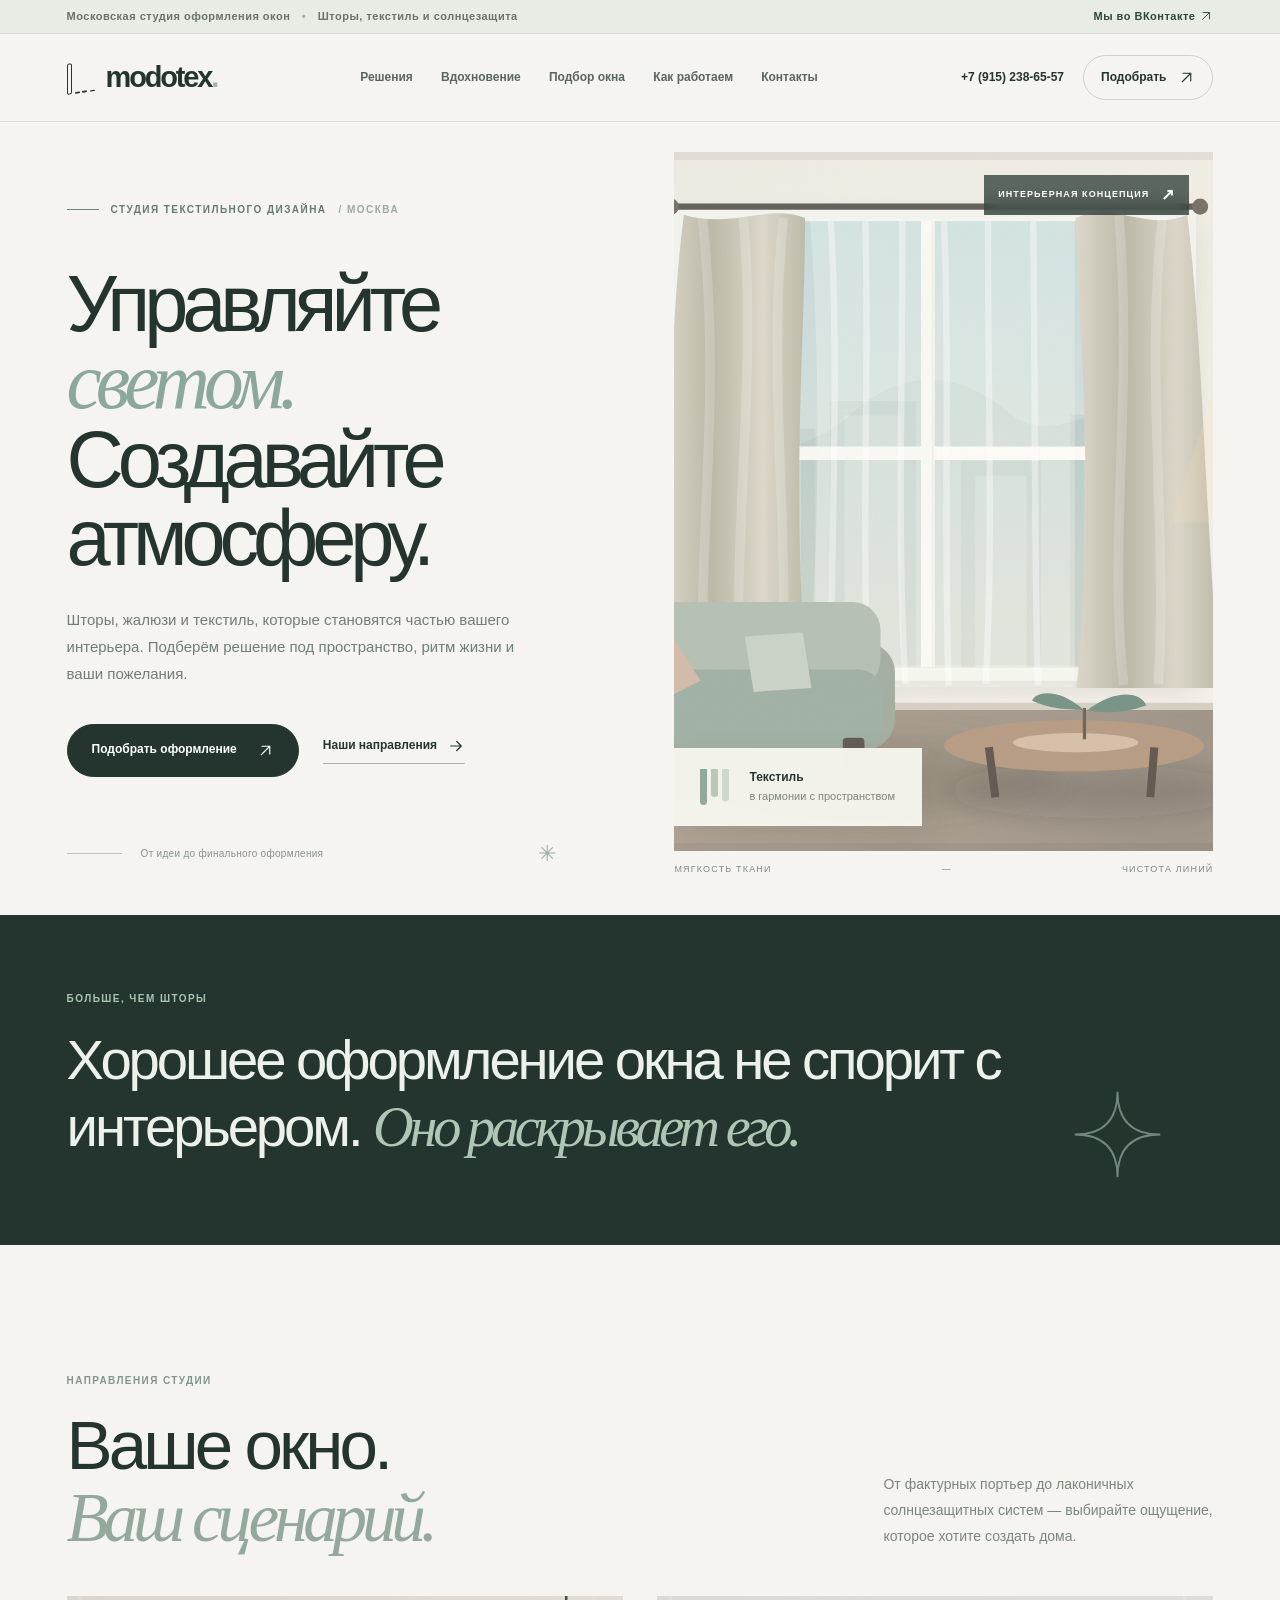
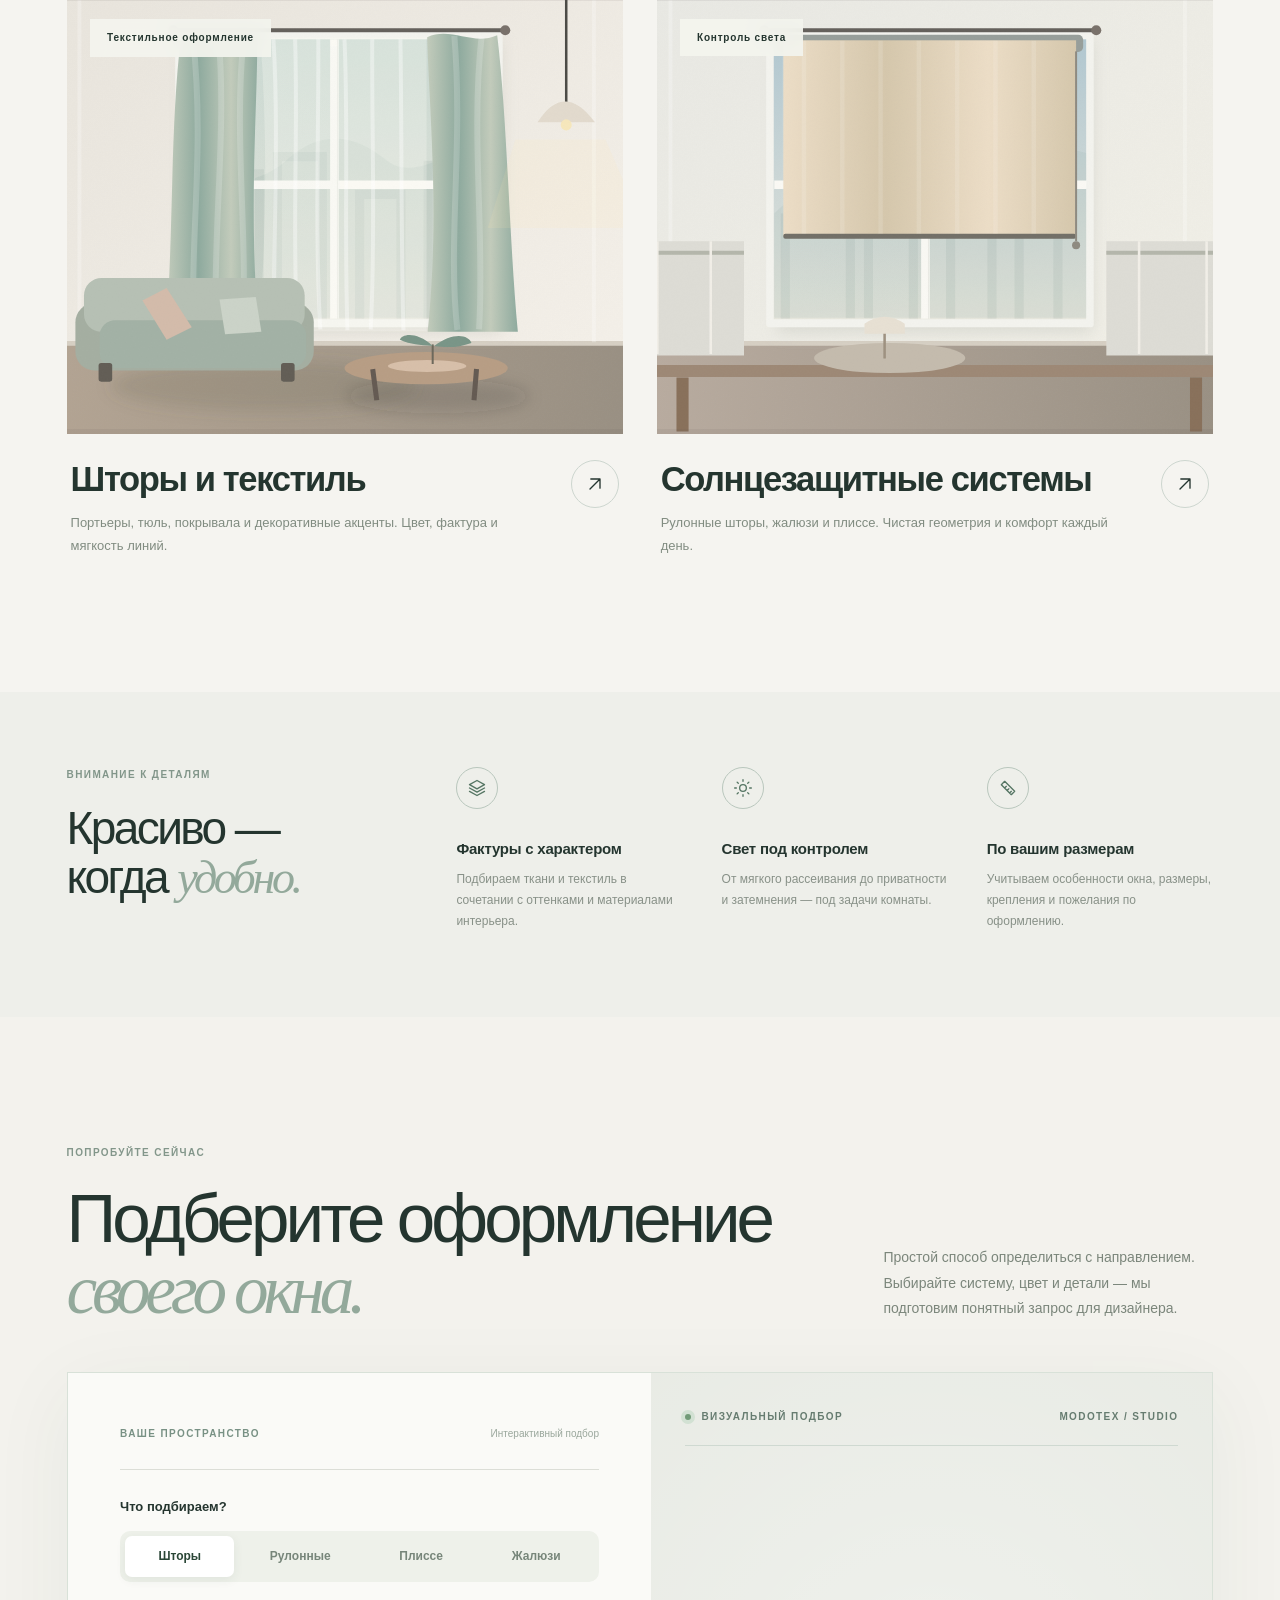
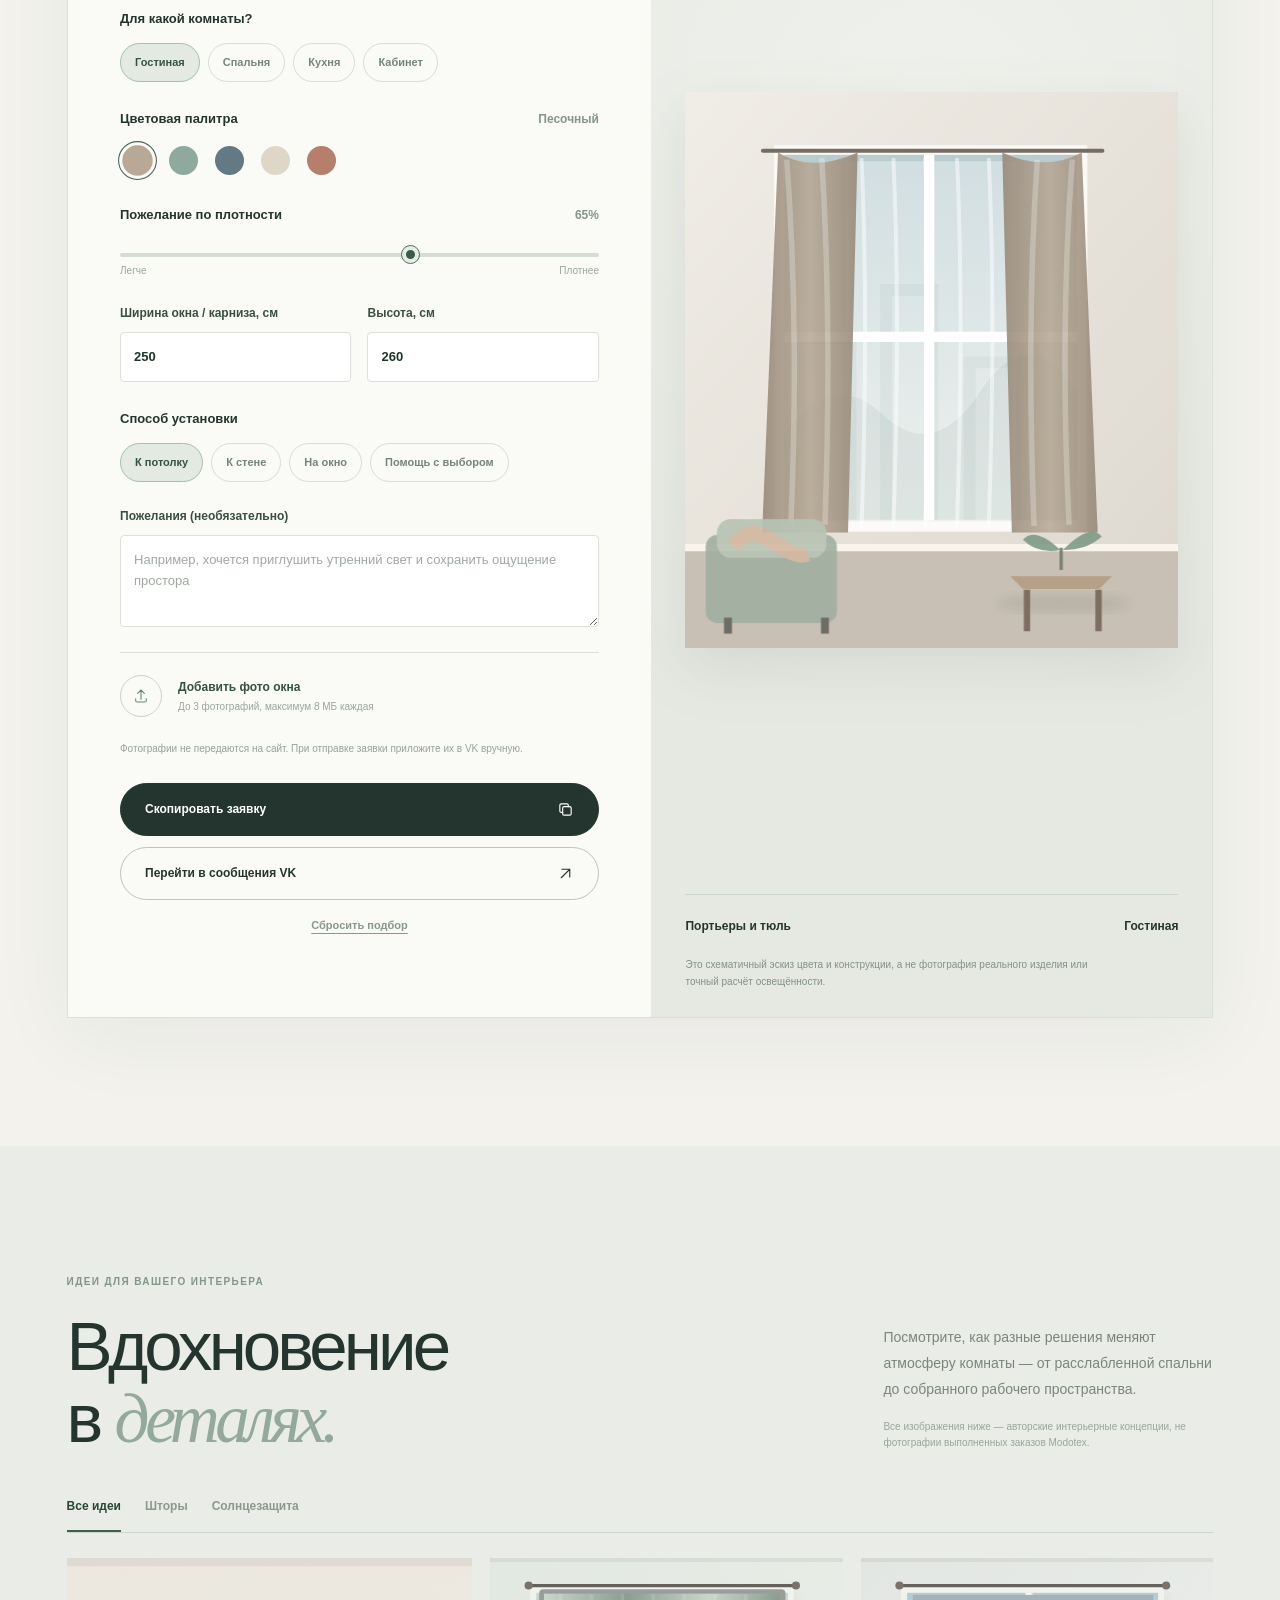
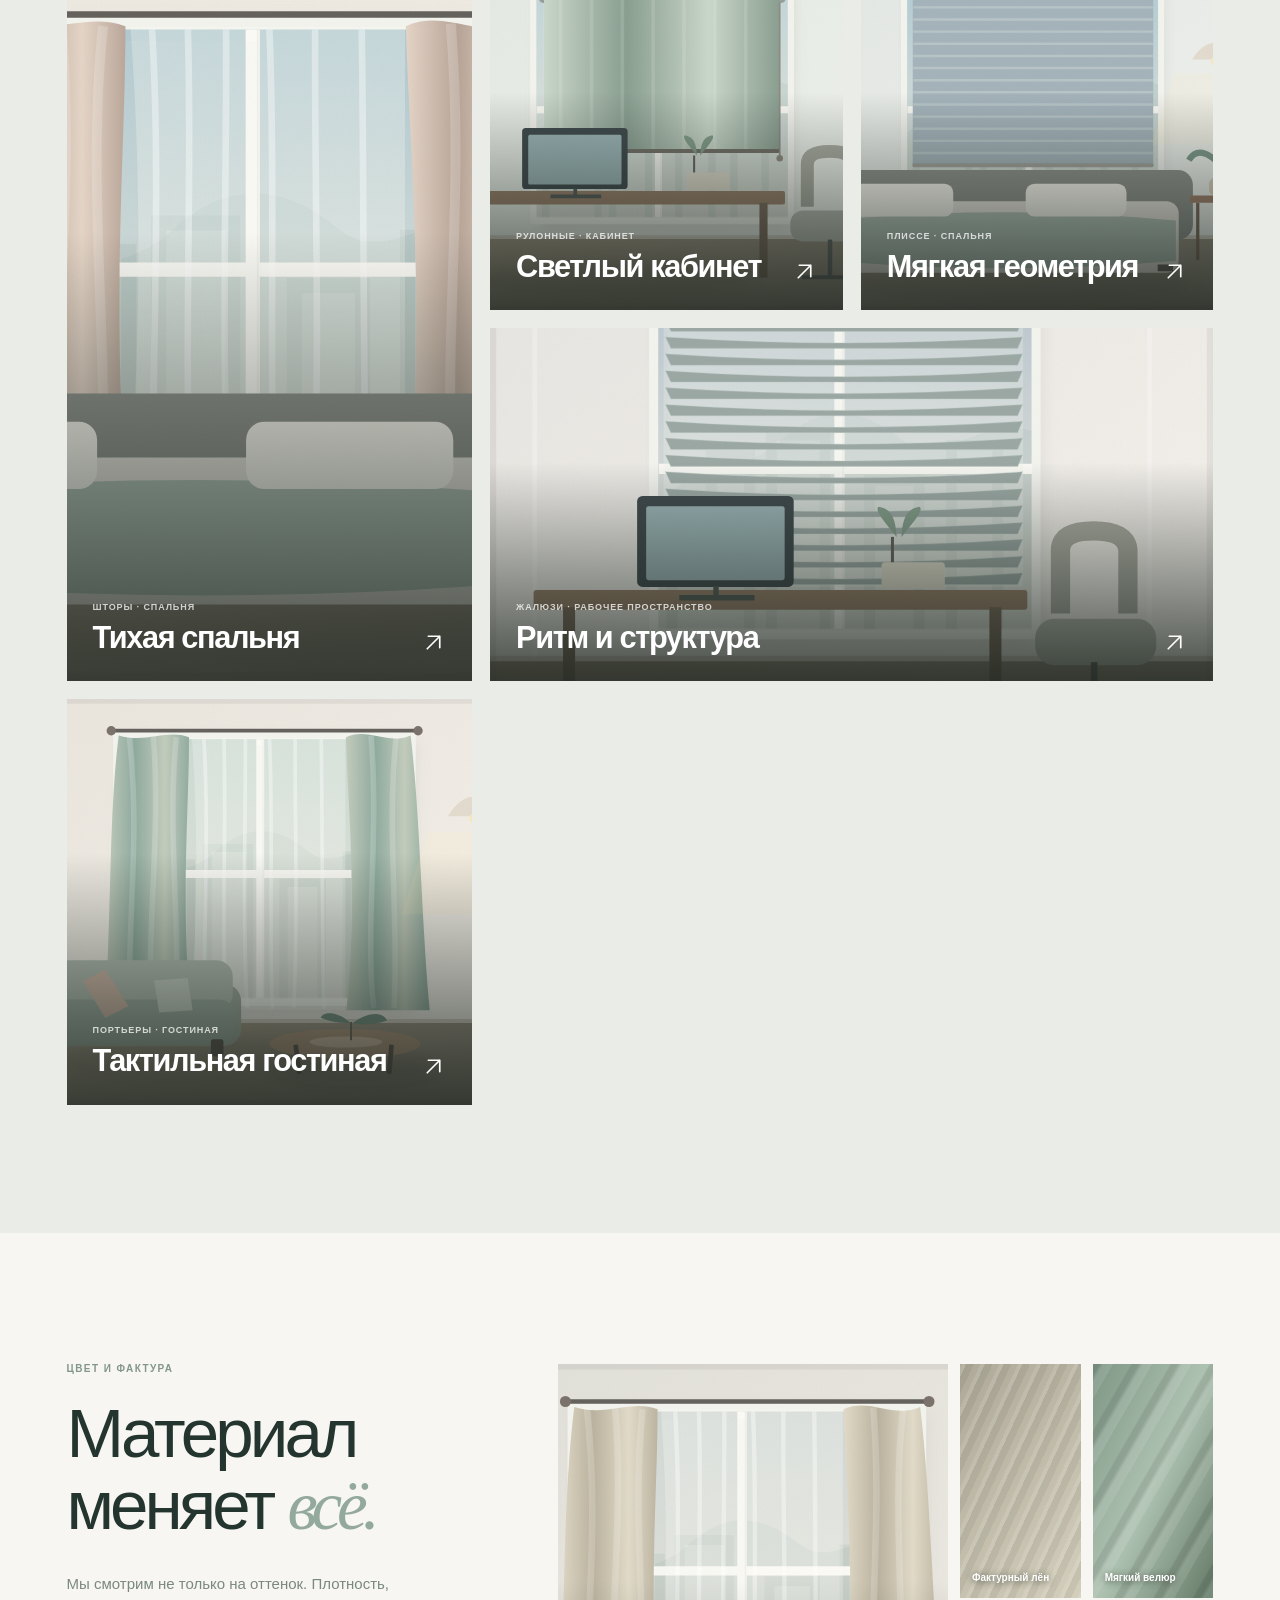
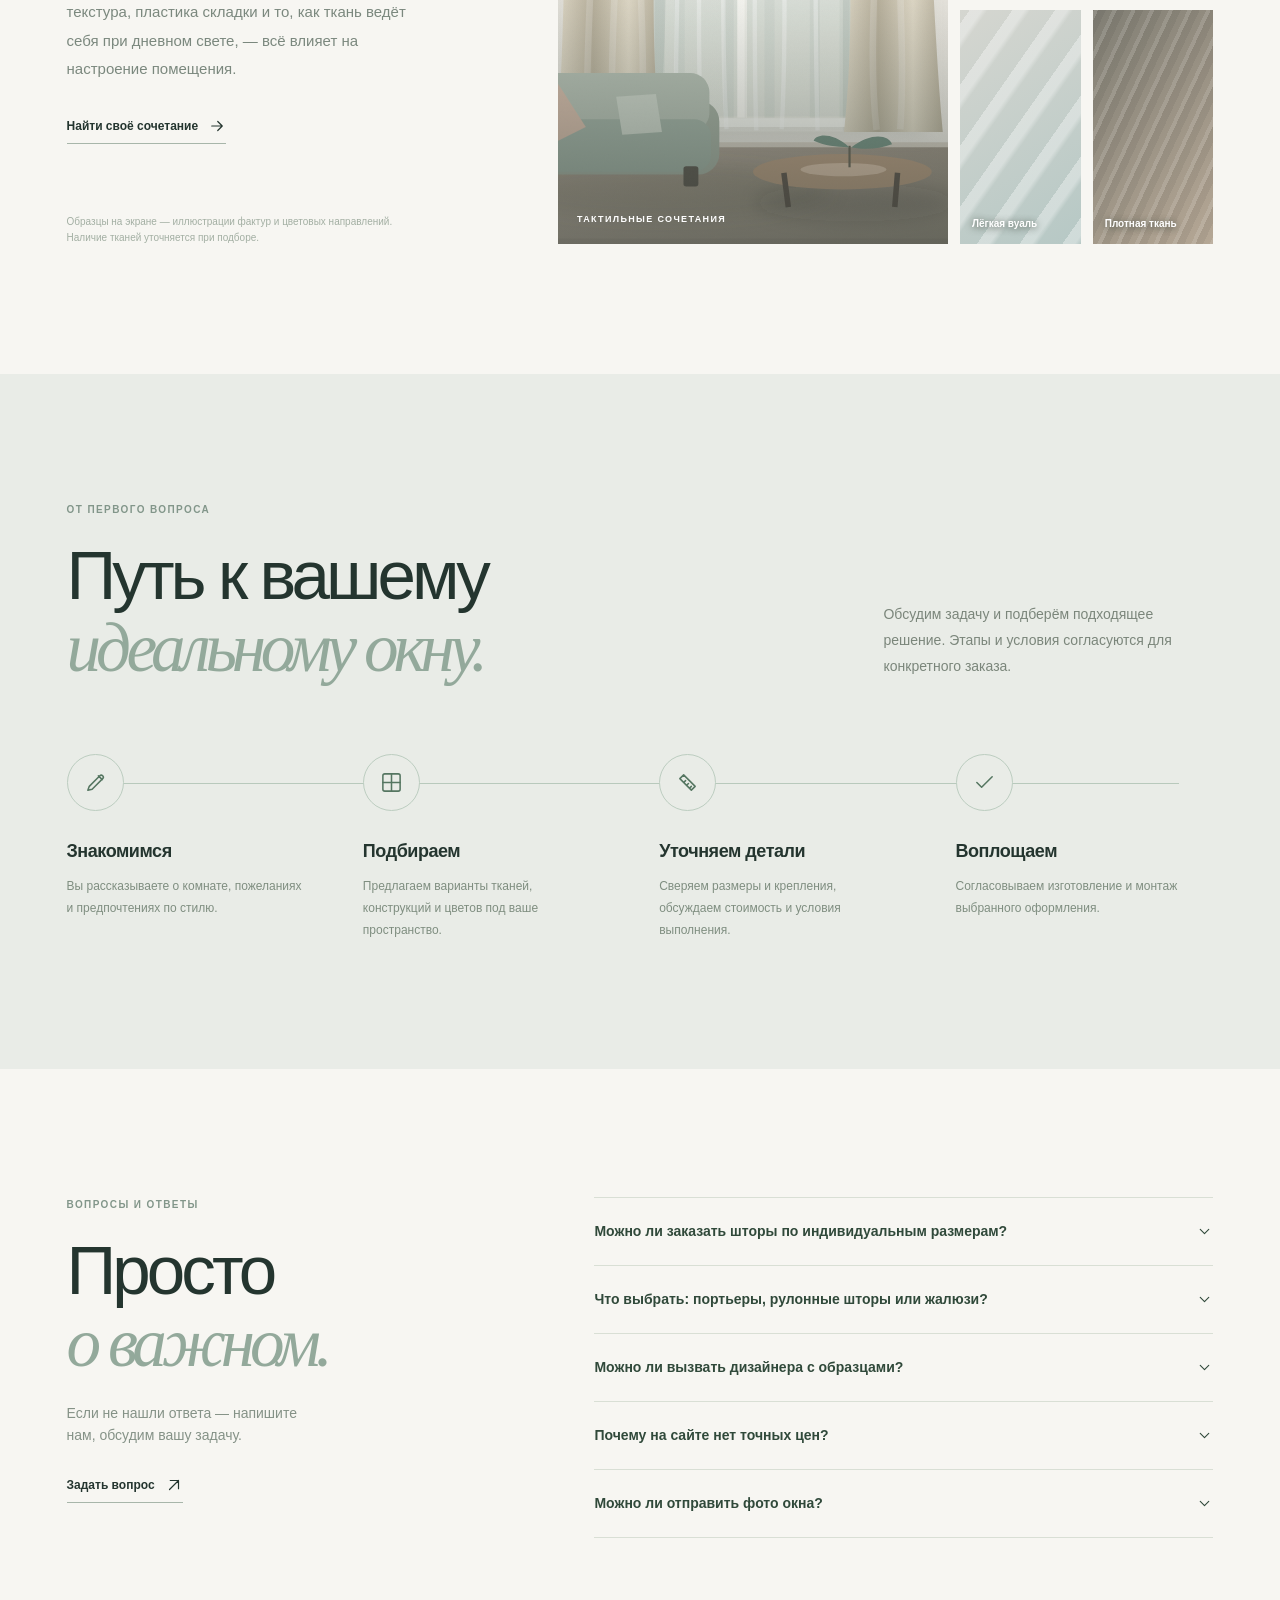
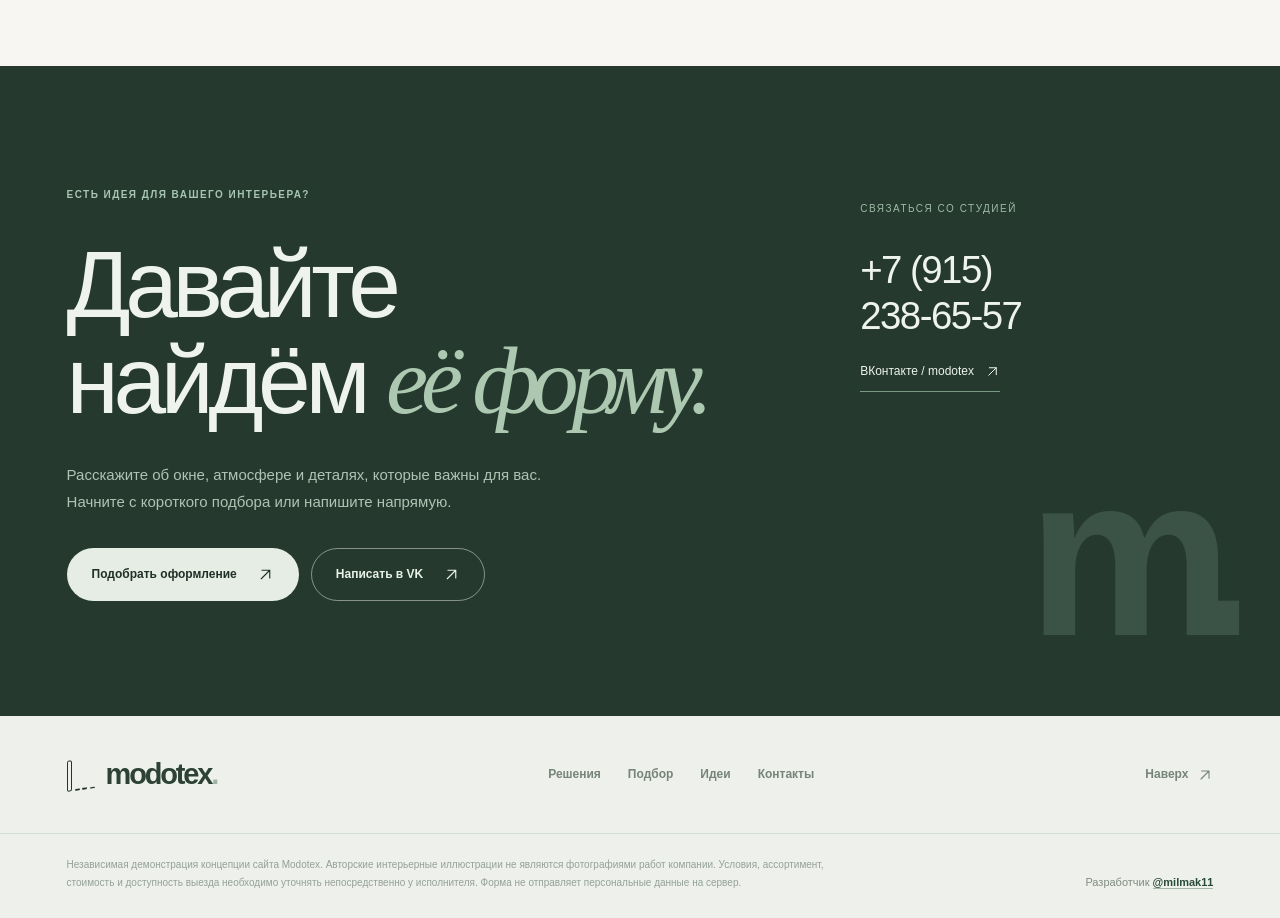
<file: index.html>
<!doctype html>
<html lang="ru">
<head>
  <meta charset="UTF-8"/>
  <meta name="viewport" content="width=device-width,initial-scale=1,viewport-fit=cover"/>
  <meta name="robots" content="noindex,nofollow,noarchive"/>
  <meta name="theme-color" content="#f5f4f0"/>
  <meta name="description" content="Modotex — индивидуальное оформление окон: шторы на заказ, жалюзи, рулонные шторы и плиссе. Подбор решения под интерьер. Демонстрационный сайт."/>
  <title>MODOTEX — текстиль и свет в вашем интерьере | Демоверсия</title>
  <link rel="icon" type="image/svg+xml" href="assets/favicon.svg"/>
  <link rel="stylesheet" href="assets/styles.css"/>
</head>
<body>
<svg aria-hidden="true" style="position:absolute;width:0;height:0;overflow:hidden" xmlns="http://www.w3.org/2000/svg">
  <symbol id="i-arr" viewBox="0 0 24 24"><path d="M5 12h14m-6-6 6 6-6 6"/></symbol>
  <symbol id="i-arr-up" viewBox="0 0 24 24"><path d="M6 18 18 6M7 6h11v11"/></symbol>
  <symbol id="i-check" viewBox="0 0 24 24"><path d="m4 12 5 5L20 6"/></symbol>
  <symbol id="i-phone" viewBox="0 0 24 24"><path d="M22 16.92v3a2 2 0 0 1-2.18 2A19.8 19.8 0 0 1 11.2 18.5a19.5 19.5 0 0 1-6-6 19.8 19.8 0 0 1-3.42-8.67A2 2 0 0 1 3.77 1.7h3a2 2 0 0 1 2 1.72c.13.96.37 1.9.71 2.8a2 2 0 0 1-.45 2.1L7.76 9.59a16 16 0 0 0 6.65 6.65l1.27-1.27a2 2 0 0 1 2.1-.45c.9.34 1.84.58 2.8.71a2 2 0 0 1 1.72 2.34Z"/></symbol>
  <symbol id="i-menu" viewBox="0 0 24 24"><path d="M4 7h16M4 12h16M4 17h16"/></symbol>
  <symbol id="i-close" viewBox="0 0 24 24"><path d="M5 5 19 19M19 5 5 19"/></symbol>
  <symbol id="i-plus" viewBox="0 0 24 24"><path d="M12 5v14M5 12h14"/></symbol>
  <symbol id="i-copy" viewBox="0 0 24 24"><rect x="8" y="8" width="12" height="12" rx="2"/><path d="M16 8V6a2 2 0 0 0-2-2H6a2 2 0 0 0-2 2v8a2 2 0 0 0 2 2h2"/></symbol>
  <symbol id="i-upload" viewBox="0 0 24 24"><path d="M12 17V3m-5 5 5-5 5 5M4 16v3a2 2 0 0 0 2 2h12a2 2 0 0 0 2-2v-3"/></symbol>
  <symbol id="i-ruler" viewBox="0 0 24 24"><path d="M4 8 16 20l4-4L8 4 4 8Zm4 4 2-2m1 5 2-2m1 5 2-2"/></symbol>
  <symbol id="i-sun" viewBox="0 0 24 24"><circle cx="12" cy="12" r="4"/><path d="M12 2v2m0 16v2M4.93 4.93l1.41 1.41m11.32 11.32 1.41 1.41M2 12h2m16 0h2M4.93 19.07l1.41-1.41M17.66 6.34l1.41-1.41"/></symbol>
  <symbol id="i-layers" viewBox="0 0 24 24"><path d="m12 3 9 5-9 5-9-5 9-5Zm-9 9 9 5 9-5M3 16l9 5 9-5"/></symbol>
  <symbol id="i-pen" viewBox="0 0 24 24"><path d="m15 5 4 4M4 20l4.5-1 11-11a2.12 2.12 0 0 0-3-3l-11 11L4 20Z"/></symbol>
  <symbol id="i-chevron" viewBox="0 0 24 24"><path d="m6 9 6 6 6-6"/></symbol>
  <symbol id="i-window" viewBox="0 0 24 24"><rect x="3" y="3" width="18" height="18" rx="2"/><path d="M12 3v18M3 12h18"/></symbol>
  <symbol id="i-spark" viewBox="0 0 24 24"><path d="m12 2 2 7 7 3-7 2-2 8-3-8-7-2 7-3 3-7Z"/></symbol>
</svg>

<div class="topline"><div class="container topline-inner"><span>Московская студия оформления окон <span class="topline-sep">•</span> Шторы, текстиль и солнцезащита</span><a href="https://vk.com/modotex" target="_blank" rel="noopener noreferrer">Мы во ВКонтакте <svg class="ico mini"><use href="#i-arr-up"/></svg></a></div></div>
<header class="site-header" id="top"><div class="container nav-shell">
  <a class="brand" href="#top" aria-label="Modotex, на главную"><span class="brand-mark" aria-hidden="true"><span></span><span></span><span></span><span></span></span><span class="brand-word">modotex<span class="brand-dot">.</span></span></a>
  <nav class="desktop-nav" aria-label="Основная навигация"><a href="#solutions">Решения</a><a href="#ideas">Вдохновение</a><a href="#designer">Подбор окна</a><a href="#process">Как работаем</a><a href="#contact">Контакты</a></nav>
  <div class="nav-ctas"><a class="nav-phone" href="tel:+79152386557">+7 (915) 238-65-57</a><a class="nav-link-button" href="#designer">Подобрать <svg class="ico"><use href="#i-arr-up"/></svg></a></div>
  <button class="menu-toggle" id="menuToggle" aria-label="Открыть меню" aria-controls="mobileMenu" aria-expanded="false"><svg class="ico"><use href="#i-menu"/></svg></button>
</div>
<nav id="mobileMenu" class="mobile-menu" aria-label="Мобильное меню" hidden><a href="#solutions">Решения</a><a href="#ideas">Вдохновение</a><a href="#designer">Подбор окна</a><a href="#process">Как работаем</a><a href="#contact">Контакты</a><a href="tel:+79152386557">+7 (915) 238-65-57</a></nav>
</header>

<main>
<section class="hero" id="hero"><div class="container hero-grid">
 <div class="hero-copy reveal"><div class="eyebrow"><span class="eyebrow-dash"></span> СТУДИЯ ТЕКСТИЛЬНОГО ДИЗАЙНА <span class="eyebrow-location">/ МОСКВА</span></div>
  <h1>Управляйте<br><em>светом.</em><br>Создавайте<br>атмосферу.</h1>
  <p class="hero-lead">Шторы, жалюзи и текстиль, которые становятся частью вашего интерьера. Подберём решение под пространство, ритм жизни и ваши пожелания.</p>
  <div class="hero-actions"><a href="#designer" class="btn btn-dark">Подобрать оформление <svg class="ico"><use href="#i-arr-up"/></svg></a><a href="#solutions" class="text-link">Наши направления <svg class="ico"><use href="#i-arr"/></svg></a></div>
  <div class="hero-bottom"><div class="hero-bottom-line"></div><span>От идеи до финального оформления</span><span class="hero-bottom-star">✳</span></div>
 </div>
 <div class="hero-visual reveal reveal-delay"><div class="hero-image-wrap"><img src="assets/illustrations/hero-atmosphere.svg" alt="Демонстрационный интерьер гостиной с текстильным оформлением окна" fetchpriority="high"/><span class="image-corner-label">ИНТЕРЬЕРНАЯ КОНЦЕПЦИЯ <span>↗</span></span><div class="hero-image-card"><span class="card-abstract" aria-hidden="true"><i></i><i></i><i></i></span><span>Текстиль<br><strong>в гармонии с пространством</strong></span></div></div><div class="visual-credit">МЯГКОСТЬ ТКАНИ <span>—</span> ЧИСТОТА ЛИНИЙ</div></div>
</div></section>

<section class="statement"><div class="container statement-inner"><span class="eyebrow eyebrow-invert">БОЛЬШЕ, ЧЕМ ШТОРЫ</span><p>Хорошее оформление окна не спорит с интерьером. <em>Оно раскрывает его.</em></p><svg class="statement-icon" viewBox="0 0 80 80" aria-hidden="true"><path d="M40 4c0 24 12 36 36 36-24 0-36 12-36 36C40 52 28 40 4 40 28 40 40 28 40 4Z" fill="none" stroke="currentColor" stroke-width="1.5"/></svg></div></section>

<section class="solutions section-space" id="solutions"><div class="container"><div class="section-head reveal"><div><span class="section-label">НАПРАВЛЕНИЯ СТУДИИ</span><h2>Ваше окно.<br><em>Ваш сценарий.</em></h2></div><p>От фактурных портьер до лаконичных солнцезащитных систем — выбирайте ощущение, которое хотите создать дома.</p></div>
<div class="solution-grid">
 <article class="solution-item reveal"><a href="#designer" class="solution-image" data-preset="drapes" aria-label="Подобрать классические шторы"><img src="assets/illustrations/drapes-living.svg" alt="Концепт светлой гостиной с портьерами и тюлем" loading="eager"/><span class="solution-chip">Текстильное оформление</span></a><div class="solution-meta"><div><h3>Шторы и текстиль</h3><p>Портьеры, тюль, покрывала и декоративные акценты. Цвет, фактура и мягкость линий.</p></div><button class="round-arrow" type="button" data-preset="drapes" aria-label="Подобрать шторы"><svg class="ico"><use href="#i-arr-up"/></svg></button></div></article>
 <article class="solution-item reveal reveal-delay"><a href="#designer" class="solution-image" data-preset="roller" aria-label="Подобрать солнцезащиту"><img src="assets/illustrations/roller-kitchen.svg" alt="Концепт кухни с рулонной солнцезащитной системой" loading="eager"/><span class="solution-chip">Контроль света</span></a><div class="solution-meta"><div><h3>Солнцезащитные системы</h3><p>Рулонные шторы, жалюзи и плиссе. Чистая геометрия и комфорт каждый день.</p></div><button class="round-arrow" type="button" data-preset="roller" aria-label="Подобрать рулонные шторы"><svg class="ico"><use href="#i-arr-up"/></svg></button></div></article>
</div></div></section>

<section class="benefits"><div class="container benefit-grid"><div class="benefit-intro"><span class="section-label">ВНИМАНИЕ К ДЕТАЛЯМ</span><h2>Красиво —<br>когда <em>удобно.</em></h2></div>
<div class="benefit"><div class="benefit-icon"><svg class="ico"><use href="#i-layers"/></svg></div><h3>Фактуры с характером</h3><p>Подбираем ткани и текстиль в сочетании с оттенками и материалами интерьера.</p></div>
<div class="benefit"><div class="benefit-icon"><svg class="ico"><use href="#i-sun"/></svg></div><h3>Свет под контролем</h3><p>От мягкого рассеивания до приватности и затемнения — под задачи комнаты.</p></div>
<div class="benefit"><div class="benefit-icon"><svg class="ico"><use href="#i-ruler"/></svg></div><h3>По вашим размерам</h3><p>Учитываем особенности окна, размеры, крепления и пожелания по оформлению.</p></div>
</div></section>

<section class="designer section-space" id="designer"><div class="container"><div class="section-head designer-head reveal"><div><span class="section-label">ПОПРОБУЙТЕ СЕЙЧАС</span><h2>Подберите оформление<br><em>своего окна.</em></h2></div><p>Простой способ определиться с направлением. Выбирайте систему, цвет и детали — мы подготовим понятный запрос для дизайнера.</p></div>
<div class="designer-app" id="designerApp">
 <div class="designer-controls">
  <div class="app-topline"><span>ВАШЕ ПРОСТРАНСТВО</span><span class="step-counter">Интерактивный подбор</span></div>
  <div class="control-group"><h3>Что подбираем?</h3><div class="segmented" id="systemGroup" role="group" aria-label="Тип оформления окна">
   <button type="button" class="segment is-active" data-system="drapes" aria-pressed="true">Шторы</button><button type="button" class="segment" data-system="roller" aria-pressed="false">Рулонные</button><button type="button" class="segment" data-system="pleated" aria-pressed="false">Плиссе</button><button type="button" class="segment" data-system="blinds" aria-pressed="false">Жалюзи</button>
  </div></div>
  <div class="control-group"><h3>Для какой комнаты?</h3><div class="pill-row" id="roomGroup" role="group" aria-label="Тип комнаты"><button type="button" class="pill is-active" data-room="Гостиная" aria-pressed="true">Гостиная</button><button type="button" class="pill" data-room="Спальня" aria-pressed="false">Спальня</button><button type="button" class="pill" data-room="Кухня" aria-pressed="false">Кухня</button><button type="button" class="pill" data-room="Кабинет" aria-pressed="false">Кабинет</button></div></div>
  <div class="control-group"><div class="group-heading"><h3>Цветовая палитра</h3><span id="chosenColor">Песочный</span></div><div class="swatch-row" role="group" aria-label="Цвет оформления"><button class="swatch is-active" type="button" data-color="sand" aria-label="Песочный" aria-pressed="true" style="--swatch:#b8a895"></button><button class="swatch" type="button" data-color="sage" aria-label="Шалфейный" aria-pressed="false" style="--swatch:#8eaa9e"></button><button class="swatch" type="button" data-color="slate" aria-label="Графитово-синий" aria-pressed="false" style="--swatch:#637a84"></button><button class="swatch" type="button" data-color="milk" aria-label="Молочный" aria-pressed="false" style="--swatch:#ded7c8"></button><button class="swatch" type="button" data-color="terracotta" aria-label="Терракотовый" aria-pressed="false" style="--swatch:#b57f6c"></button></div></div>
  <div class="control-group slider-control"><div class="group-heading"><h3 id="lightLabel">Пожелание по плотности</h3><span><output id="lightValue" for="lightRange">65</output>%</span></div><input id="lightRange" type="range" min="10" max="100" step="5" value="65" aria-label="Условный уровень затемнения"/><div class="range-ends"><span>Легче</span><span>Плотнее</span></div></div>
  <div class="form-row"><label>Ширина окна / карниза, см<input id="windowWidth" type="number" min="30" max="2000" step="1" value="250" inputmode="numeric"/></label><label>Высота, см<input id="windowHeight" type="number" min="30" max="1000" step="1" value="260" inputmode="numeric"/></label></div>
  <div class="control-group"><h3>Способ установки</h3><div class="pill-row" id="mountGroup" role="group" aria-label="Способ крепления"><button class="pill is-active" data-mount="Потолок" aria-pressed="true">К потолку</button><button class="pill" data-mount="Стена" aria-pressed="false">К стене</button><button class="pill" data-mount="На окно" aria-pressed="false">На окно</button><button class="pill" data-mount="Не знаю" aria-pressed="false">Помощь с выбором</button></div></div>
  <label class="notes-field">Пожелания (необязательно)<textarea id="notes" rows="3" maxlength="600" placeholder="Например, хочется приглушить утренний свет и сохранить ощущение простора"></textarea></label>
  <div class="upload-area"><label class="upload-prompt" for="roomPhotos"><svg class="ico"><use href="#i-upload"/></svg><span><strong>Добавить фото окна</strong><small>До 3 фотографий, максимум 8 МБ каждая</small></span></label><input id="roomPhotos" type="file" accept="image/jpeg,image/png,image/webp,image/gif" multiple hidden/><div class="uploaded-pictures" id="uploadList"></div><span class="upload-notice">Фотографии не передаются на сайт. При отправке заявки приложите их в VK вручную.</span></div>
  <div class="designer-actions"><button type="button" id="copyInquiry" class="btn btn-dark btn-full">Скопировать заявку <svg class="ico"><use href="#i-copy"/></svg></button><a id="vkDesignerLink" href="https://vk.me/modotex" target="_blank" rel="noopener noreferrer" class="btn btn-border btn-full">Перейти в сообщения VK <svg class="ico"><use href="#i-arr-up"/></svg></a><button type="button" class="reset-link" id="resetDesigner">Сбросить подбор</button></div>
  <div id="formStatus" class="form-status" role="status" aria-live="polite"></div>
 </div>
 <div class="designer-preview"><div class="preview-bar"><span><span class="live-dot"></span> ВИЗУАЛЬНЫЙ ПОДБОР</span><span>MODOTEX / STUDIO</span></div><div class="preview-stage" id="previewStage">
 <svg id="windowPreview" viewBox="0 0 620 700" aria-label="Условный эскиз оформления окна" role="img" xmlns="http://www.w3.org/2000/svg">
 <defs><linearGradient id="pvwall" x1="0" x2="1" y1="0" y2="1"><stop stop-color="#f0ede6"/><stop offset="1" stop-color="#ddd8cf"/></linearGradient><linearGradient id="pvsky" x1="0" x2="0" y1="0" y2="1"><stop stop-color="#b8ccd0"/><stop offset="1" stop-color="#e2e9e4"/></linearGradient><linearGradient id="pvfabric" x1="0" x2="1" y1="0" y2="0"><stop stop-color="#978b7e"/><stop offset=".5" stop-color="#b8a895"/><stop offset="1" stop-color="#978b7e"/></linearGradient><filter id="pvblur"><feGaussianBlur stdDeviation="7"/></filter></defs>
 <rect width="620" height="700" fill="url(#pvwall)"/><path d="M0 573h620v127H0Z" fill="#c8c0b5"/><path d="M0 573h620" stroke="#f9f5ec" stroke-width="9"/>
 <path d="M112 67h394v486H112Z" fill="#faf9f5"/><rect x="125" y="79" width="368" height="461" fill="url(#pvsky)"/>
 <path d="M125 430q60-84 124-24t123-30 121-1v163H125Z" fill="#72918e" opacity=".20"/><path d="M145 538V309h63v229m45 0V249h58v289m47 0V340h65v198" stroke="#5f817e" stroke-opacity=".12" stroke-width="15" fill="none"/>
 <path d="M307 79v460M125 308h368" stroke="#fff" stroke-width="13"/>
 <g id="pvDrapes"><rect x="202" y="87" width="215" height="463" fill="#fff" opacity=".35"/><path id="pvLeft" d="M117 76q42 26 100 0l-12 478H97Z" fill="url(#pvfabric)"/><path id="pvRight" d="M499 76q-46 25-100 0l12 478h108Z" fill="url(#pvfabric)"/><path d="M128 85q16 219 5 460M172 83q13 210 4 461M487 85q-16 216-4 459M443 85q-14 205-4 461" stroke="#fff" stroke-opacity=".25" stroke-width="7" fill="none"/><path d="M222 83q9 198 0 465m40-465q9 195 0 465m40-465q9 195 0 465m40-465q9 195 0 465m40-465q9 195 0 465" stroke="#fff" stroke-opacity=".5" stroke-width="5" fill="none"/><path d="M98 74h427" stroke="#756d64" stroke-width="5" stroke-linecap="round"/></g>
 <g id="pvRoller" style="display:none"><rect x="120" y="83" width="376" height="20" rx="5" fill="#777e7c"/><rect id="pvRollerScreen" x="129" y="97" width="356" height="300" fill="#b8a895" opacity=".93"/><path id="pvRollerBar" d="M129 397h356" stroke="#666b69" stroke-width="9"/><path id="pvChain" d="M472 110v293" stroke="#7e7973" stroke-width="3"/></g>
 <g id="pvPleated" style="display:none"><rect id="pvPleatedScreen" x="129" y="88" width="356" height="319" fill="#b8a895"/ ><path id="pvPleatLines" d="M129 119h356M129 150h356M129 181h356M129 212h356M129 243h356M129 274h356M129 305h356M129 336h356M129 367h356M129 398h356" stroke="#fff" stroke-opacity=".38" stroke-width="6"/></g>
 <g id="pvBlinds" style="display:none"><rect x="129" y="82" width="356" height="420" fill="#fff" opacity=".2"/><g id="pvBlindSlats"></g></g>
 <g opacity=".92"><rect x="26" y="557" width="165" height="111" rx="15" fill="#a1afa1"/><rect x="40" y="537" width="138" height="49" rx="18" fill="#b8c3b4"/><path d="M54 661v20m122-20v20" stroke="#65665e" stroke-width="10"/><path d="M61 572q19-29 49-7t44 16" fill="none" stroke="#d3b8a1" stroke-width="19"/><ellipse cx="475" cy="643" rx="83" ry="12" fill="#6e6a5d" opacity=".17" filter="url(#pvblur)"/><path d="M409 609h128l-16 16h-96Z" fill="#b49d84"/><path d="M430 626v52m90-52v52" stroke="#77675b" stroke-width="8"/><path d="M473 601v-28" stroke="#6f786b" stroke-width="4"/><path d="M472 576q-32-30-47-13 18 18 47 13Zm3 0q35-35 49-17-18 17-49 17Z" fill="#819b89"/></g>
 </svg>
 </div><div class="preview-footer"><span id="previewSystemText">Портьеры и тюль</span><span id="previewRoomText">Гостиная</span></div><div class="preview-disclaimer">Это схематичный эскиз цвета и конструкции, а не фотография реального изделия или точный расчёт освещённости.</div></div>
</div></div></section>

<section class="ideas section-space" id="ideas"><div class="container"><div class="section-head reveal"><div><span class="section-label">ИДЕИ ДЛЯ ВАШЕГО ИНТЕРЬЕРА</span><h2>Вдохновение<br>в <em>деталях.</em></h2></div><div class="ideas-intro"><p>Посмотрите, как разные решения меняют атмосферу комнаты — от расслабленной спальни до собранного рабочего пространства.</p><span class="concept-disclaimer">Все изображения ниже — авторские интерьерные концепции, не фотографии выполненных заказов Modotex.</span></div></div>
<div class="idea-controls" role="group" aria-label="Фильтр идей"><button type="button" class="idea-filter is-active" data-filter="all" aria-pressed="true">Все идеи</button><button type="button" class="idea-filter" data-filter="textile" aria-pressed="false">Шторы</button><button type="button" class="idea-filter" data-filter="shade" aria-pressed="false">Солнцезащита</button></div>
<div class="ideas-grid" id="ideasGrid">
 <button class="idea-card idea-large" type="button" data-kind="textile" data-image="assets/illustrations/warm-bedroom.svg" data-title="Тихая спальня" data-description="Мягкие портьеры в природных оттенках. Концепция спокойного, уютного пространства."><img src="assets/illustrations/warm-bedroom.svg" alt="Иллюстрация спальни с бежевыми портьерами"/><span class="idea-text"><span><small>ШТОРЫ · СПАЛЬНЯ</small><strong>Тихая спальня</strong></span><svg class="ico"><use href="#i-arr-up"/></svg></span></button>
 <button class="idea-card" type="button" data-kind="shade" data-image="assets/illustrations/sage-study.svg" data-title="Светлый кабинет" data-description="Рулонные шторы для рабочего пространства. Концепция лаконичного контроля дневного света."><img src="assets/illustrations/sage-study.svg" alt="Иллюстрация домашнего кабинета с рулонными шторами"/><span class="idea-text"><span><small>РУЛОННЫЕ · КАБИНЕТ</small><strong>Светлый кабинет</strong></span><svg class="ico"><use href="#i-arr-up"/></svg></span></button>
 <button class="idea-card" type="button" data-kind="shade" data-image="assets/illustrations/pleated-bedroom.svg" data-title="Мягкая геометрия" data-description="Плиссе на окне спальни. Концепция оформления с ритмичными линиями и приглушённым светом."><img src="assets/illustrations/pleated-bedroom.svg" alt="Иллюстрация спальни со шторами плиссе"/><span class="idea-text"><span><small>ПЛИССЕ · СПАЛЬНЯ</small><strong>Мягкая геометрия</strong></span><svg class="ico"><use href="#i-arr-up"/></svg></span></button>
 <button class="idea-card idea-wide" type="button" data-kind="shade" data-image="assets/illustrations/venetian-office.svg" data-title="Ритм и структура" data-description="Горизонтальные жалюзи в современном офисе. Концепция рабочего интерьера с точным направлением света."><img src="assets/illustrations/venetian-office.svg" alt="Иллюстрация рабочего места с жалюзи"/><span class="idea-text"><span><small>ЖАЛЮЗИ · РАБОЧЕЕ ПРОСТРАНСТВО</small><strong>Ритм и структура</strong></span><svg class="ico"><use href="#i-arr-up"/></svg></span></button>
 <button class="idea-card" type="button" data-kind="textile" data-image="assets/illustrations/drapes-living.svg" data-title="Тактильная гостиная" data-description="Портьеры цвета шалфея и воздушная прозрачная ткань. Концепция мягкого многослойного оформления."><img src="assets/illustrations/drapes-living.svg" alt="Иллюстрация гостиной с шалфейными шторами"/><span class="idea-text"><span><small>ПОРТЬЕРЫ · ГОСТИНАЯ</small><strong>Тактильная гостиная</strong></span><svg class="ico"><use href="#i-arr-up"/></svg></span></button>
</div></div></section>

<section class="materials section-space" id="materials"><div class="container"><div class="materials-layout"><div class="materials-copy reveal"><span class="section-label">ЦВЕТ И ФАКТУРА</span><h2>Материал<br>меняет <em>всё.</em></h2><p>Мы смотрим не только на оттенок. Плотность, текстура, пластика складки и то, как ткань ведёт себя при дневном свете, — всё влияет на настроение помещения.</p><a href="#designer" class="text-link">Найти своё сочетание <svg class="ico"><use href="#i-arr"/></svg></a><span class="fabric-footnote">Образцы на экране — иллюстрации фактур и цветовых направлений. Наличие тканей уточняется при подборе.</span></div><div class="materials-showcase reveal reveal-delay"><div class="fabric-hero"><div class="fabric-hero-img" aria-hidden="true"></div><span>ТАКТИЛЬНЫЕ СОЧЕТАНИЯ</span></div><div class="fabric-tiles"><div class="fabric-tile fabric-tile-linen"><span>Фактурный лён</span></div><div class="fabric-tile fabric-tile-velvet"><span>Мягкий велюр</span></div><div class="fabric-tile fabric-tile-sheer"><span>Лёгкая вуаль</span></div><div class="fabric-tile fabric-tile-shade"><span>Плотная ткань</span></div></div></div></div></div></section>

<section class="process section-space" id="process"><div class="container"><div class="section-head reveal"><div><span class="section-label">ОТ ПЕРВОГО ВОПРОСА</span><h2>Путь к вашему<br><em>идеальному окну.</em></h2></div><p>Обсудим задачу и подберём подходящее решение. Этапы и условия согласуются для конкретного заказа.</p></div><div class="process-grid"><div class="process-item"><div class="process-symbol"><svg class="ico"><use href="#i-pen"/></svg></div><h3>Знакомимся</h3><p>Вы рассказываете о комнате, пожеланиях и предпочтениях по стилю.</p></div><div class="process-item"><div class="process-symbol"><svg class="ico"><use href="#i-window"/></svg></div><h3>Подбираем</h3><p>Предлагаем варианты тканей, конструкций и цветов под ваше пространство.</p></div><div class="process-item"><div class="process-symbol"><svg class="ico"><use href="#i-ruler"/></svg></div><h3>Уточняем детали</h3><p>Сверяем размеры и крепления, обсуждаем стоимость и условия выполнения.</p></div><div class="process-item"><div class="process-symbol"><svg class="ico"><use href="#i-check"/></svg></div><h3>Воплощаем</h3><p>Согласовываем изготовление и монтаж выбранного оформления.</p></div></div></div></section>

<section class="faq section-space" id="faq"><div class="container faq-grid"><div><span class="section-label">ВОПРОСЫ И ОТВЕТЫ</span><h2>Просто<br><em>о важном.</em></h2><p>Если не нашли ответа — напишите нам, обсудим вашу задачу.</p><a href="https://vk.me/modotex" target="_blank" rel="noopener noreferrer" class="text-link">Задать вопрос <svg class="ico"><use href="#i-arr-up"/></svg></a></div><div class="faq-list"><details><summary>Можно ли заказать шторы по индивидуальным размерам? <svg class="ico"><use href="#i-chevron"/></svg></summary><p>Да, в описании студии заявлен индивидуальный пошив текстиля. Для подбора полезны размеры окна или карниза, фотография комнаты и пожелания по ткани. Точные размеры лучше согласовать со специалистом.</p></details><details><summary>Что выбрать: портьеры, рулонные шторы или жалюзи? <svg class="ico"><use href="#i-chevron"/></svg></summary><p>Портьеры помогают создать мягкий, текстильный образ. Рулонные системы выглядят лаконично, жалюзи позволяют направлять свет, а плиссе подходят для разных сценариев оформления. Выбор зависит от окна и задачи — подберите вариант в нашем конструкторе.</p></details><details><summary>Можно ли вызвать дизайнера с образцами? <svg class="ico"><use href="#i-chevron"/></svg></summary><p>В описании сообщества Modotex заявлен бесплатный выезд дизайнера с образцами тканей. Уточняйте действующие условия, территорию выезда и доступность при обращении.</p></details><details><summary>Почему на сайте нет точных цен? <svg class="ico"><use href="#i-chevron"/></svg></summary><p>Стоимость зависит от ткани, конструкции, размеров, крепления и состава работ. Без подтверждённого прайса мы не показываем условные цифры как реальные цены. После подбора можно запросить индивидуальный расчёт.</p></details><details><summary>Можно ли отправить фото окна? <svg class="ico"><use href="#i-chevron"/></svg></summary><p>Да. В конструкторе можно предварительно выбрать фотографии для удобства. Они остаются на вашем устройстве: после перехода в сообщения VK прикрепите снимки вручную.</p></details></div></div></section>

<section class="contact" id="contact"><div class="container contact-grid"><div class="contact-copy"><span class="eyebrow eyebrow-invert">ЕСТЬ ИДЕЯ ДЛЯ ВАШЕГО ИНТЕРЬЕРА?</span><h2>Давайте<br>найдём <em>её форму.</em></h2><p>Расскажите об окне, атмосфере и деталях, которые важны для вас. Начните с короткого подбора или напишите напрямую.</p><div class="contact-actions"><a class="btn btn-light" href="#designer">Подобрать оформление <svg class="ico"><use href="#i-arr-up"/></svg></a><a href="https://vk.me/modotex" target="_blank" rel="noopener noreferrer" class="btn btn-line-white">Написать в VK <svg class="ico"><use href="#i-arr-up"/></svg></a></div></div><div class="contact-aside"><span class="contact-aside-label">СВЯЗАТЬСЯ СО СТУДИЕЙ</span><a href="tel:+79152386557" class="contact-number">+7 (915)<br>238-65-57</a><a class="contact-community" href="https://vk.com/modotex" target="_blank" rel="noopener noreferrer">ВКонтакте / modotex <svg class="ico"><use href="#i-arr-up"/></svg></a><div class="contact-monogram" aria-hidden="true">m.</div></div></div></section>
</main>
<footer class="site-footer"><div class="container footer-top"><a href="#top" class="brand footer-brand"><span class="brand-mark" aria-hidden="true"><span></span><span></span><span></span><span></span></span><span class="brand-word">modotex<span class="brand-dot">.</span></span></a><nav aria-label="Навигация подвала"><a href="#solutions">Решения</a><a href="#designer">Подбор</a><a href="#ideas">Идеи</a><a href="#contact">Контакты</a></nav><a class="footer-up" href="#top">Наверх <svg class="ico"><use href="#i-arr-up"/></svg></a></div><div class="container footer-bottom"><div class="footer-notice">Независимая демонстрация концепции сайта Modotex. Авторские интерьерные иллюстрации не являются фотографиями работ компании. Условия, ассортимент, стоимость и доступность выезда необходимо уточнять непосредственно у исполнителя. Форма не отправляет персональные данные на сервер.</div><div class="footer-developer">Разработчик <a href="https://t.me/milmak11" target="_blank" rel="noopener noreferrer">@milmak11</a></div></div></footer>

<div class="lightbox" id="ideaModal" role="dialog" aria-modal="true" aria-label="Просмотр концепции" aria-hidden="true" hidden><div class="lightbox-backdrop" data-close-modal></div><div class="lightbox-panel"><button class="lightbox-close" type="button" id="closeModal" aria-label="Закрыть просмотр"><svg class="ico"><use href="#i-close"/></svg></button><div class="lightbox-img"><img id="modalImage" src="assets/illustrations/warm-bedroom.svg" alt="Демонстрационная интерьерная концепция"/></div><div class="lightbox-copy"><span>ДЕМОНСТРАЦИОННАЯ КОНЦЕПЦИЯ</span><h3 id="modalTitle"></h3><p id="modalDescription"></p><a href="#designer" id="modalDesignerLink" class="btn btn-dark">Подобрать похожее <svg class="ico"><use href="#i-arr"/></svg></a></div></div></div>
<div class="toast" role="status" id="globalToast" aria-live="polite"></div>
<script src="assets/app.js" defer></script>
</body>
</html>
</file>
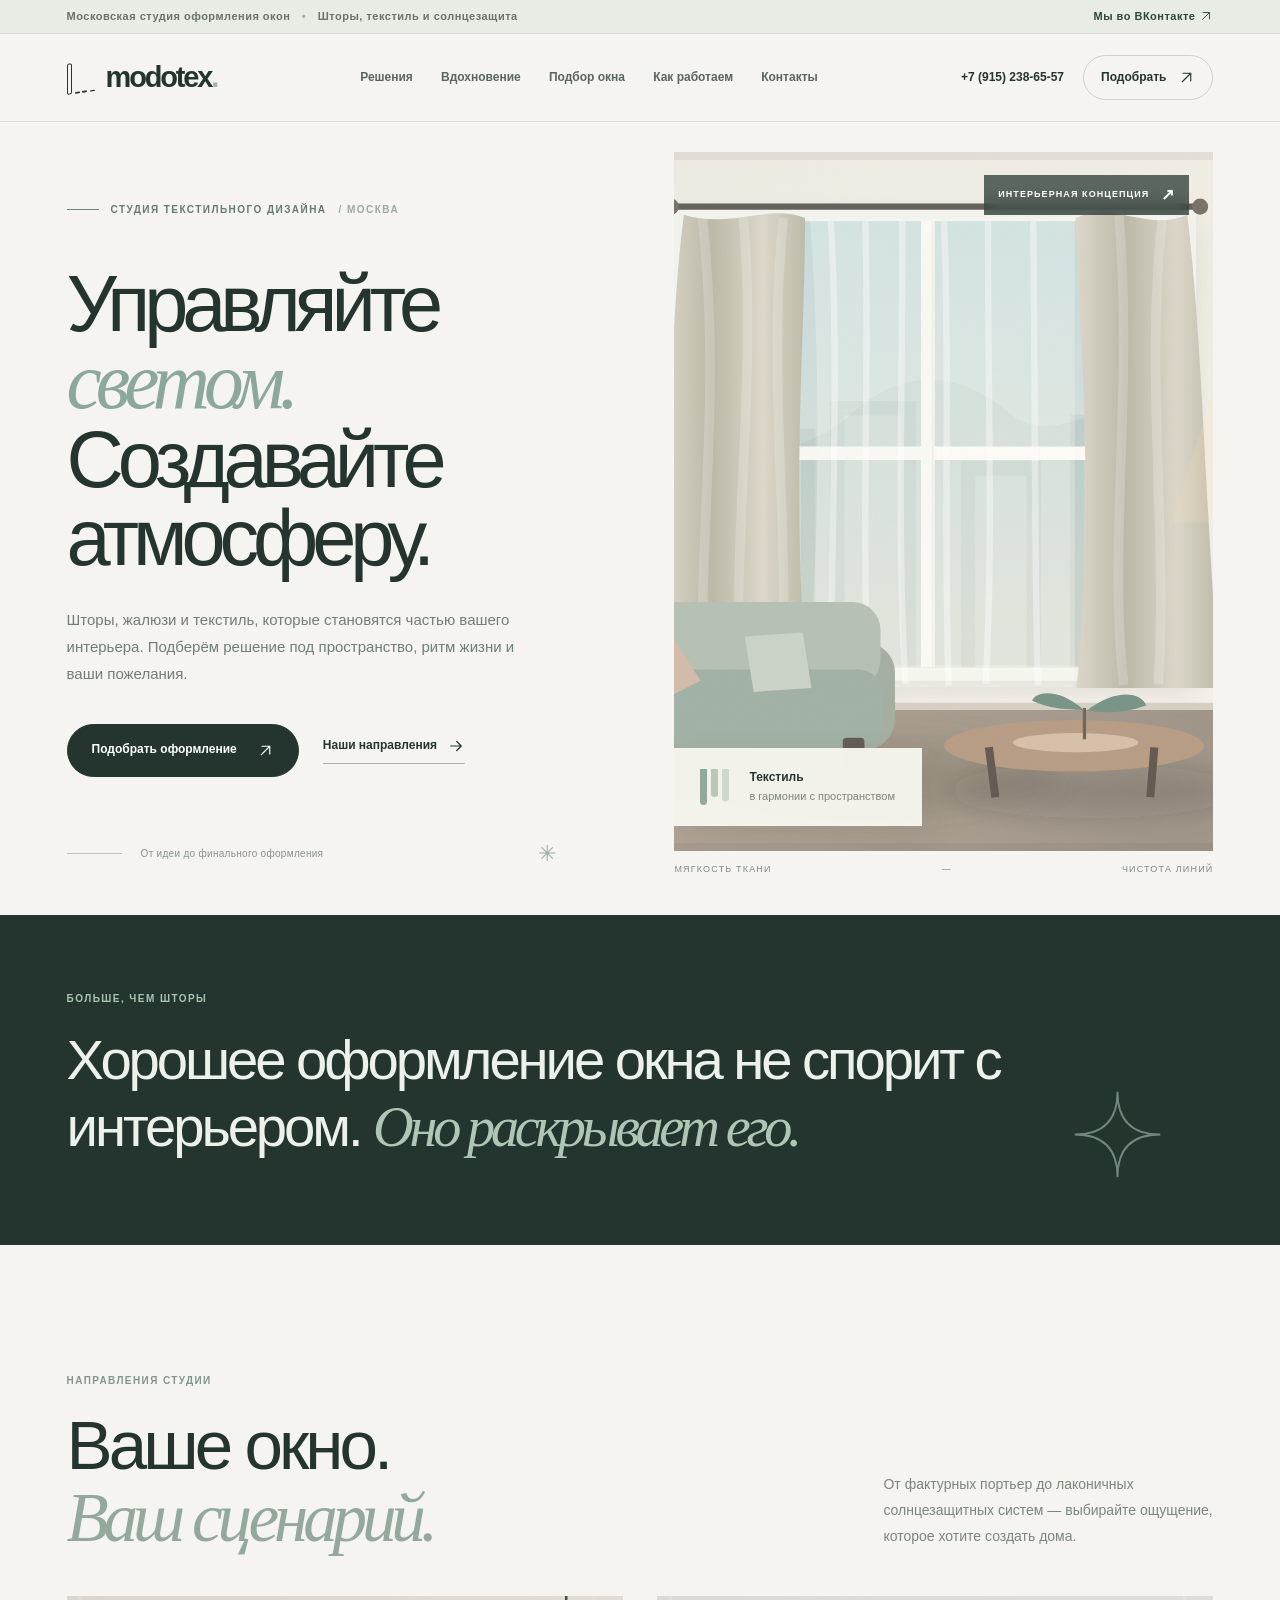
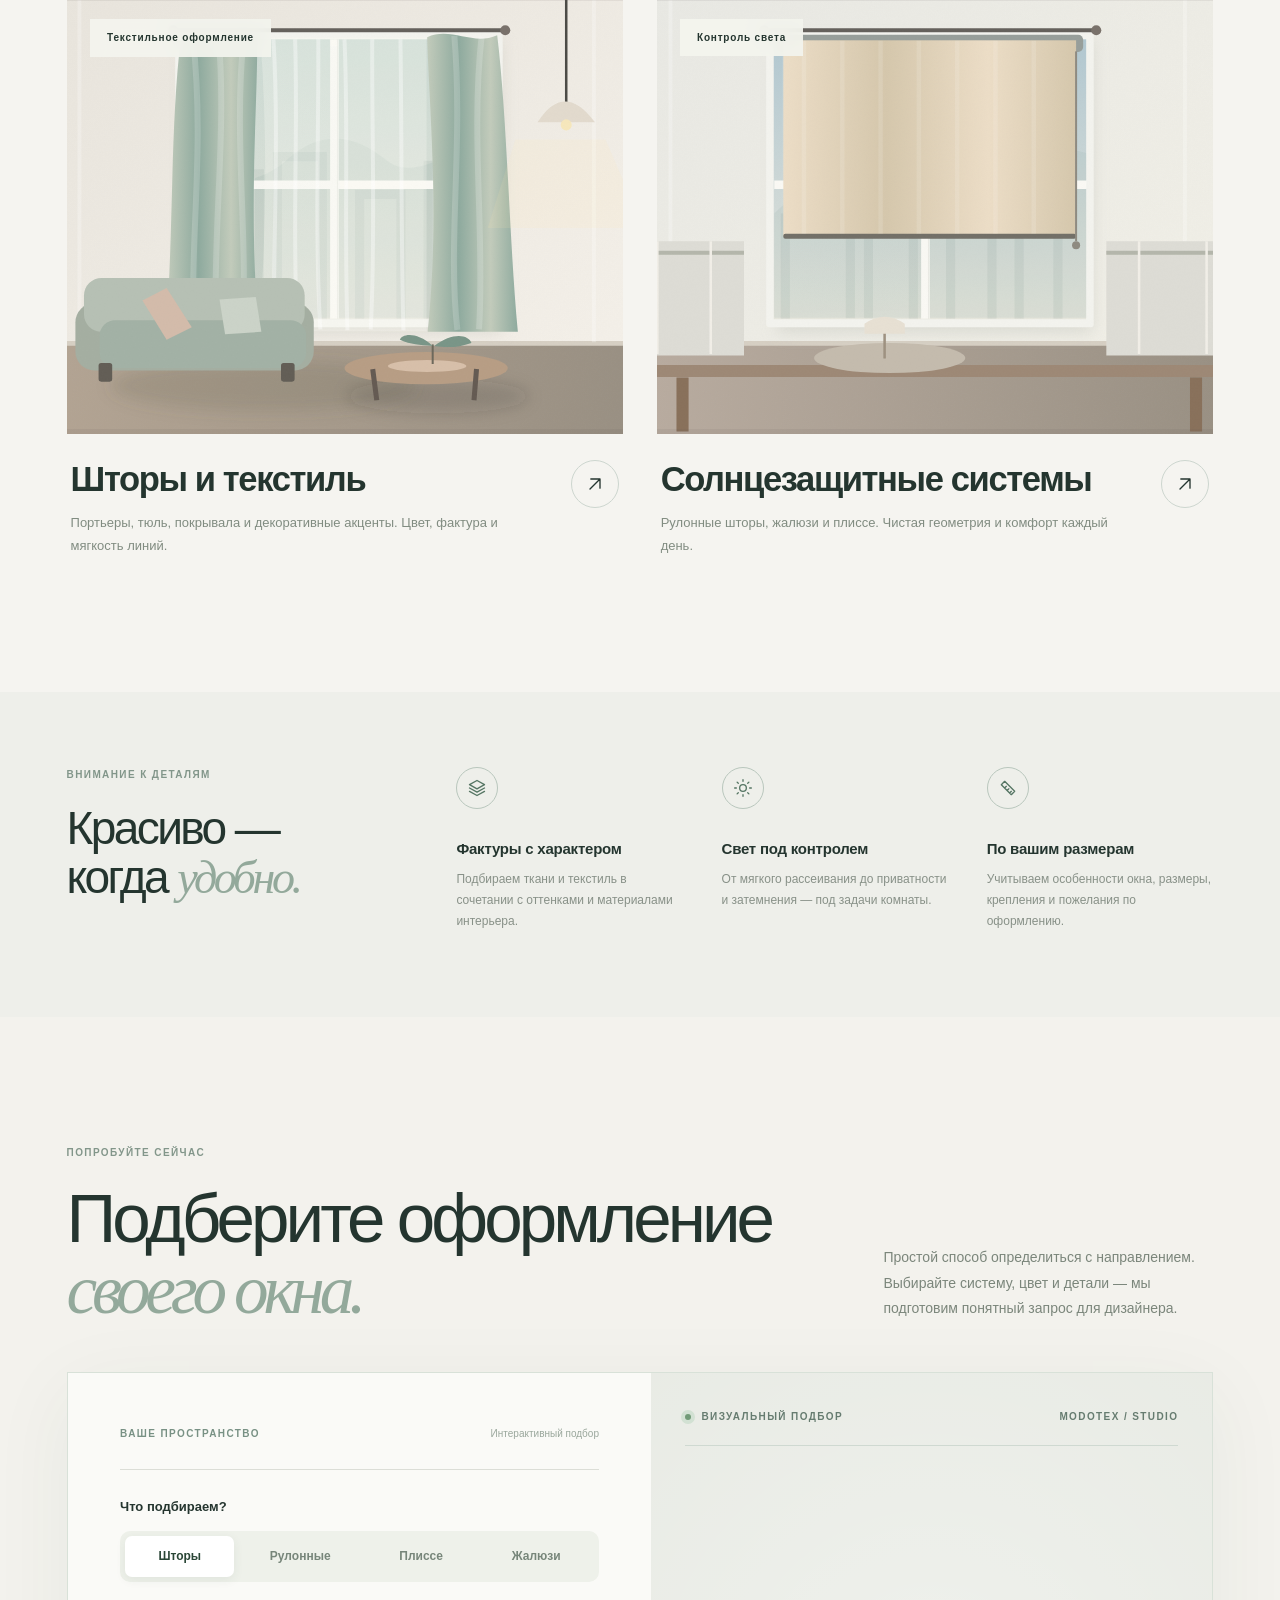
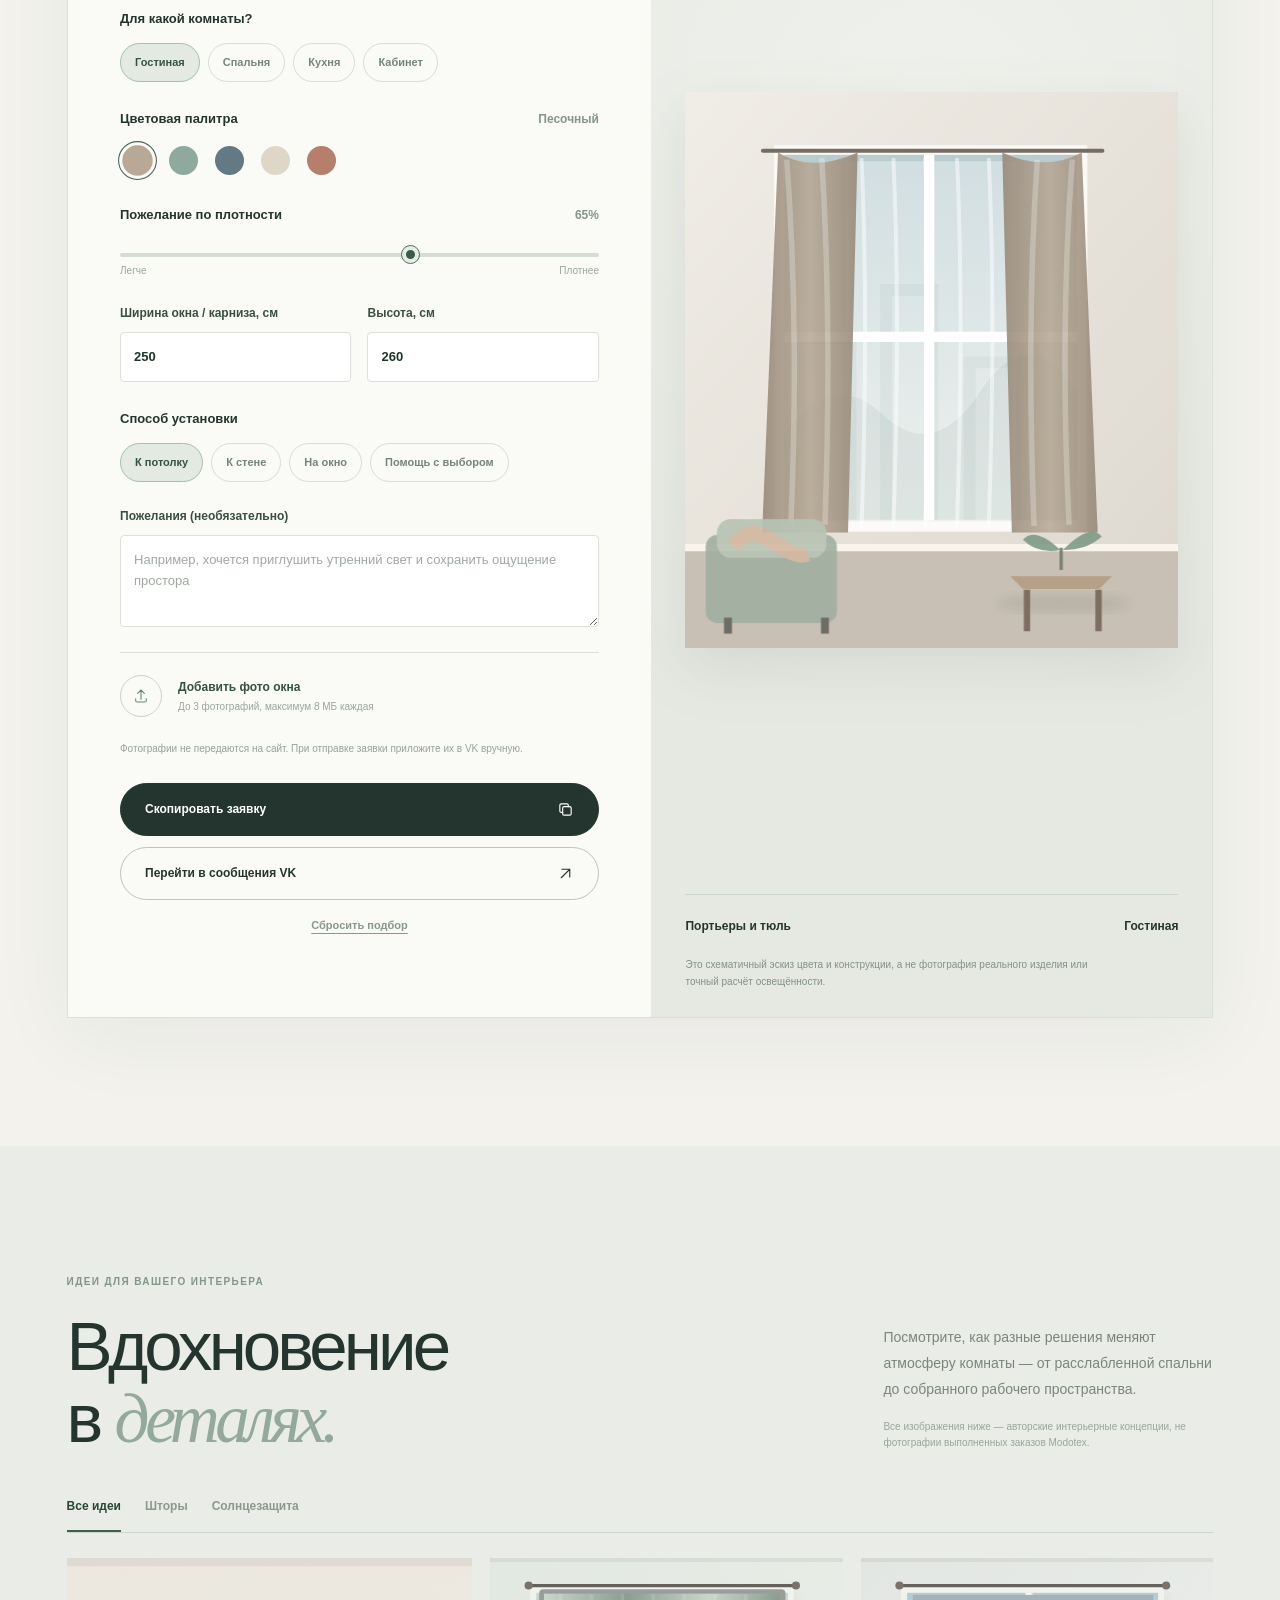
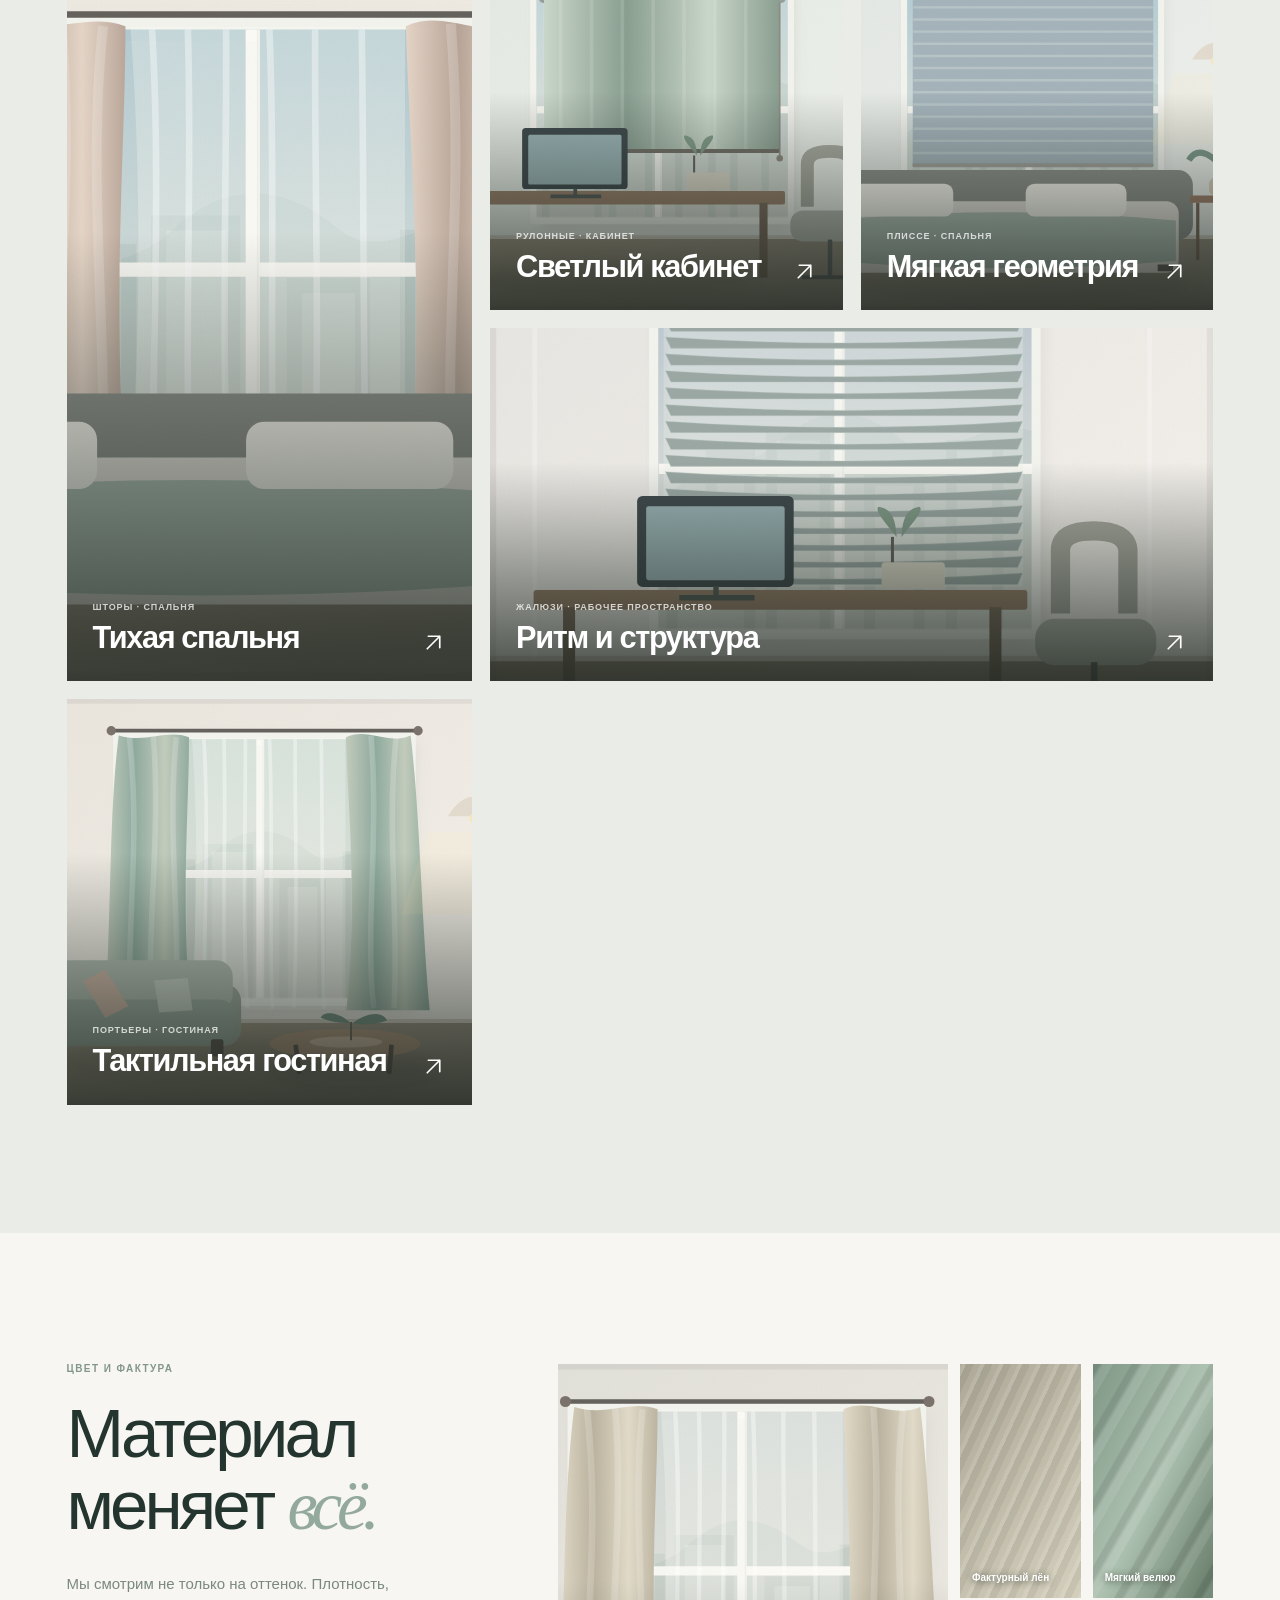
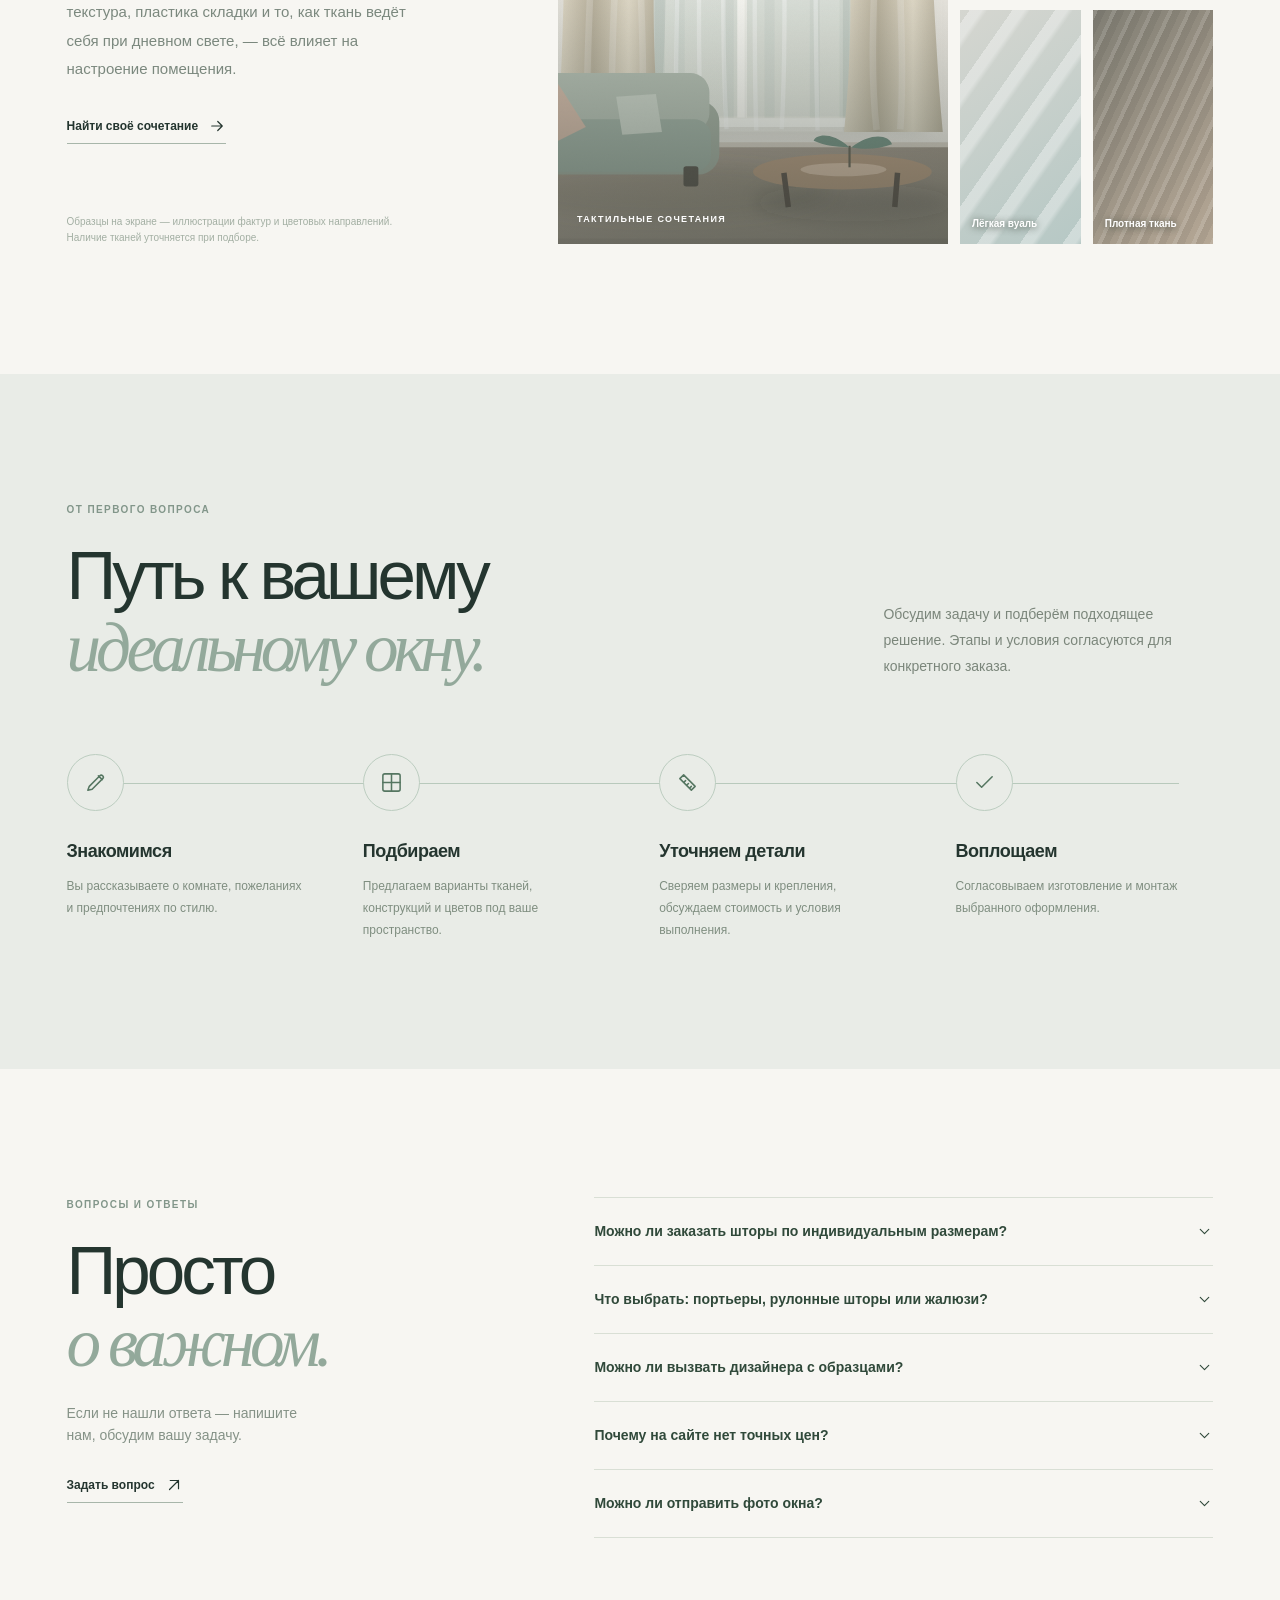
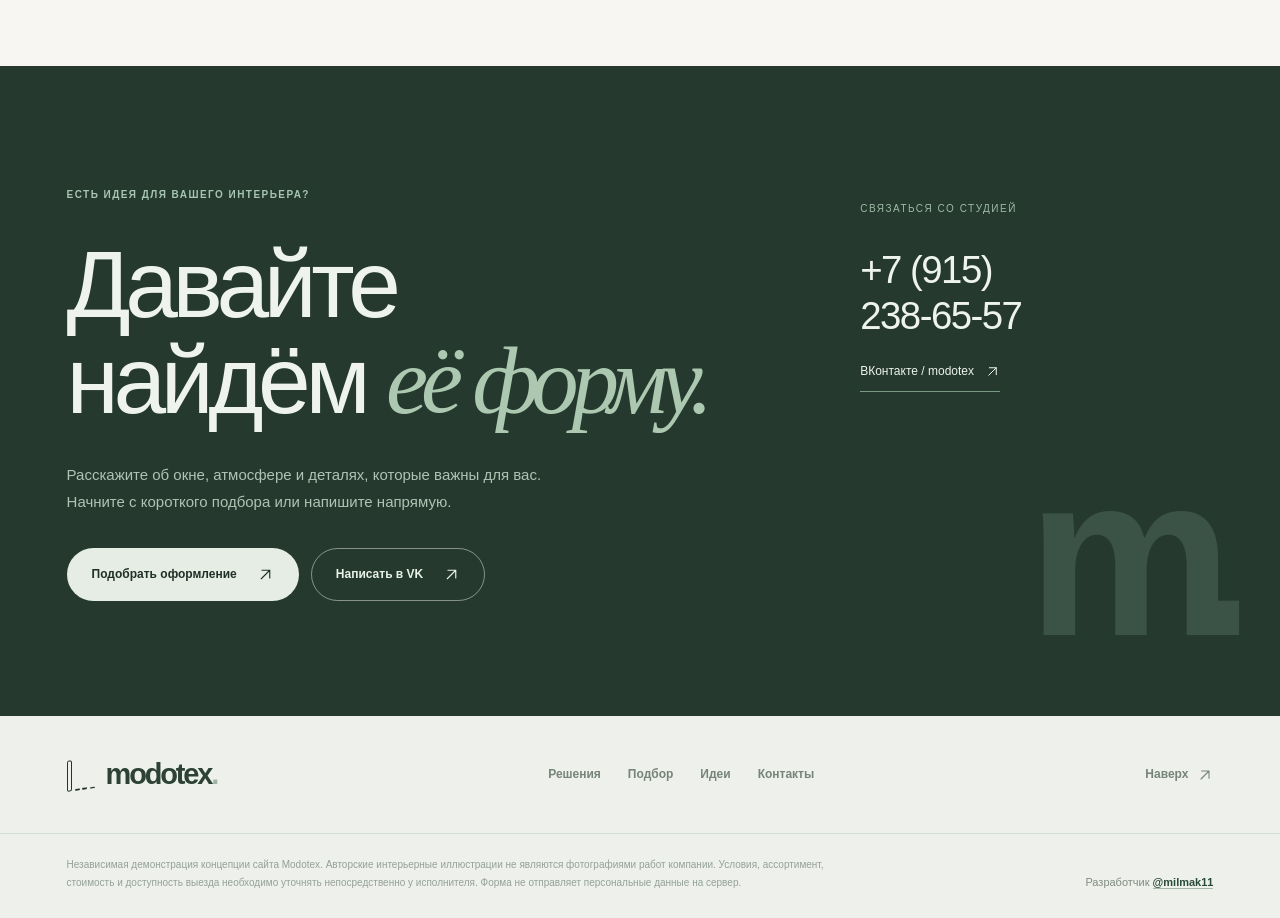
<file: preview-offline.html>
<!doctype html>
<html lang="ru">
<head>
  <meta charset="UTF-8"/>
  <meta name="viewport" content="width=device-width,initial-scale=1,viewport-fit=cover"/>
  <meta name="robots" content="noindex,nofollow,noarchive"/>
  <meta name="theme-color" content="#f5f4f0"/>
  <meta name="description" content="Modotex — индивидуальное оформление окон: шторы на заказ, жалюзи, рулонные шторы и плиссе. Подбор решения под интерьер. Демонстрационный сайт."/>
  <title>MODOTEX — текстиль и свет в вашем интерьере | Демоверсия</title>
  <link rel="icon" type="image/svg+xml" href="[data-uri]"/>
  <style>
/* Modotex — concept website. Original front-end by @milmak11. */
:root{--paper:#f5f4f0;--paper2:#eeeee8;--cream:#e8e4dc;--ink:#24352f;--ink-deep:#1e3029;--muted:#737b74;--sage:#9aac9e;--sage-light:#e1e9e0;--line:#dcded7;--white:#fff;--serif:Georgia,'Times New Roman',serif;--sans:'Inter','Helvetica Neue',Arial,sans-serif;--width:1372px;--pad:clamp(20px,5.2vw,86px)}
*,*::before,*::after{box-sizing:border-box}html{scroll-behavior:smooth;scroll-padding-top:88px}body{margin:0;background:var(--paper);color:var(--ink);font-family:var(--sans);font-size:15px;line-height:1.55;-webkit-font-smoothing:antialiased}body.modal-open{overflow:hidden}img,svg{display:block;max-width:100%}img{width:100%;height:auto}button,input,textarea{font:inherit}button{cursor:pointer}a{text-decoration:none;color:inherit}a:focus-visible,button:focus-visible,input:focus-visible,textarea:focus-visible,summary:focus-visible{outline:3px solid #9cbdb2;outline-offset:3px}::selection{background:#b1c8b7;color:#20352d}h1,h2,h3,p{margin:0}h1,h2{font-weight:500;letter-spacing:-.057em}h1 em,h2 em,.statement em,.contact h2 em{font-family:var(--serif);font-style:italic;font-weight:400;letter-spacing:-.075em}.container{max-width:calc(var(--width) + var(--pad)*2);margin-inline:auto;padding-inline:var(--pad)}.section-space{padding-block:clamp(80px,10vw,155px)}.ico{width:20px;height:20px;flex:0 0 auto;fill:none;stroke:currentColor;stroke-width:1.6;stroke-linecap:round;stroke-linejoin:round}.ico.mini{width:14px;height:14px}.topline{background:#e9ebe5;border-bottom:1px solid #d9ddd6;color:#69736b;font-size:11px;font-weight:600;letter-spacing:.045em}.topline-inner{min-height:33px;display:flex;align-items:center;justify-content:space-between;gap:16px}.topline-sep{margin:0 8px;color:#a5ada2}.topline a{display:flex;align-items:center;gap:4px;color:#2a483b;white-space:nowrap}.topline a:hover{text-decoration:underline}.site-header{position:relative;z-index:50;background:var(--paper);border-bottom:1px solid var(--line)}.nav-shell{height:87px;display:flex;align-items:center;gap:26px}.brand{display:inline-flex;gap:10px;align-items:center;white-space:nowrap}.brand-word{font-size:29px;font-weight:800;line-height:1;letter-spacing:-.075em}.brand-dot{color:#9db5a5}.brand-mark{width:27px;height:31px;display:flex;align-items:stretch;gap:3px;transform:skewY(-8deg);margin-right:2px}.brand-mark span{border:1.8px solid var(--ink);border-radius:2px;width:5px;transform-origin:bottom}.brand-mark span:nth-child(2){transform:scaleY(.84);margin-top:auto}.brand-mark span:nth-child(3){transform:scaleY(.92);margin-top:auto}.brand-mark span:nth-child(4){transform:scaleY(.67);margin-top:auto}.desktop-nav{display:flex;align-items:center;justify-content:center;gap:clamp(14px,2.2vw,32px);flex:1}.desktop-nav a{font-size:12px;font-weight:650;color:#59665d;transition:color .2s}.desktop-nav a:hover{color:var(--ink)}.nav-ctas{display:flex;align-items:center;gap:19px}.nav-phone{font-size:12px;white-space:nowrap;font-weight:700}.nav-link-button{border:1px solid #cad2ca;border-radius:999px;padding:12px 17px;display:inline-flex;align-items:center;gap:12px;font-size:12px;font-weight:750;transition:background .2s,color .2s}.nav-link-button:hover{background:var(--ink);color:var(--white)}.nav-link-button .ico{width:17px;height:17px}.menu-toggle{display:none;border:1px solid var(--line);background:transparent;width:43px;height:43px;border-radius:50%;align-items:center;justify-content:center}.mobile-menu{position:absolute;top:100%;left:0;right:0;background:var(--paper);border-bottom:1px solid var(--line);padding:12px var(--pad) 22px;box-shadow:0 18px 24px rgba(25,39,32,.09)}.mobile-menu:not([hidden]){display:grid;gap:0}.mobile-menu a{padding:13px 3px;border-bottom:1px solid var(--line);font-size:15px;font-weight:600}.mobile-menu a:last-child{border:0;color:#668676}.hero{overflow:hidden}.hero-grid{min-height:740px;display:grid;grid-template-columns: 53% 47%;align-items:stretch}.hero-copy{padding:80px 7% 44px 0;display:flex;flex-direction:column;align-items:flex-start}.eyebrow{display:inline-flex;align-items:center;gap:12px;font-weight:750;font-size:10px;letter-spacing:.145em;color:#667b70}.eyebrow-dash{height:1px;width:32px;background:#6a8576}.eyebrow-location{color:#9aaba1}.hero h1{font-size:clamp(62px,6.2vw,112px);line-height:.98;margin:47px 0 29px;letter-spacing:-.077em}.hero h1 em{color:#8ba89b}.hero-lead{max-width:465px;color:#707e74;font-size:15px;line-height:1.8}.hero-actions{display:flex;align-items:center;gap:24px;margin-top:37px;flex-wrap:wrap}.btn{display:inline-flex;align-items:center;justify-content:center;gap:20px;border-radius:100px;padding:17px 24px;font-size:12px;font-weight:700;line-height:1.3;transition:transform .24s ease,background .24s ease,border-color .24s,color .24s;white-space:nowrap;min-height:50px;border:1px solid transparent}.btn .ico{width:17px;height:17px}.btn:hover{transform:translateY(-2px)}.btn-dark{background:var(--ink);color:#fff;border-color:var(--ink)}.btn-dark:hover{background:#3a5545}.btn-light{background:#e5ede5;color:#1f3028}.btn-light:hover{background:#fff}.btn-border{border-color:#bbc6bc;background:transparent;color:var(--ink)}.btn-border:hover{border-color:var(--ink);background:#f0f4ed}.btn-line-white{border-color:rgba(255,255,255,.45);color:#e8f2e9}.btn-line-white:hover{background:rgba(255,255,255,.12)}.btn-full{width:100%}.text-link{display:inline-flex;align-items:center;gap:10px;font-size:12px;font-weight:750;white-space:nowrap;border-bottom:1px solid #a8b6aa;padding-bottom:8px;transition:gap .25s}.text-link:hover{gap:18px}.text-link .ico{width:18px;height:18px}.hero-bottom{margin-top:auto;padding-top:60px;width:100%;display:flex;align-items:center;gap:19px;max-width:490px;font-size:10px;color:#899288;letter-spacing:.03em}.hero-bottom-line{width:55px;height:1px;background:#b8c7bb}.hero-bottom-star{font-size:22px;color:#9eb0a5;margin-left:auto}.hero-visual{min-width:0;padding:30px 0 38px;display:flex;flex-direction:column}.hero-image-wrap{position:relative;flex:1;min-height:650px;overflow:hidden;background:#dde3dc}.hero-image-wrap>img{width:100%;height:100%;object-fit:cover;position:absolute;inset:0;transition:transform 1.2s cubic-bezier(.2,.8,.2,1)}.hero-image-wrap:hover>img{transform:scale(1.04)}.image-corner-label{position:absolute;top:23px;right:24px;display:flex;align-items:center;gap:12px;color:#fff;background:rgba(34,50,43,.72);font-size:9px;letter-spacing:.12em;font-weight:700;padding:12px 14px;backdrop-filter:blur(8px)}.image-corner-label span{font-size:16px;line-height:1}.hero-image-card{position:absolute;bottom:25px;left:-1px;display:flex;gap:17px;align-items:center;padding:21px 27px;background:rgba(246,246,239,.96);box-shadow:6px 14px 36px rgba(34,48,42,.08);max-width:280px;font-size:12px;font-weight:700;line-height:1.4;backdrop-filter:blur(18px)}.hero-image-card strong{display:block;font-size:11px;font-weight:500;color:#7d847d;margin-top:3px}.card-abstract{display:flex;gap:4px;width:32px;height:36px;align-items:stretch}.card-abstract i{width:7px;border-radius:0 0 8px 8px;background:#91a99a}.card-abstract i:nth-child(2){background:#b8c7b7;transform:scaleY(.78);transform-origin:top}.card-abstract i:nth-child(3){background:#d0d8cc;transform:scaleY(.9);transform-origin:top}.visual-credit{padding-top:12px;display:flex;justify-content:space-between;letter-spacing:.13em;font-size:9px;color:#7c8a80}.statement{background:var(--ink);color:#ecf1eb}.statement-inner{min-height:330px;position:relative;display:flex;flex-direction:column;justify-content:center;padding-top:48px;padding-bottom:56px}.eyebrow-invert{color:#a6c5b2}.statement p{font-size:clamp(32px,4.4vw,66px);line-height:1.18;letter-spacing:-.055em;font-weight:430;max-width:980px;margin-top:21px}.statement em{color:#afc6b5}.statement-icon{position:absolute;right:9%;bottom:63px;width:95px;color:#9ab6a5;opacity:.65}.section-head{display:flex;justify-content:space-between;align-items:flex-end;gap:35px;margin-bottom:42px}.section-label{display:block;font-size:10px;letter-spacing:.14em;color:#82968a;font-weight:800;margin-bottom:22px}.section-head h2,.materials h2,.process h2,.faq h2{font-size:clamp(46px,5.4vw,78px);line-height:1.04}.section-head h2 em,.materials h2 em,.faq h2 em{color:#93a99b}.section-head>p,.section-head>.ideas-intro{max-width:330px;color:#7b867b;font-size:14px;line-height:1.85;margin-bottom:4px}.solution-grid{display:grid;grid-template-columns:1fr 1fr;gap:clamp(15px,2.6vw,35px)}.solution-image{position:relative;display:block;aspect-ratio:1.27;overflow:hidden;background:#e4e8e2}.solution-image img{height:100%;object-fit:cover;transition:transform 1s cubic-bezier(.2,.75,.25,1)}.solution-image:hover img{transform:scale(1.06)}.solution-chip{position:absolute;left:23px;top:23px;background:rgba(244,245,238,.93);font-size:10px;letter-spacing:.08em;font-weight:750;padding:11px 17px;backdrop-filter:blur(10px)}.solution-meta{display:flex;justify-content:space-between;gap:15px;padding:26px 4px 6px;align-items:flex-start}.solution-meta h3{font-weight:550;letter-spacing:-.04em;font-size:clamp(23px,2.7vw,37px);line-height:1.15}.solution-meta p{max-width:450px;color:#818c81;font-size:13px;line-height:1.8;margin-top:11px}.round-arrow{display:flex;align-items:center;justify-content:center;width:48px;height:48px;border:1px solid #cdd6cf;background:transparent;border-radius:50%;color:var(--ink);transition:background .24s,color .24s;flex:none}.round-arrow:hover{background:var(--ink);color:white}.benefits{background:#eeefea;padding-block:75px 85px}.benefit-grid{display:grid;grid-template-columns:1.55fr repeat(3,1fr);gap:clamp(22px,3vw,55px)}.benefit-intro h2{font-size:clamp(39px,3.6vw,56px);line-height:1.05}.benefit-intro em{color:#93a99b}.benefit-icon{width:42px;height:42px;border:1px solid #b9c7bd;border-radius:50%;display:flex;align-items:center;justify-content:center;color:#557563;margin-bottom:28px}.benefit-icon .ico{width:20px;height:20px}.benefit h3{font-size:15px;font-weight:750;letter-spacing:-.015em;margin-bottom:9px}.benefit p{font-size:12px;line-height:1.75;color:#889188;max-width:235px}.designer{background:#f3f2ed}.designer-head{margin-bottom:46px}.designer-app{display:grid;grid-template-columns:minmax(0,1.02fr) minmax(0,.98fr);background:#fafaf7;border:1px solid #d8e1d8;box-shadow:0 18px 80px rgba(40,65,48,.055);min-height:910px}.designer-controls{padding:clamp(24px,4.1vw,65px);min-width:0}.app-topline,.preview-bar{display:flex;justify-content:space-between;align-items:center;gap:12px;font-size:10px;letter-spacing:.14em;font-weight:780;color:#789184;padding-bottom:28px;border-bottom:1px solid var(--line)}.step-counter{letter-spacing:0;font-size:10px;color:#9aa79c;font-weight:500}.control-group{margin-top:27px}.control-group h3,.group-heading h3{font-size:13px;font-weight:750;letter-spacing:0;margin-bottom:14px}.segmented{display:flex;flex-wrap:wrap;background:#eef1ea;padding:5px;gap:2px;border-radius:10px}.segment{flex:1 1 auto;border:0;border-radius:7px;padding:11px 10px;font-size:12px;font-weight:650;background:none;color:#77867a;transition:background .2s,color .2s;white-space:nowrap}.segment.is-active{background:#fff;color:#2a4636;box-shadow:0 3px 11px rgba(42,66,51,.07)}.pill-row{display:flex;flex-wrap:wrap;gap:8px}.pill{font-size:11px;font-weight:620;color:#75857b;padding:10px 14px;background:transparent;border:1px solid #d6ded5;border-radius:999px;transition:background .2s,color .2s,border-color .2s}.pill.is-active{background:#e2eae1;color:#34543f;border-color:#a7c0ae}.group-heading{display:flex;justify-content:space-between;align-items:baseline;gap:10px}.group-heading span{font-size:12px;font-weight:700;color:#85968c}.swatch-row{display:flex;gap:11px;flex-wrap:wrap}.swatch{width:35px;height:35px;background:var(--swatch);border:3px solid #fafaf7;outline:1px solid transparent;border-radius:50%;transition:transform .2s,outline .2s}.swatch:hover{transform:scale(1.12)}.swatch.is-active{outline:1.5px solid #466456;transform:scale(1.05)}.slider-control input[type=range]{appearance:none;width:100%;height:4px;background:#d5ddd3;border-radius:10px;outline:none;margin:12px 0 4px;accent-color:#688b73}.slider-control input[type=range]::-webkit-slider-thumb{appearance:none;width:17px;height:17px;background:#385c44;border:4px solid #e4ece3;outline:1px solid #4c6f58;border-radius:50%}.slider-control input[type=range]::-moz-range-thumb{width:12px;height:12px;background:#385c44;border:3px solid #e4ece3;border-radius:50%}.range-ends{display:flex;justify-content:space-between;color:#9da79e;font-size:10px}.form-row{display:grid;grid-template-columns:1fr 1fr;gap:16px;margin-top:26px}.form-row label,.notes-field{display:flex;flex-direction:column;gap:9px;font-size:12px;font-weight:750;color:#3a4f41}.form-row input,.notes-field textarea{width:100%;border:1px solid #dce2d9;background:#fff;padding:14px 13px;color:#20372b;border-radius:4px;font-size:13px;outline:none}.form-row input:focus,.notes-field textarea:focus{border-color:#91af9b}.notes-field{margin-top:25px}.notes-field textarea{resize:vertical;line-height:1.6;min-height:90px}.notes-field textarea::placeholder{color:#a1a9a1;font-weight:400}.upload-area{margin-top:25px;border-top:1px solid var(--line);padding-top:22px}.upload-prompt{display:flex;align-items:center;gap:16px;cursor:pointer}.upload-prompt>.ico{width:42px;height:42px;padding:12px;border:1px solid #c8d5c8;border-radius:50%;color:#648a70}.upload-prompt strong,.upload-prompt small{display:block}.upload-prompt strong{font-size:12px;color:#34523f}.upload-prompt small{font-size:10px;color:#9ba69e;margin-top:3px}.uploaded-pictures{display:flex;gap:10px;flex-wrap:wrap;margin-top:14px}.photo-chip{position:relative;width:68px;height:68px;border:1px solid var(--line);border-radius:7px;overflow:hidden;background:white}.photo-chip img{width:100%;height:100%;object-fit:cover}.photo-chip button{position:absolute;top:2px;right:2px;width:23px;height:23px;border:0;border-radius:50%;background:rgba(27,46,34,.9);color:white;display:flex;align-items:center;justify-content:center;font-size:17px;line-height:1}.upload-notice{display:block;color:#97a29a;font-size:10px;line-height:1.6;margin-top:10px}.designer-actions{display:grid;gap:11px;margin-top:26px}.designer-actions .btn{justify-content:space-between}.reset-link{border:0;background:none;color:#87998a;font-size:11px;font-weight:650;text-decoration:underline;text-underline-offset:4px;padding:6px}.form-status{font-size:12px;font-weight:630;color:#4b7957;min-height:14px;margin-top:10px;line-height:1.4}.designer-preview{position:relative;min-width:0;background:#e6e9e2;display:flex;flex-direction:column;padding:36px 34px 27px;gap:20px;overflow:hidden}.designer-preview:before{content:'';position:absolute;inset:0;background:radial-gradient(circle at 50% 27%,rgba(255,255,255,.37),transparent 65%);pointer-events:none}.preview-bar{z-index:1;border-bottom-color:#cfd9d1;padding-bottom:20px;color:#667c70}.preview-bar>span:first-child{display:flex;align-items:center;gap:10px}.live-dot{height:6px;width:6px;background:#729b78;border-radius:50%;box-shadow:0 0 0 4px #d2e1d3}.preview-stage{display:flex;flex:1;align-items:center;justify-content:center;z-index:1;min-height:480px}.preview-stage svg{width:min(100%,560px);filter:drop-shadow(0 20px 28px rgba(70,80,67,.11))}.preview-footer{z-index:1;display:flex;justify-content:space-between;gap:10px;border-top:1px solid #ccd6cc;padding-top:22px;font-size:12px;font-weight:680}.preview-disclaimer{font-size:10px;color:#849187;line-height:1.7;max-width:420px;z-index:1}.ideas{background:#e9ece7}.ideas .section-head{align-items:flex-end}.ideas-intro{display:flex;flex-direction:column;gap:16px}.ideas-intro p{font-size:14px}.concept-disclaimer{font-size:10px;color:#9aa69a;line-height:1.6}.idea-controls{display:flex;gap:24px;border-bottom:1px solid #cbd5cb;overflow-x:auto;margin-bottom:25px}.idea-filter{background:none;border:0;border-bottom:2px solid transparent;color:#8b998c;padding:0 0 14px;font-size:12px;font-weight:750;white-space:nowrap}.idea-filter.is-active{border-bottom-color:#425f4b;color:#284632}.ideas-grid{display:grid;grid-template-columns:1.15fr 1fr 1fr;gap:18px;grid-auto-flow:dense}.idea-card{position:relative;padding:0;border:0;text-align:left;min-width:0;aspect-ratio:1;overflow:hidden;background:#dde3da;color:#fff}.idea-card[hidden]{display:none!important}.idea-card.idea-large{grid-row:span 2;aspect-ratio:auto}.idea-card.idea-wide{grid-column:span 2;aspect-ratio:2.05}.idea-card>img{position:absolute;inset:0;width:100%;height:100%;object-fit:cover;transition:transform 1s cubic-bezier(.2,.8,.2,1)}.idea-card:hover>img{transform:scale(1.055)}.idea-card:after{content:'';pointer-events:none;position:absolute;inset:38% 0 0;background:linear-gradient(transparent,rgba(21,30,24,.77))}.idea-text{position:absolute;bottom:0;left:0;right:0;display:flex;align-items:flex-end;justify-content:space-between;padding:26px 26px 26px;gap:10px;z-index:1}.idea-text small{display:block;font-size:9px;font-weight:750;letter-spacing:.1em;opacity:.75}.idea-text strong{display:block;font-size:clamp(18px,2.4vw,31px);line-height:1.12;letter-spacing:-.045em;font-weight:570;margin-top:6px}.idea-text .ico{height:25px;width:25px}.materials{background:#f7f6f2}.materials-layout{display:grid;grid-template-columns:.76fr 1.24fr;gap:clamp(35px,7vw,110px);align-items:center}.materials-copy p{font-size:15px;color:#7b887e;line-height:1.9;max-width:340px;margin:28px 0}.materials-copy .text-link{margin-top:5px}.fabric-footnote{display:block;max-width:350px;margin-top:70px;font-size:10px;color:#a3afa3;line-height:1.6}.materials-showcase{display:grid;grid-template-columns:1fr .65fr;gap:12px;height:480px}.fabric-hero{position:relative;background:#e1e5de;overflow:hidden}.fabric-hero-img{position:absolute;inset:0;background-image:url('[data-uri]');background-position:center;background-size:cover}.fabric-hero:after{content:'';position:absolute;inset:45% 0 0;background:linear-gradient(transparent,rgba(33,45,38,.45))}.fabric-hero>span{position:absolute;bottom:17px;left:19px;z-index:1;color:white;font-size:9px;letter-spacing:.15em;font-weight:800}.fabric-tiles{display:grid;grid-template-rows:1fr 1fr;grid-template-columns:1fr 1fr;gap:12px}.fabric-tile{position:relative;display:flex;align-items:flex-end;padding:12px;overflow:hidden}.fabric-tile span{font-size:10px;color:#fff;text-shadow:0 1px 7px #495046;font-weight:700;z-index:1}.fabric-tile::before{content:'';position:absolute;inset:-40%;transform:rotate(25deg);opacity:.7;background:repeating-linear-gradient(90deg,transparent 0 6px,rgba(255,255,255,.17) 6px 10px,rgba(0,0,0,.08) 10px 17px)}.fabric-tile-linen{background:linear-gradient(135deg,#aea998,#d4cfbc)}.fabric-tile-velvet{background:linear-gradient(115deg,#7e9685,#aec2b1,#657b68)}.fabric-tile-velvet::before{background:repeating-linear-gradient(95deg,transparent 0 15px,rgba(0,0,0,.13) 17px 22px,rgba(255,255,255,.15) 26px 34px)}.fabric-tile-sheer{background:linear-gradient(150deg,#d5d6d0,#b6c8c5)}.fabric-tile-sheer::before{background:repeating-linear-gradient(100deg,rgba(255,255,255,.5) 0 10px,transparent 15px 35px)}.fabric-tile-shade{background:linear-gradient(135deg,#807e74,#b5a795)}.process{background:#e9ece7}.process-grid{display:grid;grid-template-columns:repeat(4,1fr);gap:clamp(20px,3vw,55px);margin-top:70px;position:relative}.process-grid:before{content:'';position:absolute;left:34px;right:34px;top:29px;height:1px;background:#b8c9bc}.process-item{position:relative;z-index:1}.process-symbol{height:57px;width:57px;display:flex;align-items:center;justify-content:center;border:1px solid #bccdc0;background:#e9ece7;border-radius:50%;color:#557661;margin-bottom:27px}.process-symbol .ico{width:23px;height:23px}.process-item h3{font-size:18px;font-weight:700;letter-spacing:-.025em;margin-bottom:9px}.process-item p{color:#7f8e80;font-size:12px;max-width:235px;line-height:1.85}.faq{background:#f7f6f2}.faq-grid{display:grid;grid-template-columns:.8fr 1.2fr;gap:clamp(35px,9vw,140px)}.faq-grid>div:first-child>p{font-size:14px;color:#859287;max-width:260px;margin:25px 0}.faq-list details{border-bottom:1px solid #d9dfd5}.faq-list details:first-child{border-top:1px solid #d9dfd5}.faq-list summary{display:flex;align-items:center;justify-content:space-between;gap:16px;list-style:none;cursor:pointer;font-size:14px;line-height:1.5;font-weight:700;padding:23px 0;color:#30493a}.faq-list summary::-webkit-details-marker{display:none}.faq-list summary .ico{width:17px;height:17px;transition:transform .25s}.faq-list details[open] summary .ico{transform:rotate(180deg)}.faq-list details p{padding:0 35px 25px 0;color:#7c897e;font-size:13px;line-height:1.85;max-width:640px}.contact{background:#25392e;color:#eef4ed;overflow:hidden}.contact-grid{display:grid;grid-template-columns:1.3fr .7fr;gap:12%;padding-block:clamp(85px,9vw,140px)}.contact h2{font-size:clamp(62px,7.4vw,105px);line-height:1.02;margin:31px 0}.contact h2 em{color:#acc8b0}.contact-copy>p{max-width:490px;color:#b0c3b4;font-size:15px;line-height:1.8}.contact-actions{display:flex;gap:12px;flex-wrap:wrap;margin-top:33px}.contact-aside{display:flex;flex-direction:column;align-items:flex-start;padding-top:20px;position:relative}.contact-aside-label{font-size:10px;letter-spacing:.15em;color:#9ebba7}.contact-number{font-size:clamp(26px,3vw,44px);letter-spacing:-.04em;line-height:1.2;font-weight:500;margin-top:30px}.contact-number:hover{color:#cce1c9}.contact-community{font-size:12px;display:flex;align-items:center;gap:11px;margin-top:23px;border-bottom:1px solid #779a83;padding-bottom:10px}.contact-community .ico{width:15px;height:15px}.contact-monogram{font-size:clamp(140px,18vw,280px);line-height:1;font-weight:800;letter-spacing:-.18em;color:#456052;position:absolute;right:0;bottom:-70px;opacity:.67;pointer-events:none}.site-footer{background:#edf0eb;color:#2d4234}.footer-top{padding-block:43px;display:flex;justify-content:space-between;align-items:center;gap:25px;border-bottom:1px solid #d4ddd4}.footer-top nav{display:flex;gap:27px;flex-wrap:wrap}.footer-top nav a,.footer-up{font-size:12px;font-weight:700;color:#76847a}.footer-top a:hover{color:#243a2b}.footer-up{display:flex;gap:9px;align-items:center}.footer-up .ico{width:16px;height:16px}.footer-bottom{display:flex;justify-content:space-between;gap:40px;padding-top:22px;padding-bottom:27px;align-items:flex-end}.footer-notice{font-size:10px;color:#94a198;max-width:770px;line-height:1.75}.footer-developer{font-size:11px;color:#808c82;white-space:nowrap}.footer-developer a{color:#284938;font-weight:800;border-bottom:1px solid #a5b5a7}.lightbox[hidden]{display:none}.lightbox{position:fixed;z-index:200;inset:0;display:flex;align-items:center;justify-content:center;padding:30px}.lightbox-backdrop{position:absolute;inset:0;background:rgba(22,38,29,.85);backdrop-filter:blur(7px)}.lightbox-panel{position:relative;display:grid;grid-template-columns:1.3fr .7fr;background:#f5f6f0;max-width:1100px;width:100%;max-height:calc(100vh - 60px);min-height:360px;overflow:auto;box-shadow:0 30px 100px rgba(0,0,0,.27)}.lightbox-close{position:absolute;z-index:3;right:14px;top:14px;width:37px;height:37px;border:0;background:#f3f5ef;color:#2e4a34;border-radius:50%;display:flex;align-items:center;justify-content:center}.lightbox-close .ico{width:18px;height:18px}.lightbox-img{min-height:420px;background:#e6e5de}.lightbox-img img{height:100%;width:100%;object-fit:cover}.lightbox-copy{padding:70px 38px 45px;display:flex;flex-direction:column;align-items:flex-start}.lightbox-copy>span{font-size:9px;color:#8c9b8d;font-weight:800;letter-spacing:.1em}.lightbox-copy h3{font-size:clamp(29px,4vw,45px);line-height:1.1;letter-spacing:-.065em;font-weight:600;margin:25px 0 15px}.lightbox-copy p{font-size:13px;color:#7b897e;line-height:1.85}.lightbox-copy .btn{margin-top:auto}.toast{position:fixed;bottom:24px;left:50%;transform:translate(-50%,20px);z-index:300;background:#203d2b;color:white;padding:13px 20px;border-radius:999px;box-shadow:0 12px 35px #1e312747;font-size:12px;font-weight:650;opacity:0;pointer-events:none;transition:opacity .2s,transform .2s;text-align:center;max-width:calc(100% - 30px)}.toast.is-visible{opacity:1;transform:translate(-50%,0)}.reveal{transition:opacity .55s ease,transform .55s ease}.js-animate .reveal:not(.visible){opacity:0;transform:translateY(18px)}.reveal-delay{transition-delay:.13s}
@media(max-width:1260px){.nav-phone{display:none}.desktop-nav{gap:19px}.hero h1{font-size:clamp(57px,6.6vw,89px)}.hero-grid{min-height:680px}.hero-image-wrap{min-height:595px}.hero-copy{padding-top:65px}.benefit-grid{grid-template-columns:1.4fr repeat(3,1fr);gap:25px}}
@media(max-width:1000px){:root{--pad:clamp(22px,4vw,45px)}.desktop-nav{display:none}.nav-ctas{margin-left:auto}.nav-phone{display:inline}.menu-toggle{display:flex}.nav-link-button{display:none}.nav-shell{height:76px}.hero-grid{min-height:0;grid-template-columns:1fr 1fr}.hero-copy{padding:62px 30px 30px 0}.hero h1{font-size:clamp(52px,6vw,77px);margin-top:38px}.hero-lead{font-size:13px}.hero-image-wrap{min-height:600px}.hero-actions{gap:15px;margin-top:25px}.btn{padding:15px 18px}.statement-inner{min-height:290px}.benefit-grid{grid-template-columns:1fr 1fr;gap:35px 28px}.designer-app{grid-template-columns:1fr 1fr}.designer-controls{padding:29px}.designer-preview{padding:23px}.preview-stage{min-height:370px}.ideas-grid{grid-template-columns:1fr 1fr}.idea-card.idea-large{grid-row:span 1;aspect-ratio:1}.idea-card.idea-wide{grid-column:span 1;aspect-ratio:1}.materials-layout{gap:35px}.materials-showcase{height:415px}.fabric-tiles{grid-template-columns:1fr;grid-template-rows:repeat(4,1fr)}.contact-grid{gap:7%}}
@media(max-width:760px){.topline{display:none}.site-header{position:sticky;top:0}.nav-shell{height:69px}.brand-word{font-size:27px}.nav-phone{display:none}.hero-grid{grid-template-columns:1fr}.hero-copy{padding:65px 0 46px}.hero h1{font-size:clamp(55px,10vw,86px);margin:34px 0 25px}.hero-lead{font-size:15px;max-width:480px}.hero-bottom{padding-top:50px}.hero-visual{padding:0 0 18px}.hero-image-wrap{min-height:0;aspect-ratio:1.2}.hero-image-wrap>img{position:absolute}.image-corner-label{top:15px;right:15px}.hero-image-card{bottom:0;left:0}.visual-credit{font-size:9px}.statement-inner{min-height:280px}.statement p{font-size:clamp(32px,7.5vw,52px)}.statement-icon{right:6%;bottom:20px;width:53px;opacity:.25}.section-head{display:block;margin-bottom:33px}.section-head>p,.section-head>.ideas-intro{margin-top:23px;max-width:550px}.section-space{padding-block:85px}.solution-grid{grid-template-columns:1fr;gap:44px}.solution-image{aspect-ratio:1.45}.benefit-grid{grid-template-columns:1fr 1fr}.designer-app{grid-template-columns:1fr}.designer-preview{min-height:0;order:-1}.preview-stage{max-height:450px;min-height:280px}.preview-stage svg{height:370px;width:auto;max-width:100%}.designer-controls{padding:32px}.preview-disclaimer{max-width:540px}.ideas-grid{grid-template-columns:1fr 1fr;gap:12px}.idea-card{aspect-ratio:.9}.idea-text{padding:17px}.idea-text strong{font-size:19px}.materials-layout{grid-template-columns:1fr}.materials-copy p{max-width:600px}.fabric-footnote{margin-top:26px}.materials-showcase{height:440px}.process-grid{grid-template-columns:1fr 1fr;gap:38px 30px}.process-grid:before{display:none}.process-symbol{margin-bottom:16px}.faq-grid{grid-template-columns:1fr;gap:30px}.contact-grid{grid-template-columns:1fr;gap:48px}.contact-aside{border-top:1px solid #627464;padding-top:30px}.contact-monogram{right:20px;bottom:-35px}.footer-top{flex-wrap:wrap}.footer-top nav{order:3;width:100%;margin-top:5px}.footer-bottom{flex-direction:column;align-items:flex-start;gap:19px}.lightbox-panel{grid-template-columns:1fr;max-height:calc(100vh - 34px)}.lightbox{padding:17px}.lightbox-img{min-height:0;aspect-ratio:1.5}.lightbox-copy{padding:28px;gap:12px}.lightbox-copy h3{margin:9px 0 3px}.lightbox-copy .btn{margin-top:14px}}
@media(max-width:500px){:root{--pad:20px}.hero-copy{padding-top:55px}.hero h1{font-size:clamp(48px,12.4vw,68px);letter-spacing:-.079em}.hero-lead{font-size:13px}.hero-actions{gap:19px}.hero-actions .btn{font-size:11px}.hero-image-wrap{aspect-ratio:1.02}.hero-image-card{padding:14px 17px;font-size:11px;max-width:239px}.hero-image-card strong{font-size:10px}.image-corner-label{font-size:7px;letter-spacing:.06em;padding:9px}.statement p{font-size:32px}.statement-inner{min-height:260px}.section-head h2,.materials h2,.process h2,.faq h2{font-size:clamp(39px,10.4vw,52px)}.solution-meta h3{font-size:25px}.solution-image{aspect-ratio:1.12}.benefit-grid{grid-template-columns:1fr}.benefit-intro{padding-bottom:10px}.benefit{display:grid;grid-template-columns:44px 1fr;column-gap:18px}.benefit-icon{grid-row:span 2;margin:0}.benefit h3{align-self:end}.benefit p{max-width:450px}.designer-controls{padding:23px 20px}.designer-preview{padding:20px}.segmented{gap:3px}.segment{font-size:10.5px;padding:10px 7px}.pill{padding:10px 12px;font-size:10px}.form-row{gap:10px}.form-row label{font-size:11px}.preview-stage{min-height:0;max-height:420px}.preview-stage svg{height:310px}.preview-bar{font-size:8px}.preview-footer{font-size:11px}.ideas-grid{grid-template-columns:1fr}.idea-card,.idea-card.idea-large,.idea-card.idea-wide{aspect-ratio:1.25}.idea-text strong{font-size:24px}.materials-showcase{grid-template-columns:1fr;height:auto}.fabric-hero{aspect-ratio:1.15}.fabric-tiles{grid-template-columns:repeat(2,1fr);grid-template-rows:repeat(2,140px)}.process-grid{grid-template-columns:1fr 1fr;gap:30px 19px}.process-item h3{font-size:15px}.process-item p{font-size:11px}.faq-list summary{font-size:12px;padding:20px 0}.contact h2{font-size:clamp(56px,12vw,75px)}.contact-actions{flex-direction:column;align-items:stretch}.contact-actions .btn{width:100%}.contact-number{font-size:31px}.footer-top{gap:18px}.footer-top nav{gap:14px}.footer-top nav a{font-size:11px}.footer-up{margin-left:auto}}
@media(max-width:340px){:root{--pad:16px}.hero h1{font-size:45px}.hero-actions{align-items:flex-start;flex-direction:column;gap:16px}.statement p{font-size:29px}.section-head h2,.materials h2,.process h2,.faq h2{font-size:37px}.form-row{grid-template-columns:1fr}.preview-stage svg{height:270px}.designer-controls{padding:19px 16px}.designer-preview{padding:15px}.segmented{padding:3px}.segment{padding:9px 5px;font-size:10px}.app-topline,.preview-bar{font-size:9px}.process-grid{grid-template-columns:1fr}.contact h2{font-size:52px}}
@media(prefers-reduced-motion:reduce){html{scroll-behavior:auto}*,*:before,*:after{animation-duration:.01ms!important;animation-iteration-count:1!important;transition-duration:.01ms!important}.reveal{opacity:1!important;transform:none!important}}

</style>
</head>
<body>
<svg aria-hidden="true" style="position:absolute;width:0;height:0;overflow:hidden" xmlns="http://www.w3.org/2000/svg">
  <symbol id="i-arr" viewBox="0 0 24 24"><path d="M5 12h14m-6-6 6 6-6 6"/></symbol>
  <symbol id="i-arr-up" viewBox="0 0 24 24"><path d="M6 18 18 6M7 6h11v11"/></symbol>
  <symbol id="i-check" viewBox="0 0 24 24"><path d="m4 12 5 5L20 6"/></symbol>
  <symbol id="i-phone" viewBox="0 0 24 24"><path d="M22 16.92v3a2 2 0 0 1-2.18 2A19.8 19.8 0 0 1 11.2 18.5a19.5 19.5 0 0 1-6-6 19.8 19.8 0 0 1-3.42-8.67A2 2 0 0 1 3.77 1.7h3a2 2 0 0 1 2 1.72c.13.96.37 1.9.71 2.8a2 2 0 0 1-.45 2.1L7.76 9.59a16 16 0 0 0 6.65 6.65l1.27-1.27a2 2 0 0 1 2.1-.45c.9.34 1.84.58 2.8.71a2 2 0 0 1 1.72 2.34Z"/></symbol>
  <symbol id="i-menu" viewBox="0 0 24 24"><path d="M4 7h16M4 12h16M4 17h16"/></symbol>
  <symbol id="i-close" viewBox="0 0 24 24"><path d="M5 5 19 19M19 5 5 19"/></symbol>
  <symbol id="i-plus" viewBox="0 0 24 24"><path d="M12 5v14M5 12h14"/></symbol>
  <symbol id="i-copy" viewBox="0 0 24 24"><rect x="8" y="8" width="12" height="12" rx="2"/><path d="M16 8V6a2 2 0 0 0-2-2H6a2 2 0 0 0-2 2v8a2 2 0 0 0 2 2h2"/></symbol>
  <symbol id="i-upload" viewBox="0 0 24 24"><path d="M12 17V3m-5 5 5-5 5 5M4 16v3a2 2 0 0 0 2 2h12a2 2 0 0 0 2-2v-3"/></symbol>
  <symbol id="i-ruler" viewBox="0 0 24 24"><path d="M4 8 16 20l4-4L8 4 4 8Zm4 4 2-2m1 5 2-2m1 5 2-2"/></symbol>
  <symbol id="i-sun" viewBox="0 0 24 24"><circle cx="12" cy="12" r="4"/><path d="M12 2v2m0 16v2M4.93 4.93l1.41 1.41m11.32 11.32 1.41 1.41M2 12h2m16 0h2M4.93 19.07l1.41-1.41M17.66 6.34l1.41-1.41"/></symbol>
  <symbol id="i-layers" viewBox="0 0 24 24"><path d="m12 3 9 5-9 5-9-5 9-5Zm-9 9 9 5 9-5M3 16l9 5 9-5"/></symbol>
  <symbol id="i-pen" viewBox="0 0 24 24"><path d="m15 5 4 4M4 20l4.5-1 11-11a2.12 2.12 0 0 0-3-3l-11 11L4 20Z"/></symbol>
  <symbol id="i-chevron" viewBox="0 0 24 24"><path d="m6 9 6 6 6-6"/></symbol>
  <symbol id="i-window" viewBox="0 0 24 24"><rect x="3" y="3" width="18" height="18" rx="2"/><path d="M12 3v18M3 12h18"/></symbol>
  <symbol id="i-spark" viewBox="0 0 24 24"><path d="m12 2 2 7 7 3-7 2-2 8-3-8-7-2 7-3 3-7Z"/></symbol>
</svg>

<div class="topline"><div class="container topline-inner"><span>Московская студия оформления окон <span class="topline-sep">•</span> Шторы, текстиль и солнцезащита</span><a href="https://vk.com/modotex" target="_blank" rel="noopener noreferrer">Мы во ВКонтакте <svg class="ico mini"><use href="#i-arr-up"/></svg></a></div></div>
<header class="site-header" id="top"><div class="container nav-shell">
  <a class="brand" href="#top" aria-label="Modotex, на главную"><span class="brand-mark" aria-hidden="true"><span></span><span></span><span></span><span></span></span><span class="brand-word">modotex<span class="brand-dot">.</span></span></a>
  <nav class="desktop-nav" aria-label="Основная навигация"><a href="#solutions">Решения</a><a href="#ideas">Вдохновение</a><a href="#designer">Подбор окна</a><a href="#process">Как работаем</a><a href="#contact">Контакты</a></nav>
  <div class="nav-ctas"><a class="nav-phone" href="tel:+79152386557">+7 (915) 238-65-57</a><a class="nav-link-button" href="#designer">Подобрать <svg class="ico"><use href="#i-arr-up"/></svg></a></div>
  <button class="menu-toggle" id="menuToggle" aria-label="Открыть меню" aria-controls="mobileMenu" aria-expanded="false"><svg class="ico"><use href="#i-menu"/></svg></button>
</div>
<nav id="mobileMenu" class="mobile-menu" aria-label="Мобильное меню" hidden><a href="#solutions">Решения</a><a href="#ideas">Вдохновение</a><a href="#designer">Подбор окна</a><a href="#process">Как работаем</a><a href="#contact">Контакты</a><a href="tel:+79152386557">+7 (915) 238-65-57</a></nav>
</header>

<main>
<section class="hero" id="hero"><div class="container hero-grid">
 <div class="hero-copy reveal"><div class="eyebrow"><span class="eyebrow-dash"></span> СТУДИЯ ТЕКСТИЛЬНОГО ДИЗАЙНА <span class="eyebrow-location">/ МОСКВА</span></div>
  <h1>Управляйте<br><em>светом.</em><br>Создавайте<br>атмосферу.</h1>
  <p class="hero-lead">Шторы, жалюзи и текстиль, которые становятся частью вашего интерьера. Подберём решение под пространство, ритм жизни и ваши пожелания.</p>
  <div class="hero-actions"><a href="#designer" class="btn btn-dark">Подобрать оформление <svg class="ico"><use href="#i-arr-up"/></svg></a><a href="#solutions" class="text-link">Наши направления <svg class="ico"><use href="#i-arr"/></svg></a></div>
  <div class="hero-bottom"><div class="hero-bottom-line"></div><span>От идеи до финального оформления</span><span class="hero-bottom-star">✳</span></div>
 </div>
 <div class="hero-visual reveal reveal-delay"><div class="hero-image-wrap"><img src="[data-uri]" alt="Демонстрационный интерьер гостиной с текстильным оформлением окна" fetchpriority="high"/><span class="image-corner-label">ИНТЕРЬЕРНАЯ КОНЦЕПЦИЯ <span>↗</span></span><div class="hero-image-card"><span class="card-abstract" aria-hidden="true"><i></i><i></i><i></i></span><span>Текстиль<br><strong>в гармонии с пространством</strong></span></div></div><div class="visual-credit">МЯГКОСТЬ ТКАНИ <span>—</span> ЧИСТОТА ЛИНИЙ</div></div>
</div></section>

<section class="statement"><div class="container statement-inner"><span class="eyebrow eyebrow-invert">БОЛЬШЕ, ЧЕМ ШТОРЫ</span><p>Хорошее оформление окна не спорит с интерьером. <em>Оно раскрывает его.</em></p><svg class="statement-icon" viewBox="0 0 80 80" aria-hidden="true"><path d="M40 4c0 24 12 36 36 36-24 0-36 12-36 36C40 52 28 40 4 40 28 40 40 28 40 4Z" fill="none" stroke="currentColor" stroke-width="1.5"/></svg></div></section>

<section class="solutions section-space" id="solutions"><div class="container"><div class="section-head reveal"><div><span class="section-label">НАПРАВЛЕНИЯ СТУДИИ</span><h2>Ваше окно.<br><em>Ваш сценарий.</em></h2></div><p>От фактурных портьер до лаконичных солнцезащитных систем — выбирайте ощущение, которое хотите создать дома.</p></div>
<div class="solution-grid">
 <article class="solution-item reveal"><a href="#designer" class="solution-image" data-preset="drapes" aria-label="Подобрать классические шторы"><img src="[data-uri]" alt="Концепт светлой гостиной с портьерами и тюлем" loading="eager"/><span class="solution-chip">Текстильное оформление</span></a><div class="solution-meta"><div><h3>Шторы и текстиль</h3><p>Портьеры, тюль, покрывала и декоративные акценты. Цвет, фактура и мягкость линий.</p></div><button class="round-arrow" type="button" data-preset="drapes" aria-label="Подобрать шторы"><svg class="ico"><use href="#i-arr-up"/></svg></button></div></article>
 <article class="solution-item reveal reveal-delay"><a href="#designer" class="solution-image" data-preset="roller" aria-label="Подобрать солнцезащиту"><img src="[data-uri]" alt="Концепт кухни с рулонной солнцезащитной системой" loading="eager"/><span class="solution-chip">Контроль света</span></a><div class="solution-meta"><div><h3>Солнцезащитные системы</h3><p>Рулонные шторы, жалюзи и плиссе. Чистая геометрия и комфорт каждый день.</p></div><button class="round-arrow" type="button" data-preset="roller" aria-label="Подобрать рулонные шторы"><svg class="ico"><use href="#i-arr-up"/></svg></button></div></article>
</div></div></section>

<section class="benefits"><div class="container benefit-grid"><div class="benefit-intro"><span class="section-label">ВНИМАНИЕ К ДЕТАЛЯМ</span><h2>Красиво —<br>когда <em>удобно.</em></h2></div>
<div class="benefit"><div class="benefit-icon"><svg class="ico"><use href="#i-layers"/></svg></div><h3>Фактуры с характером</h3><p>Подбираем ткани и текстиль в сочетании с оттенками и материалами интерьера.</p></div>
<div class="benefit"><div class="benefit-icon"><svg class="ico"><use href="#i-sun"/></svg></div><h3>Свет под контролем</h3><p>От мягкого рассеивания до приватности и затемнения — под задачи комнаты.</p></div>
<div class="benefit"><div class="benefit-icon"><svg class="ico"><use href="#i-ruler"/></svg></div><h3>По вашим размерам</h3><p>Учитываем особенности окна, размеры, крепления и пожелания по оформлению.</p></div>
</div></section>

<section class="designer section-space" id="designer"><div class="container"><div class="section-head designer-head reveal"><div><span class="section-label">ПОПРОБУЙТЕ СЕЙЧАС</span><h2>Подберите оформление<br><em>своего окна.</em></h2></div><p>Простой способ определиться с направлением. Выбирайте систему, цвет и детали — мы подготовим понятный запрос для дизайнера.</p></div>
<div class="designer-app" id="designerApp">
 <div class="designer-controls">
  <div class="app-topline"><span>ВАШЕ ПРОСТРАНСТВО</span><span class="step-counter">Интерактивный подбор</span></div>
  <div class="control-group"><h3>Что подбираем?</h3><div class="segmented" id="systemGroup" role="group" aria-label="Тип оформления окна">
   <button type="button" class="segment is-active" data-system="drapes" aria-pressed="true">Шторы</button><button type="button" class="segment" data-system="roller" aria-pressed="false">Рулонные</button><button type="button" class="segment" data-system="pleated" aria-pressed="false">Плиссе</button><button type="button" class="segment" data-system="blinds" aria-pressed="false">Жалюзи</button>
  </div></div>
  <div class="control-group"><h3>Для какой комнаты?</h3><div class="pill-row" id="roomGroup" role="group" aria-label="Тип комнаты"><button type="button" class="pill is-active" data-room="Гостиная" aria-pressed="true">Гостиная</button><button type="button" class="pill" data-room="Спальня" aria-pressed="false">Спальня</button><button type="button" class="pill" data-room="Кухня" aria-pressed="false">Кухня</button><button type="button" class="pill" data-room="Кабинет" aria-pressed="false">Кабинет</button></div></div>
  <div class="control-group"><div class="group-heading"><h3>Цветовая палитра</h3><span id="chosenColor">Песочный</span></div><div class="swatch-row" role="group" aria-label="Цвет оформления"><button class="swatch is-active" type="button" data-color="sand" aria-label="Песочный" aria-pressed="true" style="--swatch:#b8a895"></button><button class="swatch" type="button" data-color="sage" aria-label="Шалфейный" aria-pressed="false" style="--swatch:#8eaa9e"></button><button class="swatch" type="button" data-color="slate" aria-label="Графитово-синий" aria-pressed="false" style="--swatch:#637a84"></button><button class="swatch" type="button" data-color="milk" aria-label="Молочный" aria-pressed="false" style="--swatch:#ded7c8"></button><button class="swatch" type="button" data-color="terracotta" aria-label="Терракотовый" aria-pressed="false" style="--swatch:#b57f6c"></button></div></div>
  <div class="control-group slider-control"><div class="group-heading"><h3 id="lightLabel">Пожелание по плотности</h3><span><output id="lightValue" for="lightRange">65</output>%</span></div><input id="lightRange" type="range" min="10" max="100" step="5" value="65" aria-label="Условный уровень затемнения"/><div class="range-ends"><span>Легче</span><span>Плотнее</span></div></div>
  <div class="form-row"><label>Ширина окна / карниза, см<input id="windowWidth" type="number" min="30" max="2000" step="1" value="250" inputmode="numeric"/></label><label>Высота, см<input id="windowHeight" type="number" min="30" max="1000" step="1" value="260" inputmode="numeric"/></label></div>
  <div class="control-group"><h3>Способ установки</h3><div class="pill-row" id="mountGroup" role="group" aria-label="Способ крепления"><button class="pill is-active" data-mount="Потолок" aria-pressed="true">К потолку</button><button class="pill" data-mount="Стена" aria-pressed="false">К стене</button><button class="pill" data-mount="На окно" aria-pressed="false">На окно</button><button class="pill" data-mount="Не знаю" aria-pressed="false">Помощь с выбором</button></div></div>
  <label class="notes-field">Пожелания (необязательно)<textarea id="notes" rows="3" maxlength="600" placeholder="Например, хочется приглушить утренний свет и сохранить ощущение простора"></textarea></label>
  <div class="upload-area"><label class="upload-prompt" for="roomPhotos"><svg class="ico"><use href="#i-upload"/></svg><span><strong>Добавить фото окна</strong><small>До 3 фотографий, максимум 8 МБ каждая</small></span></label><input id="roomPhotos" type="file" accept="image/jpeg,image/png,image/webp,image/gif" multiple hidden/><div class="uploaded-pictures" id="uploadList"></div><span class="upload-notice">Фотографии не передаются на сайт. При отправке заявки приложите их в VK вручную.</span></div>
  <div class="designer-actions"><button type="button" id="copyInquiry" class="btn btn-dark btn-full">Скопировать заявку <svg class="ico"><use href="#i-copy"/></svg></button><a id="vkDesignerLink" href="https://vk.me/modotex" target="_blank" rel="noopener noreferrer" class="btn btn-border btn-full">Перейти в сообщения VK <svg class="ico"><use href="#i-arr-up"/></svg></a><button type="button" class="reset-link" id="resetDesigner">Сбросить подбор</button></div>
  <div id="formStatus" class="form-status" role="status" aria-live="polite"></div>
 </div>
 <div class="designer-preview"><div class="preview-bar"><span><span class="live-dot"></span> ВИЗУАЛЬНЫЙ ПОДБОР</span><span>MODOTEX / STUDIO</span></div><div class="preview-stage" id="previewStage">
 <svg id="windowPreview" viewBox="0 0 620 700" aria-label="Условный эскиз оформления окна" role="img" xmlns="http://www.w3.org/2000/svg">
 <defs><linearGradient id="pvwall" x1="0" x2="1" y1="0" y2="1"><stop stop-color="#f0ede6"/><stop offset="1" stop-color="#ddd8cf"/></linearGradient><linearGradient id="pvsky" x1="0" x2="0" y1="0" y2="1"><stop stop-color="#b8ccd0"/><stop offset="1" stop-color="#e2e9e4"/></linearGradient><linearGradient id="pvfabric" x1="0" x2="1" y1="0" y2="0"><stop stop-color="#978b7e"/><stop offset=".5" stop-color="#b8a895"/><stop offset="1" stop-color="#978b7e"/></linearGradient><filter id="pvblur"><feGaussianBlur stdDeviation="7"/></filter></defs>
 <rect width="620" height="700" fill="url(#pvwall)"/><path d="M0 573h620v127H0Z" fill="#c8c0b5"/><path d="M0 573h620" stroke="#f9f5ec" stroke-width="9"/>
 <path d="M112 67h394v486H112Z" fill="#faf9f5"/><rect x="125" y="79" width="368" height="461" fill="url(#pvsky)"/>
 <path d="M125 430q60-84 124-24t123-30 121-1v163H125Z" fill="#72918e" opacity=".20"/><path d="M145 538V309h63v229m45 0V249h58v289m47 0V340h65v198" stroke="#5f817e" stroke-opacity=".12" stroke-width="15" fill="none"/>
 <path d="M307 79v460M125 308h368" stroke="#fff" stroke-width="13"/>
 <g id="pvDrapes"><rect x="202" y="87" width="215" height="463" fill="#fff" opacity=".35"/><path id="pvLeft" d="M117 76q42 26 100 0l-12 478H97Z" fill="url(#pvfabric)"/><path id="pvRight" d="M499 76q-46 25-100 0l12 478h108Z" fill="url(#pvfabric)"/><path d="M128 85q16 219 5 460M172 83q13 210 4 461M487 85q-16 216-4 459M443 85q-14 205-4 461" stroke="#fff" stroke-opacity=".25" stroke-width="7" fill="none"/><path d="M222 83q9 198 0 465m40-465q9 195 0 465m40-465q9 195 0 465m40-465q9 195 0 465m40-465q9 195 0 465" stroke="#fff" stroke-opacity=".5" stroke-width="5" fill="none"/><path d="M98 74h427" stroke="#756d64" stroke-width="5" stroke-linecap="round"/></g>
 <g id="pvRoller" style="display:none"><rect x="120" y="83" width="376" height="20" rx="5" fill="#777e7c"/><rect id="pvRollerScreen" x="129" y="97" width="356" height="300" fill="#b8a895" opacity=".93"/><path id="pvRollerBar" d="M129 397h356" stroke="#666b69" stroke-width="9"/><path id="pvChain" d="M472 110v293" stroke="#7e7973" stroke-width="3"/></g>
 <g id="pvPleated" style="display:none"><rect id="pvPleatedScreen" x="129" y="88" width="356" height="319" fill="#b8a895"/ ><path id="pvPleatLines" d="M129 119h356M129 150h356M129 181h356M129 212h356M129 243h356M129 274h356M129 305h356M129 336h356M129 367h356M129 398h356" stroke="#fff" stroke-opacity=".38" stroke-width="6"/></g>
 <g id="pvBlinds" style="display:none"><rect x="129" y="82" width="356" height="420" fill="#fff" opacity=".2"/><g id="pvBlindSlats"></g></g>
 <g opacity=".92"><rect x="26" y="557" width="165" height="111" rx="15" fill="#a1afa1"/><rect x="40" y="537" width="138" height="49" rx="18" fill="#b8c3b4"/><path d="M54 661v20m122-20v20" stroke="#65665e" stroke-width="10"/><path d="M61 572q19-29 49-7t44 16" fill="none" stroke="#d3b8a1" stroke-width="19"/><ellipse cx="475" cy="643" rx="83" ry="12" fill="#6e6a5d" opacity=".17" filter="url(#pvblur)"/><path d="M409 609h128l-16 16h-96Z" fill="#b49d84"/><path d="M430 626v52m90-52v52" stroke="#77675b" stroke-width="8"/><path d="M473 601v-28" stroke="#6f786b" stroke-width="4"/><path d="M472 576q-32-30-47-13 18 18 47 13Zm3 0q35-35 49-17-18 17-49 17Z" fill="#819b89"/></g>
 </svg>
 </div><div class="preview-footer"><span id="previewSystemText">Портьеры и тюль</span><span id="previewRoomText">Гостиная</span></div><div class="preview-disclaimer">Это схематичный эскиз цвета и конструкции, а не фотография реального изделия или точный расчёт освещённости.</div></div>
</div></div></section>

<section class="ideas section-space" id="ideas"><div class="container"><div class="section-head reveal"><div><span class="section-label">ИДЕИ ДЛЯ ВАШЕГО ИНТЕРЬЕРА</span><h2>Вдохновение<br>в <em>деталях.</em></h2></div><div class="ideas-intro"><p>Посмотрите, как разные решения меняют атмосферу комнаты — от расслабленной спальни до собранного рабочего пространства.</p><span class="concept-disclaimer">Все изображения ниже — авторские интерьерные концепции, не фотографии выполненных заказов Modotex.</span></div></div>
<div class="idea-controls" role="group" aria-label="Фильтр идей"><button type="button" class="idea-filter is-active" data-filter="all" aria-pressed="true">Все идеи</button><button type="button" class="idea-filter" data-filter="textile" aria-pressed="false">Шторы</button><button type="button" class="idea-filter" data-filter="shade" aria-pressed="false">Солнцезащита</button></div>
<div class="ideas-grid" id="ideasGrid">
 <button class="idea-card idea-large" type="button" data-kind="textile" data-image="[data-uri]" data-title="Тихая спальня" data-description="Мягкие портьеры в природных оттенках. Концепция спокойного, уютного пространства."><img src="[data-uri]" alt="Иллюстрация спальни с бежевыми портьерами"/><span class="idea-text"><span><small>ШТОРЫ · СПАЛЬНЯ</small><strong>Тихая спальня</strong></span><svg class="ico"><use href="#i-arr-up"/></svg></span></button>
 <button class="idea-card" type="button" data-kind="shade" data-image="[data-uri]" data-title="Светлый кабинет" data-description="Рулонные шторы для рабочего пространства. Концепция лаконичного контроля дневного света."><img src="[data-uri]" alt="Иллюстрация домашнего кабинета с рулонными шторами"/><span class="idea-text"><span><small>РУЛОННЫЕ · КАБИНЕТ</small><strong>Светлый кабинет</strong></span><svg class="ico"><use href="#i-arr-up"/></svg></span></button>
 <button class="idea-card" type="button" data-kind="shade" data-image="[data-uri]" data-title="Мягкая геометрия" data-description="Плиссе на окне спальни. Концепция оформления с ритмичными линиями и приглушённым светом."><img src="[data-uri]" alt="Иллюстрация спальни со шторами плиссе"/><span class="idea-text"><span><small>ПЛИССЕ · СПАЛЬНЯ</small><strong>Мягкая геометрия</strong></span><svg class="ico"><use href="#i-arr-up"/></svg></span></button>
 <button class="idea-card idea-wide" type="button" data-kind="shade" data-image="[data-uri]" data-title="Ритм и структура" data-description="Горизонтальные жалюзи в современном офисе. Концепция рабочего интерьера с точным направлением света."><img src="[data-uri]" alt="Иллюстрация рабочего места с жалюзи"/><span class="idea-text"><span><small>ЖАЛЮЗИ · РАБОЧЕЕ ПРОСТРАНСТВО</small><strong>Ритм и структура</strong></span><svg class="ico"><use href="#i-arr-up"/></svg></span></button>
 <button class="idea-card" type="button" data-kind="textile" data-image="[data-uri]" data-title="Тактильная гостиная" data-description="Портьеры цвета шалфея и воздушная прозрачная ткань. Концепция мягкого многослойного оформления."><img src="[data-uri]" alt="Иллюстрация гостиной с шалфейными шторами"/><span class="idea-text"><span><small>ПОРТЬЕРЫ · ГОСТИНАЯ</small><strong>Тактильная гостиная</strong></span><svg class="ico"><use href="#i-arr-up"/></svg></span></button>
</div></div></section>

<section class="materials section-space" id="materials"><div class="container"><div class="materials-layout"><div class="materials-copy reveal"><span class="section-label">ЦВЕТ И ФАКТУРА</span><h2>Материал<br>меняет <em>всё.</em></h2><p>Мы смотрим не только на оттенок. Плотность, текстура, пластика складки и то, как ткань ведёт себя при дневном свете, — всё влияет на настроение помещения.</p><a href="#designer" class="text-link">Найти своё сочетание <svg class="ico"><use href="#i-arr"/></svg></a><span class="fabric-footnote">Образцы на экране — иллюстрации фактур и цветовых направлений. Наличие тканей уточняется при подборе.</span></div><div class="materials-showcase reveal reveal-delay"><div class="fabric-hero"><div class="fabric-hero-img" aria-hidden="true"></div><span>ТАКТИЛЬНЫЕ СОЧЕТАНИЯ</span></div><div class="fabric-tiles"><div class="fabric-tile fabric-tile-linen"><span>Фактурный лён</span></div><div class="fabric-tile fabric-tile-velvet"><span>Мягкий велюр</span></div><div class="fabric-tile fabric-tile-sheer"><span>Лёгкая вуаль</span></div><div class="fabric-tile fabric-tile-shade"><span>Плотная ткань</span></div></div></div></div></div></section>

<section class="process section-space" id="process"><div class="container"><div class="section-head reveal"><div><span class="section-label">ОТ ПЕРВОГО ВОПРОСА</span><h2>Путь к вашему<br><em>идеальному окну.</em></h2></div><p>Обсудим задачу и подберём подходящее решение. Этапы и условия согласуются для конкретного заказа.</p></div><div class="process-grid"><div class="process-item"><div class="process-symbol"><svg class="ico"><use href="#i-pen"/></svg></div><h3>Знакомимся</h3><p>Вы рассказываете о комнате, пожеланиях и предпочтениях по стилю.</p></div><div class="process-item"><div class="process-symbol"><svg class="ico"><use href="#i-window"/></svg></div><h3>Подбираем</h3><p>Предлагаем варианты тканей, конструкций и цветов под ваше пространство.</p></div><div class="process-item"><div class="process-symbol"><svg class="ico"><use href="#i-ruler"/></svg></div><h3>Уточняем детали</h3><p>Сверяем размеры и крепления, обсуждаем стоимость и условия выполнения.</p></div><div class="process-item"><div class="process-symbol"><svg class="ico"><use href="#i-check"/></svg></div><h3>Воплощаем</h3><p>Согласовываем изготовление и монтаж выбранного оформления.</p></div></div></div></section>

<section class="faq section-space" id="faq"><div class="container faq-grid"><div><span class="section-label">ВОПРОСЫ И ОТВЕТЫ</span><h2>Просто<br><em>о важном.</em></h2><p>Если не нашли ответа — напишите нам, обсудим вашу задачу.</p><a href="https://vk.me/modotex" target="_blank" rel="noopener noreferrer" class="text-link">Задать вопрос <svg class="ico"><use href="#i-arr-up"/></svg></a></div><div class="faq-list"><details><summary>Можно ли заказать шторы по индивидуальным размерам? <svg class="ico"><use href="#i-chevron"/></svg></summary><p>Да, в описании студии заявлен индивидуальный пошив текстиля. Для подбора полезны размеры окна или карниза, фотография комнаты и пожелания по ткани. Точные размеры лучше согласовать со специалистом.</p></details><details><summary>Что выбрать: портьеры, рулонные шторы или жалюзи? <svg class="ico"><use href="#i-chevron"/></svg></summary><p>Портьеры помогают создать мягкий, текстильный образ. Рулонные системы выглядят лаконично, жалюзи позволяют направлять свет, а плиссе подходят для разных сценариев оформления. Выбор зависит от окна и задачи — подберите вариант в нашем конструкторе.</p></details><details><summary>Можно ли вызвать дизайнера с образцами? <svg class="ico"><use href="#i-chevron"/></svg></summary><p>В описании сообщества Modotex заявлен бесплатный выезд дизайнера с образцами тканей. Уточняйте действующие условия, территорию выезда и доступность при обращении.</p></details><details><summary>Почему на сайте нет точных цен? <svg class="ico"><use href="#i-chevron"/></svg></summary><p>Стоимость зависит от ткани, конструкции, размеров, крепления и состава работ. Без подтверждённого прайса мы не показываем условные цифры как реальные цены. После подбора можно запросить индивидуальный расчёт.</p></details><details><summary>Можно ли отправить фото окна? <svg class="ico"><use href="#i-chevron"/></svg></summary><p>Да. В конструкторе можно предварительно выбрать фотографии для удобства. Они остаются на вашем устройстве: после перехода в сообщения VK прикрепите снимки вручную.</p></details></div></div></section>

<section class="contact" id="contact"><div class="container contact-grid"><div class="contact-copy"><span class="eyebrow eyebrow-invert">ЕСТЬ ИДЕЯ ДЛЯ ВАШЕГО ИНТЕРЬЕРА?</span><h2>Давайте<br>найдём <em>её форму.</em></h2><p>Расскажите об окне, атмосфере и деталях, которые важны для вас. Начните с короткого подбора или напишите напрямую.</p><div class="contact-actions"><a class="btn btn-light" href="#designer">Подобрать оформление <svg class="ico"><use href="#i-arr-up"/></svg></a><a href="https://vk.me/modotex" target="_blank" rel="noopener noreferrer" class="btn btn-line-white">Написать в VK <svg class="ico"><use href="#i-arr-up"/></svg></a></div></div><div class="contact-aside"><span class="contact-aside-label">СВЯЗАТЬСЯ СО СТУДИЕЙ</span><a href="tel:+79152386557" class="contact-number">+7 (915)<br>238-65-57</a><a class="contact-community" href="https://vk.com/modotex" target="_blank" rel="noopener noreferrer">ВКонтакте / modotex <svg class="ico"><use href="#i-arr-up"/></svg></a><div class="contact-monogram" aria-hidden="true">m.</div></div></div></section>
</main>
<footer class="site-footer"><div class="container footer-top"><a href="#top" class="brand footer-brand"><span class="brand-mark" aria-hidden="true"><span></span><span></span><span></span><span></span></span><span class="brand-word">modotex<span class="brand-dot">.</span></span></a><nav aria-label="Навигация подвала"><a href="#solutions">Решения</a><a href="#designer">Подбор</a><a href="#ideas">Идеи</a><a href="#contact">Контакты</a></nav><a class="footer-up" href="#top">Наверх <svg class="ico"><use href="#i-arr-up"/></svg></a></div><div class="container footer-bottom"><div class="footer-notice">Независимая демонстрация концепции сайта Modotex. Авторские интерьерные иллюстрации не являются фотографиями работ компании. Условия, ассортимент, стоимость и доступность выезда необходимо уточнять непосредственно у исполнителя. Форма не отправляет персональные данные на сервер.</div><div class="footer-developer">Разработчик <a href="https://t.me/milmak11" target="_blank" rel="noopener noreferrer">@milmak11</a></div></div></footer>

<div class="lightbox" id="ideaModal" role="dialog" aria-modal="true" aria-label="Просмотр концепции" aria-hidden="true" hidden><div class="lightbox-backdrop" data-close-modal></div><div class="lightbox-panel"><button class="lightbox-close" type="button" id="closeModal" aria-label="Закрыть просмотр"><svg class="ico"><use href="#i-close"/></svg></button><div class="lightbox-img"><img id="modalImage" src="[data-uri]" alt="Демонстрационная интерьерная концепция"/></div><div class="lightbox-copy"><span>ДЕМОНСТРАЦИОННАЯ КОНЦЕПЦИЯ</span><h3 id="modalTitle"></h3><p id="modalDescription"></p><a href="#designer" id="modalDesignerLink" class="btn btn-dark">Подобрать похожее <svg class="ico"><use href="#i-arr"/></svg></a></div></div></div>
<div class="toast" role="status" id="globalToast" aria-live="polite"></div>
<script>
/* Modotex demo: all form data and photos stay in the browser. No API calls. */
(() => {
  'use strict';
  const $ = (sel, root=document) => root.querySelector(sel);
  const $$ = (sel, root=document) => Array.from(root.querySelectorAll(sel));
  const state = {
    system: 'drapes', room: 'Гостиная', color: 'sand', light: 65,
    mount: 'Потолок', photos: []
  };
  const colors = {
    sand: { name:'Песочный', value:'#b8a895', shadow:'#968777' },
    sage: { name:'Шалфейный', value:'#8eaa9e', shadow:'#68857a' },
    slate: { name:'Графитово-синий', value:'#637a84', shadow:'#455f69' },
    milk: { name:'Молочный', value:'#ded7c8', shadow:'#aaa393' },
    terracotta: { name:'Терракотовый', value:'#b57f6c', shadow:'#936450' }
  };
  const systems = {drapes:'Портьеры и тюль', roller:'Рулонные шторы', pleated:'Плиссе', blinds:'Жалюзи'};
  const els = {
    system: $('#systemGroup'), room:$('#roomGroup'), mount:$('#mountGroup'),
    light:$('#lightRange'), lightValue:$('#lightValue'), lightLabel:$('#lightLabel'),
    width:$('#windowWidth'), height:$('#windowHeight'), notes:$('#notes'),
    chosenColor:$('#chosenColor'), status:$('#formStatus'), photoInput:$('#roomPhotos'),
    photos:$('#uploadList'), toast:$('#globalToast')
  };
  let toastTimeout=0;
  function toast(message){
    if(!els.toast)return;
    els.toast.textContent=message;
    els.toast.classList.add('is-visible');
    clearTimeout(toastTimeout);
    toastTimeout=setTimeout(()=>els.toast.classList.remove('is-visible'),3100);
  }
  function setStatus(message){ if(els.status)els.status.textContent=message; }
  function selectButtons(selector, value, attribute){
    $$(selector).forEach(b => {
      const active=b.dataset[attribute]===value;
      b.classList.toggle('is-active',active);
      b.setAttribute('aria-pressed',String(active));
    });
  }
  function renderPreview(){
    selectButtons('[data-system]', state.system,'system');
    selectButtons('[data-room]', state.room,'room');
    selectButtons('[data-mount]', state.mount,'mount');
    selectButtons('[data-color]', state.color,'color');
    els.chosenColor.textContent=colors[state.color].name;
    els.lightValue.textContent=state.light;
    els.lightLabel.textContent=state.system==='drapes'?'Пожелание по плотности':'Условная степень закрытия';
    $('#previewSystemText').textContent=systems[state.system];
    $('#previewRoomText').textContent=state.room;
    const visible={drapes:'pvDrapes',roller:'pvRoller',pleated:'pvPleated',blinds:'pvBlinds'};
    Object.entries(visible).forEach(([system,id])=>{const g=document.getElementById(id);if(g)g.style.display=state.system===system?'':'none';});
    const chosen=colors[state.color];
    $$('#pvfabric stop').forEach((stop,i)=>stop.setAttribute('stop-color',i===1?chosen.value:chosen.shadow));
    $('#pvLeft').setAttribute('opacity',(.66+state.light/290).toFixed(2));
    $('#pvRight').setAttribute('opacity',(.66+state.light/290).toFixed(2));
    // Roller and pleated height are illustrations of coverage, not actual size or optical density.
    const length= Math.round(80+state.light*3.55);
    $('#pvRollerScreen').setAttribute('fill',chosen.value);
    $('#pvRollerScreen').setAttribute('height',String(length));
    $('#pvRollerBar').setAttribute('d',`M129 ${97+length}h356`);
    $('#pvChain').setAttribute('d',`M472 110v${length}`);
    $('#pvPleatedScreen').setAttribute('fill',chosen.value);
    $('#pvPleatedScreen').setAttribute('height',String(length));
    const pleatLines=[];
    for(let y=88+25;y<88+length;y+=27){pleatLines.push(`M129 ${y}h356`);}
    $('#pvPleatLines').setAttribute('d',pleatLines.join(''));
    const blindCount=Math.min(18,Math.max(4,Math.round(state.light/7)+4));
    const slatGap=23;
    const blindPaths=[];
    for(let n=0;n<blindCount;n++){
      const y=100+n*slatGap;
      blindPaths.push(`<path d="M129 ${y}q178 ${8+state.light/15} 356 0l-5 14H134Z" fill="${chosen.value}" stroke="${chosen.shadow}" stroke-width="1" stroke-opacity=".45"/>`);
    }
    $('#pvBlindSlats').innerHTML=blindPaths.join('');
    const stage=$('#previewStage');
    stage.setAttribute('data-system',state.system);
  }
  function bindGroup(attribute){
    $$(`[data-${attribute}]`).forEach(button=>{
      // data-system etc are exclusively selector inputs within the application.
      if(attribute==='system' && !button.closest('#systemGroup'))return;
      button.addEventListener('click',()=>{
        state[attribute]=button.dataset[attribute];
        renderPreview();setStatus('');
      });
    });
  }
  ['system','room','mount','color'].forEach(bindGroup);
  els.light.addEventListener('input',()=>{state.light=Number(els.light.value);renderPreview();setStatus('');});
  function validateSize(){
    const width=Number(els.width.value),height=Number(els.height.value);
    if(!Number.isFinite(width) || width<30 || width>2000){setStatus('Укажите ширину от 30 до 2000 см.');els.width.focus();return null;}
    if(!Number.isFinite(height) || height<30 || height>1000){setStatus('Укажите высоту от 30 до 1000 см.');els.height.focus();return null;}
    return {width,height};
  }
  function makeMessage(){
    const size=validateSize();if(!size)return null;
    const notes=els.notes.value.trim();
    const body=[
      'Здравствуйте! Хочу подобрать оформление окна в Modotex.', '',
      `Решение: ${systems[state.system]}`,
      `Комната: ${state.room}`,
      `Оттенок: ${colors[state.color].name}`,
      `${state.system==='drapes'?'Предпочтение по плотности':'Условная степень закрытия'}: ${state.light}%`,
      `Ширина окна / карниза: ${size.width} см`,
      `Высота: ${size.height} см`,
      `Предпочтительный монтаж: ${state.mount}`
    ];
    if(notes)body.push(`Пожелания: ${notes}`);
    if(state.photos.length)body.push(`Фото окна: ${state.photos.length} шт. (прикреплю отдельно в VK)`);
    body.push('','Подскажите, пожалуйста, варианты материалов, ориентировочную стоимость и условия выезда дизайнера.');
    return body.join('\n');
  }
  async function copyText(text){
    if(navigator.clipboard && window.isSecureContext){
      try{await navigator.clipboard.writeText(text);return true;}catch(e){}
    }
    const temp=document.createElement('textarea');
    temp.value=text;temp.readOnly=true;temp.setAttribute('aria-hidden','true');
    Object.assign(temp.style,{position:'fixed',top:'-9999px',left:'0',opacity:'0'});
    document.body.appendChild(temp);temp.select();
    let success=false;
    try{success=document.execCommand('copy');}catch(e){}
    temp.remove();return success;
  }
  $('#copyInquiry').addEventListener('click',async()=>{
    const message=makeMessage();if(!message)return;
    const ok=await copyText(message);
    if(ok){setStatus('Заявка скопирована. Откройте VK и вставьте сообщение.');toast('Готово — текст заявки скопирован');}
    else{
      setStatus('Автоматическое копирование недоступно: выделите текст вручную.');
      // Show message in an ordinary prompt only as a fallback when clipboard is blocked.
      window.prompt('Скопируйте текст заявки:',message);
    }
  });
  // Images are local previews only. We don't upload or automatically attach files to VK.
  function clearPhotos(){state.photos.forEach(p=>URL.revokeObjectURL(p.url));state.photos=[];els.photoInput.value='';renderPhotos();}
  function renderPhotos(){
    els.photos.replaceChildren();
    state.photos.forEach(p=>{
      const box=document.createElement('div');box.className='photo-chip';
      const img=document.createElement('img');img.src=p.url;img.alt=p.name;box.appendChild(img);
      const remove=document.createElement('button');remove.type='button';remove.textContent='×';remove.setAttribute('aria-label',`Удалить фото ${p.name}`);
      remove.addEventListener('click',()=>{
        URL.revokeObjectURL(p.url);state.photos=state.photos.filter(item=>item!==p);renderPhotos();toast('Фотография удалена');
      });
      box.appendChild(remove);els.photos.appendChild(box);
    });
  }
  els.photoInput.addEventListener('change',event=>{
    const files=Array.from(event.target.files||[]);let skipped=0,added=0;
    for(const file of files){
      if(state.photos.length>=3){skipped++;continue;}
      if(!/^image\/(png|jpe?g|webp|gif)$/.test(file.type) || file.size>8*1024*1024){skipped++;continue;}
      state.photos.push({name:file.name,url:URL.createObjectURL(file)});added++;
    }
    els.photoInput.value='';renderPhotos();
    if(skipped)toast(`Добавлено ${added} фото. Остальные не подошли по формату, размеру или лимиту.`);
    else if(added)toast(`Добавлено фото: ${added}. Оно хранится только в браузере.`);
  });
  $('#resetDesigner').addEventListener('click',()=>{
    state.system='drapes';state.room='Гостиная';state.color='sand';state.light=65;state.mount='Потолок';
    els.light.value='65';els.width.value='250';els.height.value='260';els.notes.value='';
    clearPhotos();renderPreview();setStatus('Параметры сброшены.');
  });
  // Cross-page navigation and presets.
  $$('[data-preset]').forEach(el=>el.addEventListener('click',event=>{
    const newSystem=el.dataset.preset;
    if(!systems[newSystem])return;
    state.system=newSystem;renderPreview();
    if(el.tagName==='BUTTON'){
      event.preventDefault();$('#designer').scrollIntoView({behavior:'smooth',block:'start'});
    }
  }));
  // Portfolio concept filter.
  $$('.idea-filter').forEach(button=>button.addEventListener('click',()=>{
    const filter=button.dataset.filter;
    $$('.idea-filter').forEach(b=>{const active=b===button;b.classList.toggle('is-active',active);b.setAttribute('aria-pressed',String(active));});
    $$('.idea-card').forEach(card=>{card.hidden=filter!=='all' && card.dataset.kind!==filter;});
  }));
  // Accessible lightbox.
  const modal=$('#ideaModal'),closeModalButton=$('#closeModal');
  let lastFocused=null;
  function closeModal(){modal.hidden=true;modal.setAttribute('aria-hidden','true');document.body.classList.remove('modal-open');if(lastFocused&&lastFocused.isConnected)lastFocused.focus();}
  $$('.idea-card').forEach(card=>card.addEventListener('click',()=>{
    lastFocused=card;
    $('#modalImage').src=card.dataset.image;
    $('#modalImage').alt=`Авторская иллюстрация: ${card.dataset.title}`;
    $('#modalTitle').textContent=card.dataset.title;
    $('#modalDescription').textContent=card.dataset.description;
    modal.hidden=false;modal.setAttribute('aria-hidden','false');document.body.classList.add('modal-open');closeModalButton.focus();
  }));
  closeModalButton.addEventListener('click',closeModal);
  $$('[data-close-modal]').forEach(item=>item.addEventListener('click',closeModal));
  $('#modalDesignerLink').addEventListener('click',closeModal);
  document.addEventListener('keydown',event=>{
    if(event.key==='Escape' && !modal.hidden){closeModal();return;}
    if(event.key==='Escape' && $('#menuToggle').getAttribute('aria-expanded')==='true')closeMenu();
    if(event.key==='Tab' && !modal.hidden){
      const focusables=$$('a,button',modal).filter(el=>!el.disabled && el.getClientRects().length>0);
      if(focusables.length){const first=focusables[0],last=focusables[focusables.length-1];
        if(event.shiftKey&&document.activeElement===first){event.preventDefault();last.focus();}
        else if(!event.shiftKey&&document.activeElement===last){event.preventDefault();first.focus();}}
    }
  });
  // Mobile navigation.
  const menuBtn=$('#menuToggle'),menu=$('#mobileMenu');
  function closeMenu(){menu.hidden=true;menuBtn.setAttribute('aria-expanded','false');menuBtn.setAttribute('aria-label','Открыть меню');menuBtn.querySelector('use').setAttribute('href','#i-menu');}
  function openMenu(){menu.hidden=false;menuBtn.setAttribute('aria-expanded','true');menuBtn.setAttribute('aria-label','Закрыть меню');menuBtn.querySelector('use').setAttribute('href','#i-close');}
  menuBtn.addEventListener('click',()=>menu.hidden?openMenu():closeMenu());
  $$('a',menu).forEach(a=>a.addEventListener('click',closeMenu));
  document.addEventListener('click',e=>{if(!menu.hidden&&!menu.contains(e.target)&&!menuBtn.contains(e.target))closeMenu();});
  window.addEventListener('resize',()=>{if(innerWidth>1000&&!menu.hidden)closeMenu();});
  // Soft scroll reveals; avoid hiding meaningful content if observers are unsupported.
  if('IntersectionObserver' in window && !matchMedia('(prefers-reduced-motion: reduce)').matches){
    document.body.classList.add('js-animate');
    const observer=new IntersectionObserver(entries=>{
      entries.forEach(entry=>{if(entry.isIntersecting){entry.target.classList.add('visible');observer.unobserve(entry.target);}});
    },{threshold:.08,rootMargin:'0px 0px 40px 0px'});
    $$('.reveal').forEach(el=>observer.observe(el));
  }
  renderPreview();
})();

</script>
</body>
</html>
</file>
<file: assets/styles.css>
/* Modotex — concept website. Original front-end by @milmak11. */
:root{--paper:#f5f4f0;--paper2:#eeeee8;--cream:#e8e4dc;--ink:#24352f;--ink-deep:#1e3029;--muted:#737b74;--sage:#9aac9e;--sage-light:#e1e9e0;--line:#dcded7;--white:#fff;--serif:Georgia,'Times New Roman',serif;--sans:'Inter','Helvetica Neue',Arial,sans-serif;--width:1372px;--pad:clamp(20px,5.2vw,86px)}
*,*::before,*::after{box-sizing:border-box}html{scroll-behavior:smooth;scroll-padding-top:88px}body{margin:0;background:var(--paper);color:var(--ink);font-family:var(--sans);font-size:15px;line-height:1.55;-webkit-font-smoothing:antialiased}body.modal-open{overflow:hidden}img,svg{display:block;max-width:100%}img{width:100%;height:auto}button,input,textarea{font:inherit}button{cursor:pointer}a{text-decoration:none;color:inherit}a:focus-visible,button:focus-visible,input:focus-visible,textarea:focus-visible,summary:focus-visible{outline:3px solid #9cbdb2;outline-offset:3px}::selection{background:#b1c8b7;color:#20352d}h1,h2,h3,p{margin:0}h1,h2{font-weight:500;letter-spacing:-.057em}h1 em,h2 em,.statement em,.contact h2 em{font-family:var(--serif);font-style:italic;font-weight:400;letter-spacing:-.075em}.container{max-width:calc(var(--width) + var(--pad)*2);margin-inline:auto;padding-inline:var(--pad)}.section-space{padding-block:clamp(80px,10vw,155px)}.ico{width:20px;height:20px;flex:0 0 auto;fill:none;stroke:currentColor;stroke-width:1.6;stroke-linecap:round;stroke-linejoin:round}.ico.mini{width:14px;height:14px}.topline{background:#e9ebe5;border-bottom:1px solid #d9ddd6;color:#69736b;font-size:11px;font-weight:600;letter-spacing:.045em}.topline-inner{min-height:33px;display:flex;align-items:center;justify-content:space-between;gap:16px}.topline-sep{margin:0 8px;color:#a5ada2}.topline a{display:flex;align-items:center;gap:4px;color:#2a483b;white-space:nowrap}.topline a:hover{text-decoration:underline}.site-header{position:relative;z-index:50;background:var(--paper);border-bottom:1px solid var(--line)}.nav-shell{height:87px;display:flex;align-items:center;gap:26px}.brand{display:inline-flex;gap:10px;align-items:center;white-space:nowrap}.brand-word{font-size:29px;font-weight:800;line-height:1;letter-spacing:-.075em}.brand-dot{color:#9db5a5}.brand-mark{width:27px;height:31px;display:flex;align-items:stretch;gap:3px;transform:skewY(-8deg);margin-right:2px}.brand-mark span{border:1.8px solid var(--ink);border-radius:2px;width:5px;transform-origin:bottom}.brand-mark span:nth-child(2){transform:scaleY(.84);margin-top:auto}.brand-mark span:nth-child(3){transform:scaleY(.92);margin-top:auto}.brand-mark span:nth-child(4){transform:scaleY(.67);margin-top:auto}.desktop-nav{display:flex;align-items:center;justify-content:center;gap:clamp(14px,2.2vw,32px);flex:1}.desktop-nav a{font-size:12px;font-weight:650;color:#59665d;transition:color .2s}.desktop-nav a:hover{color:var(--ink)}.nav-ctas{display:flex;align-items:center;gap:19px}.nav-phone{font-size:12px;white-space:nowrap;font-weight:700}.nav-link-button{border:1px solid #cad2ca;border-radius:999px;padding:12px 17px;display:inline-flex;align-items:center;gap:12px;font-size:12px;font-weight:750;transition:background .2s,color .2s}.nav-link-button:hover{background:var(--ink);color:var(--white)}.nav-link-button .ico{width:17px;height:17px}.menu-toggle{display:none;border:1px solid var(--line);background:transparent;width:43px;height:43px;border-radius:50%;align-items:center;justify-content:center}.mobile-menu{position:absolute;top:100%;left:0;right:0;background:var(--paper);border-bottom:1px solid var(--line);padding:12px var(--pad) 22px;box-shadow:0 18px 24px rgba(25,39,32,.09)}.mobile-menu:not([hidden]){display:grid;gap:0}.mobile-menu a{padding:13px 3px;border-bottom:1px solid var(--line);font-size:15px;font-weight:600}.mobile-menu a:last-child{border:0;color:#668676}.hero{overflow:hidden}.hero-grid{min-height:740px;display:grid;grid-template-columns: 53% 47%;align-items:stretch}.hero-copy{padding:80px 7% 44px 0;display:flex;flex-direction:column;align-items:flex-start}.eyebrow{display:inline-flex;align-items:center;gap:12px;font-weight:750;font-size:10px;letter-spacing:.145em;color:#667b70}.eyebrow-dash{height:1px;width:32px;background:#6a8576}.eyebrow-location{color:#9aaba1}.hero h1{font-size:clamp(62px,6.2vw,112px);line-height:.98;margin:47px 0 29px;letter-spacing:-.077em}.hero h1 em{color:#8ba89b}.hero-lead{max-width:465px;color:#707e74;font-size:15px;line-height:1.8}.hero-actions{display:flex;align-items:center;gap:24px;margin-top:37px;flex-wrap:wrap}.btn{display:inline-flex;align-items:center;justify-content:center;gap:20px;border-radius:100px;padding:17px 24px;font-size:12px;font-weight:700;line-height:1.3;transition:transform .24s ease,background .24s ease,border-color .24s,color .24s;white-space:nowrap;min-height:50px;border:1px solid transparent}.btn .ico{width:17px;height:17px}.btn:hover{transform:translateY(-2px)}.btn-dark{background:var(--ink);color:#fff;border-color:var(--ink)}.btn-dark:hover{background:#3a5545}.btn-light{background:#e5ede5;color:#1f3028}.btn-light:hover{background:#fff}.btn-border{border-color:#bbc6bc;background:transparent;color:var(--ink)}.btn-border:hover{border-color:var(--ink);background:#f0f4ed}.btn-line-white{border-color:rgba(255,255,255,.45);color:#e8f2e9}.btn-line-white:hover{background:rgba(255,255,255,.12)}.btn-full{width:100%}.text-link{display:inline-flex;align-items:center;gap:10px;font-size:12px;font-weight:750;white-space:nowrap;border-bottom:1px solid #a8b6aa;padding-bottom:8px;transition:gap .25s}.text-link:hover{gap:18px}.text-link .ico{width:18px;height:18px}.hero-bottom{margin-top:auto;padding-top:60px;width:100%;display:flex;align-items:center;gap:19px;max-width:490px;font-size:10px;color:#899288;letter-spacing:.03em}.hero-bottom-line{width:55px;height:1px;background:#b8c7bb}.hero-bottom-star{font-size:22px;color:#9eb0a5;margin-left:auto}.hero-visual{min-width:0;padding:30px 0 38px;display:flex;flex-direction:column}.hero-image-wrap{position:relative;flex:1;min-height:650px;overflow:hidden;background:#dde3dc}.hero-image-wrap>img{width:100%;height:100%;object-fit:cover;position:absolute;inset:0;transition:transform 1.2s cubic-bezier(.2,.8,.2,1)}.hero-image-wrap:hover>img{transform:scale(1.04)}.image-corner-label{position:absolute;top:23px;right:24px;display:flex;align-items:center;gap:12px;color:#fff;background:rgba(34,50,43,.72);font-size:9px;letter-spacing:.12em;font-weight:700;padding:12px 14px;backdrop-filter:blur(8px)}.image-corner-label span{font-size:16px;line-height:1}.hero-image-card{position:absolute;bottom:25px;left:-1px;display:flex;gap:17px;align-items:center;padding:21px 27px;background:rgba(246,246,239,.96);box-shadow:6px 14px 36px rgba(34,48,42,.08);max-width:280px;font-size:12px;font-weight:700;line-height:1.4;backdrop-filter:blur(18px)}.hero-image-card strong{display:block;font-size:11px;font-weight:500;color:#7d847d;margin-top:3px}.card-abstract{display:flex;gap:4px;width:32px;height:36px;align-items:stretch}.card-abstract i{width:7px;border-radius:0 0 8px 8px;background:#91a99a}.card-abstract i:nth-child(2){background:#b8c7b7;transform:scaleY(.78);transform-origin:top}.card-abstract i:nth-child(3){background:#d0d8cc;transform:scaleY(.9);transform-origin:top}.visual-credit{padding-top:12px;display:flex;justify-content:space-between;letter-spacing:.13em;font-size:9px;color:#7c8a80}.statement{background:var(--ink);color:#ecf1eb}.statement-inner{min-height:330px;position:relative;display:flex;flex-direction:column;justify-content:center;padding-top:48px;padding-bottom:56px}.eyebrow-invert{color:#a6c5b2}.statement p{font-size:clamp(32px,4.4vw,66px);line-height:1.18;letter-spacing:-.055em;font-weight:430;max-width:980px;margin-top:21px}.statement em{color:#afc6b5}.statement-icon{position:absolute;right:9%;bottom:63px;width:95px;color:#9ab6a5;opacity:.65}.section-head{display:flex;justify-content:space-between;align-items:flex-end;gap:35px;margin-bottom:42px}.section-label{display:block;font-size:10px;letter-spacing:.14em;color:#82968a;font-weight:800;margin-bottom:22px}.section-head h2,.materials h2,.process h2,.faq h2{font-size:clamp(46px,5.4vw,78px);line-height:1.04}.section-head h2 em,.materials h2 em,.faq h2 em{color:#93a99b}.section-head>p,.section-head>.ideas-intro{max-width:330px;color:#7b867b;font-size:14px;line-height:1.85;margin-bottom:4px}.solution-grid{display:grid;grid-template-columns:1fr 1fr;gap:clamp(15px,2.6vw,35px)}.solution-image{position:relative;display:block;aspect-ratio:1.27;overflow:hidden;background:#e4e8e2}.solution-image img{height:100%;object-fit:cover;transition:transform 1s cubic-bezier(.2,.75,.25,1)}.solution-image:hover img{transform:scale(1.06)}.solution-chip{position:absolute;left:23px;top:23px;background:rgba(244,245,238,.93);font-size:10px;letter-spacing:.08em;font-weight:750;padding:11px 17px;backdrop-filter:blur(10px)}.solution-meta{display:flex;justify-content:space-between;gap:15px;padding:26px 4px 6px;align-items:flex-start}.solution-meta h3{font-weight:550;letter-spacing:-.04em;font-size:clamp(23px,2.7vw,37px);line-height:1.15}.solution-meta p{max-width:450px;color:#818c81;font-size:13px;line-height:1.8;margin-top:11px}.round-arrow{display:flex;align-items:center;justify-content:center;width:48px;height:48px;border:1px solid #cdd6cf;background:transparent;border-radius:50%;color:var(--ink);transition:background .24s,color .24s;flex:none}.round-arrow:hover{background:var(--ink);color:white}.benefits{background:#eeefea;padding-block:75px 85px}.benefit-grid{display:grid;grid-template-columns:1.55fr repeat(3,1fr);gap:clamp(22px,3vw,55px)}.benefit-intro h2{font-size:clamp(39px,3.6vw,56px);line-height:1.05}.benefit-intro em{color:#93a99b}.benefit-icon{width:42px;height:42px;border:1px solid #b9c7bd;border-radius:50%;display:flex;align-items:center;justify-content:center;color:#557563;margin-bottom:28px}.benefit-icon .ico{width:20px;height:20px}.benefit h3{font-size:15px;font-weight:750;letter-spacing:-.015em;margin-bottom:9px}.benefit p{font-size:12px;line-height:1.75;color:#889188;max-width:235px}.designer{background:#f3f2ed}.designer-head{margin-bottom:46px}.designer-app{display:grid;grid-template-columns:minmax(0,1.02fr) minmax(0,.98fr);background:#fafaf7;border:1px solid #d8e1d8;box-shadow:0 18px 80px rgba(40,65,48,.055);min-height:910px}.designer-controls{padding:clamp(24px,4.1vw,65px);min-width:0}.app-topline,.preview-bar{display:flex;justify-content:space-between;align-items:center;gap:12px;font-size:10px;letter-spacing:.14em;font-weight:780;color:#789184;padding-bottom:28px;border-bottom:1px solid var(--line)}.step-counter{letter-spacing:0;font-size:10px;color:#9aa79c;font-weight:500}.control-group{margin-top:27px}.control-group h3,.group-heading h3{font-size:13px;font-weight:750;letter-spacing:0;margin-bottom:14px}.segmented{display:flex;flex-wrap:wrap;background:#eef1ea;padding:5px;gap:2px;border-radius:10px}.segment{flex:1 1 auto;border:0;border-radius:7px;padding:11px 10px;font-size:12px;font-weight:650;background:none;color:#77867a;transition:background .2s,color .2s;white-space:nowrap}.segment.is-active{background:#fff;color:#2a4636;box-shadow:0 3px 11px rgba(42,66,51,.07)}.pill-row{display:flex;flex-wrap:wrap;gap:8px}.pill{font-size:11px;font-weight:620;color:#75857b;padding:10px 14px;background:transparent;border:1px solid #d6ded5;border-radius:999px;transition:background .2s,color .2s,border-color .2s}.pill.is-active{background:#e2eae1;color:#34543f;border-color:#a7c0ae}.group-heading{display:flex;justify-content:space-between;align-items:baseline;gap:10px}.group-heading span{font-size:12px;font-weight:700;color:#85968c}.swatch-row{display:flex;gap:11px;flex-wrap:wrap}.swatch{width:35px;height:35px;background:var(--swatch);border:3px solid #fafaf7;outline:1px solid transparent;border-radius:50%;transition:transform .2s,outline .2s}.swatch:hover{transform:scale(1.12)}.swatch.is-active{outline:1.5px solid #466456;transform:scale(1.05)}.slider-control input[type=range]{appearance:none;width:100%;height:4px;background:#d5ddd3;border-radius:10px;outline:none;margin:12px 0 4px;accent-color:#688b73}.slider-control input[type=range]::-webkit-slider-thumb{appearance:none;width:17px;height:17px;background:#385c44;border:4px solid #e4ece3;outline:1px solid #4c6f58;border-radius:50%}.slider-control input[type=range]::-moz-range-thumb{width:12px;height:12px;background:#385c44;border:3px solid #e4ece3;border-radius:50%}.range-ends{display:flex;justify-content:space-between;color:#9da79e;font-size:10px}.form-row{display:grid;grid-template-columns:1fr 1fr;gap:16px;margin-top:26px}.form-row label,.notes-field{display:flex;flex-direction:column;gap:9px;font-size:12px;font-weight:750;color:#3a4f41}.form-row input,.notes-field textarea{width:100%;border:1px solid #dce2d9;background:#fff;padding:14px 13px;color:#20372b;border-radius:4px;font-size:13px;outline:none}.form-row input:focus,.notes-field textarea:focus{border-color:#91af9b}.notes-field{margin-top:25px}.notes-field textarea{resize:vertical;line-height:1.6;min-height:90px}.notes-field textarea::placeholder{color:#a1a9a1;font-weight:400}.upload-area{margin-top:25px;border-top:1px solid var(--line);padding-top:22px}.upload-prompt{display:flex;align-items:center;gap:16px;cursor:pointer}.upload-prompt>.ico{width:42px;height:42px;padding:12px;border:1px solid #c8d5c8;border-radius:50%;color:#648a70}.upload-prompt strong,.upload-prompt small{display:block}.upload-prompt strong{font-size:12px;color:#34523f}.upload-prompt small{font-size:10px;color:#9ba69e;margin-top:3px}.uploaded-pictures{display:flex;gap:10px;flex-wrap:wrap;margin-top:14px}.photo-chip{position:relative;width:68px;height:68px;border:1px solid var(--line);border-radius:7px;overflow:hidden;background:white}.photo-chip img{width:100%;height:100%;object-fit:cover}.photo-chip button{position:absolute;top:2px;right:2px;width:23px;height:23px;border:0;border-radius:50%;background:rgba(27,46,34,.9);color:white;display:flex;align-items:center;justify-content:center;font-size:17px;line-height:1}.upload-notice{display:block;color:#97a29a;font-size:10px;line-height:1.6;margin-top:10px}.designer-actions{display:grid;gap:11px;margin-top:26px}.designer-actions .btn{justify-content:space-between}.reset-link{border:0;background:none;color:#87998a;font-size:11px;font-weight:650;text-decoration:underline;text-underline-offset:4px;padding:6px}.form-status{font-size:12px;font-weight:630;color:#4b7957;min-height:14px;margin-top:10px;line-height:1.4}.designer-preview{position:relative;min-width:0;background:#e6e9e2;display:flex;flex-direction:column;padding:36px 34px 27px;gap:20px;overflow:hidden}.designer-preview:before{content:'';position:absolute;inset:0;background:radial-gradient(circle at 50% 27%,rgba(255,255,255,.37),transparent 65%);pointer-events:none}.preview-bar{z-index:1;border-bottom-color:#cfd9d1;padding-bottom:20px;color:#667c70}.preview-bar>span:first-child{display:flex;align-items:center;gap:10px}.live-dot{height:6px;width:6px;background:#729b78;border-radius:50%;box-shadow:0 0 0 4px #d2e1d3}.preview-stage{display:flex;flex:1;align-items:center;justify-content:center;z-index:1;min-height:480px}.preview-stage svg{width:min(100%,560px);filter:drop-shadow(0 20px 28px rgba(70,80,67,.11))}.preview-footer{z-index:1;display:flex;justify-content:space-between;gap:10px;border-top:1px solid #ccd6cc;padding-top:22px;font-size:12px;font-weight:680}.preview-disclaimer{font-size:10px;color:#849187;line-height:1.7;max-width:420px;z-index:1}.ideas{background:#e9ece7}.ideas .section-head{align-items:flex-end}.ideas-intro{display:flex;flex-direction:column;gap:16px}.ideas-intro p{font-size:14px}.concept-disclaimer{font-size:10px;color:#9aa69a;line-height:1.6}.idea-controls{display:flex;gap:24px;border-bottom:1px solid #cbd5cb;overflow-x:auto;margin-bottom:25px}.idea-filter{background:none;border:0;border-bottom:2px solid transparent;color:#8b998c;padding:0 0 14px;font-size:12px;font-weight:750;white-space:nowrap}.idea-filter.is-active{border-bottom-color:#425f4b;color:#284632}.ideas-grid{display:grid;grid-template-columns:1.15fr 1fr 1fr;gap:18px;grid-auto-flow:dense}.idea-card{position:relative;padding:0;border:0;text-align:left;min-width:0;aspect-ratio:1;overflow:hidden;background:#dde3da;color:#fff}.idea-card[hidden]{display:none!important}.idea-card.idea-large{grid-row:span 2;aspect-ratio:auto}.idea-card.idea-wide{grid-column:span 2;aspect-ratio:2.05}.idea-card>img{position:absolute;inset:0;width:100%;height:100%;object-fit:cover;transition:transform 1s cubic-bezier(.2,.8,.2,1)}.idea-card:hover>img{transform:scale(1.055)}.idea-card:after{content:'';pointer-events:none;position:absolute;inset:38% 0 0;background:linear-gradient(transparent,rgba(21,30,24,.77))}.idea-text{position:absolute;bottom:0;left:0;right:0;display:flex;align-items:flex-end;justify-content:space-between;padding:26px 26px 26px;gap:10px;z-index:1}.idea-text small{display:block;font-size:9px;font-weight:750;letter-spacing:.1em;opacity:.75}.idea-text strong{display:block;font-size:clamp(18px,2.4vw,31px);line-height:1.12;letter-spacing:-.045em;font-weight:570;margin-top:6px}.idea-text .ico{height:25px;width:25px}.materials{background:#f7f6f2}.materials-layout{display:grid;grid-template-columns:.76fr 1.24fr;gap:clamp(35px,7vw,110px);align-items:center}.materials-copy p{font-size:15px;color:#7b887e;line-height:1.9;max-width:340px;margin:28px 0}.materials-copy .text-link{margin-top:5px}.fabric-footnote{display:block;max-width:350px;margin-top:70px;font-size:10px;color:#a3afa3;line-height:1.6}.materials-showcase{display:grid;grid-template-columns:1fr .65fr;gap:12px;height:480px}.fabric-hero{position:relative;background:#e1e5de;overflow:hidden}.fabric-hero-img{position:absolute;inset:0;background-image:url('illustrations/texture-detail.svg');background-position:center;background-size:cover}.fabric-hero:after{content:'';position:absolute;inset:45% 0 0;background:linear-gradient(transparent,rgba(33,45,38,.45))}.fabric-hero>span{position:absolute;bottom:17px;left:19px;z-index:1;color:white;font-size:9px;letter-spacing:.15em;font-weight:800}.fabric-tiles{display:grid;grid-template-rows:1fr 1fr;grid-template-columns:1fr 1fr;gap:12px}.fabric-tile{position:relative;display:flex;align-items:flex-end;padding:12px;overflow:hidden}.fabric-tile span{font-size:10px;color:#fff;text-shadow:0 1px 7px #495046;font-weight:700;z-index:1}.fabric-tile::before{content:'';position:absolute;inset:-40%;transform:rotate(25deg);opacity:.7;background:repeating-linear-gradient(90deg,transparent 0 6px,rgba(255,255,255,.17) 6px 10px,rgba(0,0,0,.08) 10px 17px)}.fabric-tile-linen{background:linear-gradient(135deg,#aea998,#d4cfbc)}.fabric-tile-velvet{background:linear-gradient(115deg,#7e9685,#aec2b1,#657b68)}.fabric-tile-velvet::before{background:repeating-linear-gradient(95deg,transparent 0 15px,rgba(0,0,0,.13) 17px 22px,rgba(255,255,255,.15) 26px 34px)}.fabric-tile-sheer{background:linear-gradient(150deg,#d5d6d0,#b6c8c5)}.fabric-tile-sheer::before{background:repeating-linear-gradient(100deg,rgba(255,255,255,.5) 0 10px,transparent 15px 35px)}.fabric-tile-shade{background:linear-gradient(135deg,#807e74,#b5a795)}.process{background:#e9ece7}.process-grid{display:grid;grid-template-columns:repeat(4,1fr);gap:clamp(20px,3vw,55px);margin-top:70px;position:relative}.process-grid:before{content:'';position:absolute;left:34px;right:34px;top:29px;height:1px;background:#b8c9bc}.process-item{position:relative;z-index:1}.process-symbol{height:57px;width:57px;display:flex;align-items:center;justify-content:center;border:1px solid #bccdc0;background:#e9ece7;border-radius:50%;color:#557661;margin-bottom:27px}.process-symbol .ico{width:23px;height:23px}.process-item h3{font-size:18px;font-weight:700;letter-spacing:-.025em;margin-bottom:9px}.process-item p{color:#7f8e80;font-size:12px;max-width:235px;line-height:1.85}.faq{background:#f7f6f2}.faq-grid{display:grid;grid-template-columns:.8fr 1.2fr;gap:clamp(35px,9vw,140px)}.faq-grid>div:first-child>p{font-size:14px;color:#859287;max-width:260px;margin:25px 0}.faq-list details{border-bottom:1px solid #d9dfd5}.faq-list details:first-child{border-top:1px solid #d9dfd5}.faq-list summary{display:flex;align-items:center;justify-content:space-between;gap:16px;list-style:none;cursor:pointer;font-size:14px;line-height:1.5;font-weight:700;padding:23px 0;color:#30493a}.faq-list summary::-webkit-details-marker{display:none}.faq-list summary .ico{width:17px;height:17px;transition:transform .25s}.faq-list details[open] summary .ico{transform:rotate(180deg)}.faq-list details p{padding:0 35px 25px 0;color:#7c897e;font-size:13px;line-height:1.85;max-width:640px}.contact{background:#25392e;color:#eef4ed;overflow:hidden}.contact-grid{display:grid;grid-template-columns:1.3fr .7fr;gap:12%;padding-block:clamp(85px,9vw,140px)}.contact h2{font-size:clamp(62px,7.4vw,105px);line-height:1.02;margin:31px 0}.contact h2 em{color:#acc8b0}.contact-copy>p{max-width:490px;color:#b0c3b4;font-size:15px;line-height:1.8}.contact-actions{display:flex;gap:12px;flex-wrap:wrap;margin-top:33px}.contact-aside{display:flex;flex-direction:column;align-items:flex-start;padding-top:20px;position:relative}.contact-aside-label{font-size:10px;letter-spacing:.15em;color:#9ebba7}.contact-number{font-size:clamp(26px,3vw,44px);letter-spacing:-.04em;line-height:1.2;font-weight:500;margin-top:30px}.contact-number:hover{color:#cce1c9}.contact-community{font-size:12px;display:flex;align-items:center;gap:11px;margin-top:23px;border-bottom:1px solid #779a83;padding-bottom:10px}.contact-community .ico{width:15px;height:15px}.contact-monogram{font-size:clamp(140px,18vw,280px);line-height:1;font-weight:800;letter-spacing:-.18em;color:#456052;position:absolute;right:0;bottom:-70px;opacity:.67;pointer-events:none}.site-footer{background:#edf0eb;color:#2d4234}.footer-top{padding-block:43px;display:flex;justify-content:space-between;align-items:center;gap:25px;border-bottom:1px solid #d4ddd4}.footer-top nav{display:flex;gap:27px;flex-wrap:wrap}.footer-top nav a,.footer-up{font-size:12px;font-weight:700;color:#76847a}.footer-top a:hover{color:#243a2b}.footer-up{display:flex;gap:9px;align-items:center}.footer-up .ico{width:16px;height:16px}.footer-bottom{display:flex;justify-content:space-between;gap:40px;padding-top:22px;padding-bottom:27px;align-items:flex-end}.footer-notice{font-size:10px;color:#94a198;max-width:770px;line-height:1.75}.footer-developer{font-size:11px;color:#808c82;white-space:nowrap}.footer-developer a{color:#284938;font-weight:800;border-bottom:1px solid #a5b5a7}.lightbox[hidden]{display:none}.lightbox{position:fixed;z-index:200;inset:0;display:flex;align-items:center;justify-content:center;padding:30px}.lightbox-backdrop{position:absolute;inset:0;background:rgba(22,38,29,.85);backdrop-filter:blur(7px)}.lightbox-panel{position:relative;display:grid;grid-template-columns:1.3fr .7fr;background:#f5f6f0;max-width:1100px;width:100%;max-height:calc(100vh - 60px);min-height:360px;overflow:auto;box-shadow:0 30px 100px rgba(0,0,0,.27)}.lightbox-close{position:absolute;z-index:3;right:14px;top:14px;width:37px;height:37px;border:0;background:#f3f5ef;color:#2e4a34;border-radius:50%;display:flex;align-items:center;justify-content:center}.lightbox-close .ico{width:18px;height:18px}.lightbox-img{min-height:420px;background:#e6e5de}.lightbox-img img{height:100%;width:100%;object-fit:cover}.lightbox-copy{padding:70px 38px 45px;display:flex;flex-direction:column;align-items:flex-start}.lightbox-copy>span{font-size:9px;color:#8c9b8d;font-weight:800;letter-spacing:.1em}.lightbox-copy h3{font-size:clamp(29px,4vw,45px);line-height:1.1;letter-spacing:-.065em;font-weight:600;margin:25px 0 15px}.lightbox-copy p{font-size:13px;color:#7b897e;line-height:1.85}.lightbox-copy .btn{margin-top:auto}.toast{position:fixed;bottom:24px;left:50%;transform:translate(-50%,20px);z-index:300;background:#203d2b;color:white;padding:13px 20px;border-radius:999px;box-shadow:0 12px 35px #1e312747;font-size:12px;font-weight:650;opacity:0;pointer-events:none;transition:opacity .2s,transform .2s;text-align:center;max-width:calc(100% - 30px)}.toast.is-visible{opacity:1;transform:translate(-50%,0)}.reveal{transition:opacity .55s ease,transform .55s ease}.js-animate .reveal:not(.visible){opacity:0;transform:translateY(18px)}.reveal-delay{transition-delay:.13s}
@media(max-width:1260px){.nav-phone{display:none}.desktop-nav{gap:19px}.hero h1{font-size:clamp(57px,6.6vw,89px)}.hero-grid{min-height:680px}.hero-image-wrap{min-height:595px}.hero-copy{padding-top:65px}.benefit-grid{grid-template-columns:1.4fr repeat(3,1fr);gap:25px}}
@media(max-width:1000px){:root{--pad:clamp(22px,4vw,45px)}.desktop-nav{display:none}.nav-ctas{margin-left:auto}.nav-phone{display:inline}.menu-toggle{display:flex}.nav-link-button{display:none}.nav-shell{height:76px}.hero-grid{min-height:0;grid-template-columns:1fr 1fr}.hero-copy{padding:62px 30px 30px 0}.hero h1{font-size:clamp(52px,6vw,77px);margin-top:38px}.hero-lead{font-size:13px}.hero-image-wrap{min-height:600px}.hero-actions{gap:15px;margin-top:25px}.btn{padding:15px 18px}.statement-inner{min-height:290px}.benefit-grid{grid-template-columns:1fr 1fr;gap:35px 28px}.designer-app{grid-template-columns:1fr 1fr}.designer-controls{padding:29px}.designer-preview{padding:23px}.preview-stage{min-height:370px}.ideas-grid{grid-template-columns:1fr 1fr}.idea-card.idea-large{grid-row:span 1;aspect-ratio:1}.idea-card.idea-wide{grid-column:span 1;aspect-ratio:1}.materials-layout{gap:35px}.materials-showcase{height:415px}.fabric-tiles{grid-template-columns:1fr;grid-template-rows:repeat(4,1fr)}.contact-grid{gap:7%}}
@media(max-width:760px){.topline{display:none}.site-header{position:sticky;top:0}.nav-shell{height:69px}.brand-word{font-size:27px}.nav-phone{display:none}.hero-grid{grid-template-columns:1fr}.hero-copy{padding:65px 0 46px}.hero h1{font-size:clamp(55px,10vw,86px);margin:34px 0 25px}.hero-lead{font-size:15px;max-width:480px}.hero-bottom{padding-top:50px}.hero-visual{padding:0 0 18px}.hero-image-wrap{min-height:0;aspect-ratio:1.2}.hero-image-wrap>img{position:absolute}.image-corner-label{top:15px;right:15px}.hero-image-card{bottom:0;left:0}.visual-credit{font-size:9px}.statement-inner{min-height:280px}.statement p{font-size:clamp(32px,7.5vw,52px)}.statement-icon{right:6%;bottom:20px;width:53px;opacity:.25}.section-head{display:block;margin-bottom:33px}.section-head>p,.section-head>.ideas-intro{margin-top:23px;max-width:550px}.section-space{padding-block:85px}.solution-grid{grid-template-columns:1fr;gap:44px}.solution-image{aspect-ratio:1.45}.benefit-grid{grid-template-columns:1fr 1fr}.designer-app{grid-template-columns:1fr}.designer-preview{min-height:0;order:-1}.preview-stage{max-height:450px;min-height:280px}.preview-stage svg{height:370px;width:auto;max-width:100%}.designer-controls{padding:32px}.preview-disclaimer{max-width:540px}.ideas-grid{grid-template-columns:1fr 1fr;gap:12px}.idea-card{aspect-ratio:.9}.idea-text{padding:17px}.idea-text strong{font-size:19px}.materials-layout{grid-template-columns:1fr}.materials-copy p{max-width:600px}.fabric-footnote{margin-top:26px}.materials-showcase{height:440px}.process-grid{grid-template-columns:1fr 1fr;gap:38px 30px}.process-grid:before{display:none}.process-symbol{margin-bottom:16px}.faq-grid{grid-template-columns:1fr;gap:30px}.contact-grid{grid-template-columns:1fr;gap:48px}.contact-aside{border-top:1px solid #627464;padding-top:30px}.contact-monogram{right:20px;bottom:-35px}.footer-top{flex-wrap:wrap}.footer-top nav{order:3;width:100%;margin-top:5px}.footer-bottom{flex-direction:column;align-items:flex-start;gap:19px}.lightbox-panel{grid-template-columns:1fr;max-height:calc(100vh - 34px)}.lightbox{padding:17px}.lightbox-img{min-height:0;aspect-ratio:1.5}.lightbox-copy{padding:28px;gap:12px}.lightbox-copy h3{margin:9px 0 3px}.lightbox-copy .btn{margin-top:14px}}
@media(max-width:500px){:root{--pad:20px}.hero-copy{padding-top:55px}.hero h1{font-size:clamp(48px,12.4vw,68px);letter-spacing:-.079em}.hero-lead{font-size:13px}.hero-actions{gap:19px}.hero-actions .btn{font-size:11px}.hero-image-wrap{aspect-ratio:1.02}.hero-image-card{padding:14px 17px;font-size:11px;max-width:239px}.hero-image-card strong{font-size:10px}.image-corner-label{font-size:7px;letter-spacing:.06em;padding:9px}.statement p{font-size:32px}.statement-inner{min-height:260px}.section-head h2,.materials h2,.process h2,.faq h2{font-size:clamp(39px,10.4vw,52px)}.solution-meta h3{font-size:25px}.solution-image{aspect-ratio:1.12}.benefit-grid{grid-template-columns:1fr}.benefit-intro{padding-bottom:10px}.benefit{display:grid;grid-template-columns:44px 1fr;column-gap:18px}.benefit-icon{grid-row:span 2;margin:0}.benefit h3{align-self:end}.benefit p{max-width:450px}.designer-controls{padding:23px 20px}.designer-preview{padding:20px}.segmented{gap:3px}.segment{font-size:10.5px;padding:10px 7px}.pill{padding:10px 12px;font-size:10px}.form-row{gap:10px}.form-row label{font-size:11px}.preview-stage{min-height:0;max-height:420px}.preview-stage svg{height:310px}.preview-bar{font-size:8px}.preview-footer{font-size:11px}.ideas-grid{grid-template-columns:1fr}.idea-card,.idea-card.idea-large,.idea-card.idea-wide{aspect-ratio:1.25}.idea-text strong{font-size:24px}.materials-showcase{grid-template-columns:1fr;height:auto}.fabric-hero{aspect-ratio:1.15}.fabric-tiles{grid-template-columns:repeat(2,1fr);grid-template-rows:repeat(2,140px)}.process-grid{grid-template-columns:1fr 1fr;gap:30px 19px}.process-item h3{font-size:15px}.process-item p{font-size:11px}.faq-list summary{font-size:12px;padding:20px 0}.contact h2{font-size:clamp(56px,12vw,75px)}.contact-actions{flex-direction:column;align-items:stretch}.contact-actions .btn{width:100%}.contact-number{font-size:31px}.footer-top{gap:18px}.footer-top nav{gap:14px}.footer-top nav a{font-size:11px}.footer-up{margin-left:auto}}
@media(max-width:340px){:root{--pad:16px}.hero h1{font-size:45px}.hero-actions{align-items:flex-start;flex-direction:column;gap:16px}.statement p{font-size:29px}.section-head h2,.materials h2,.process h2,.faq h2{font-size:37px}.form-row{grid-template-columns:1fr}.preview-stage svg{height:270px}.designer-controls{padding:19px 16px}.designer-preview{padding:15px}.segmented{padding:3px}.segment{padding:9px 5px;font-size:10px}.app-topline,.preview-bar{font-size:9px}.process-grid{grid-template-columns:1fr}.contact h2{font-size:52px}}
@media(prefers-reduced-motion:reduce){html{scroll-behavior:auto}*,*:before,*:after{animation-duration:.01ms!important;animation-iteration-count:1!important;transition-duration:.01ms!important}.reveal{opacity:1!important;transform:none!important}}
</file>
